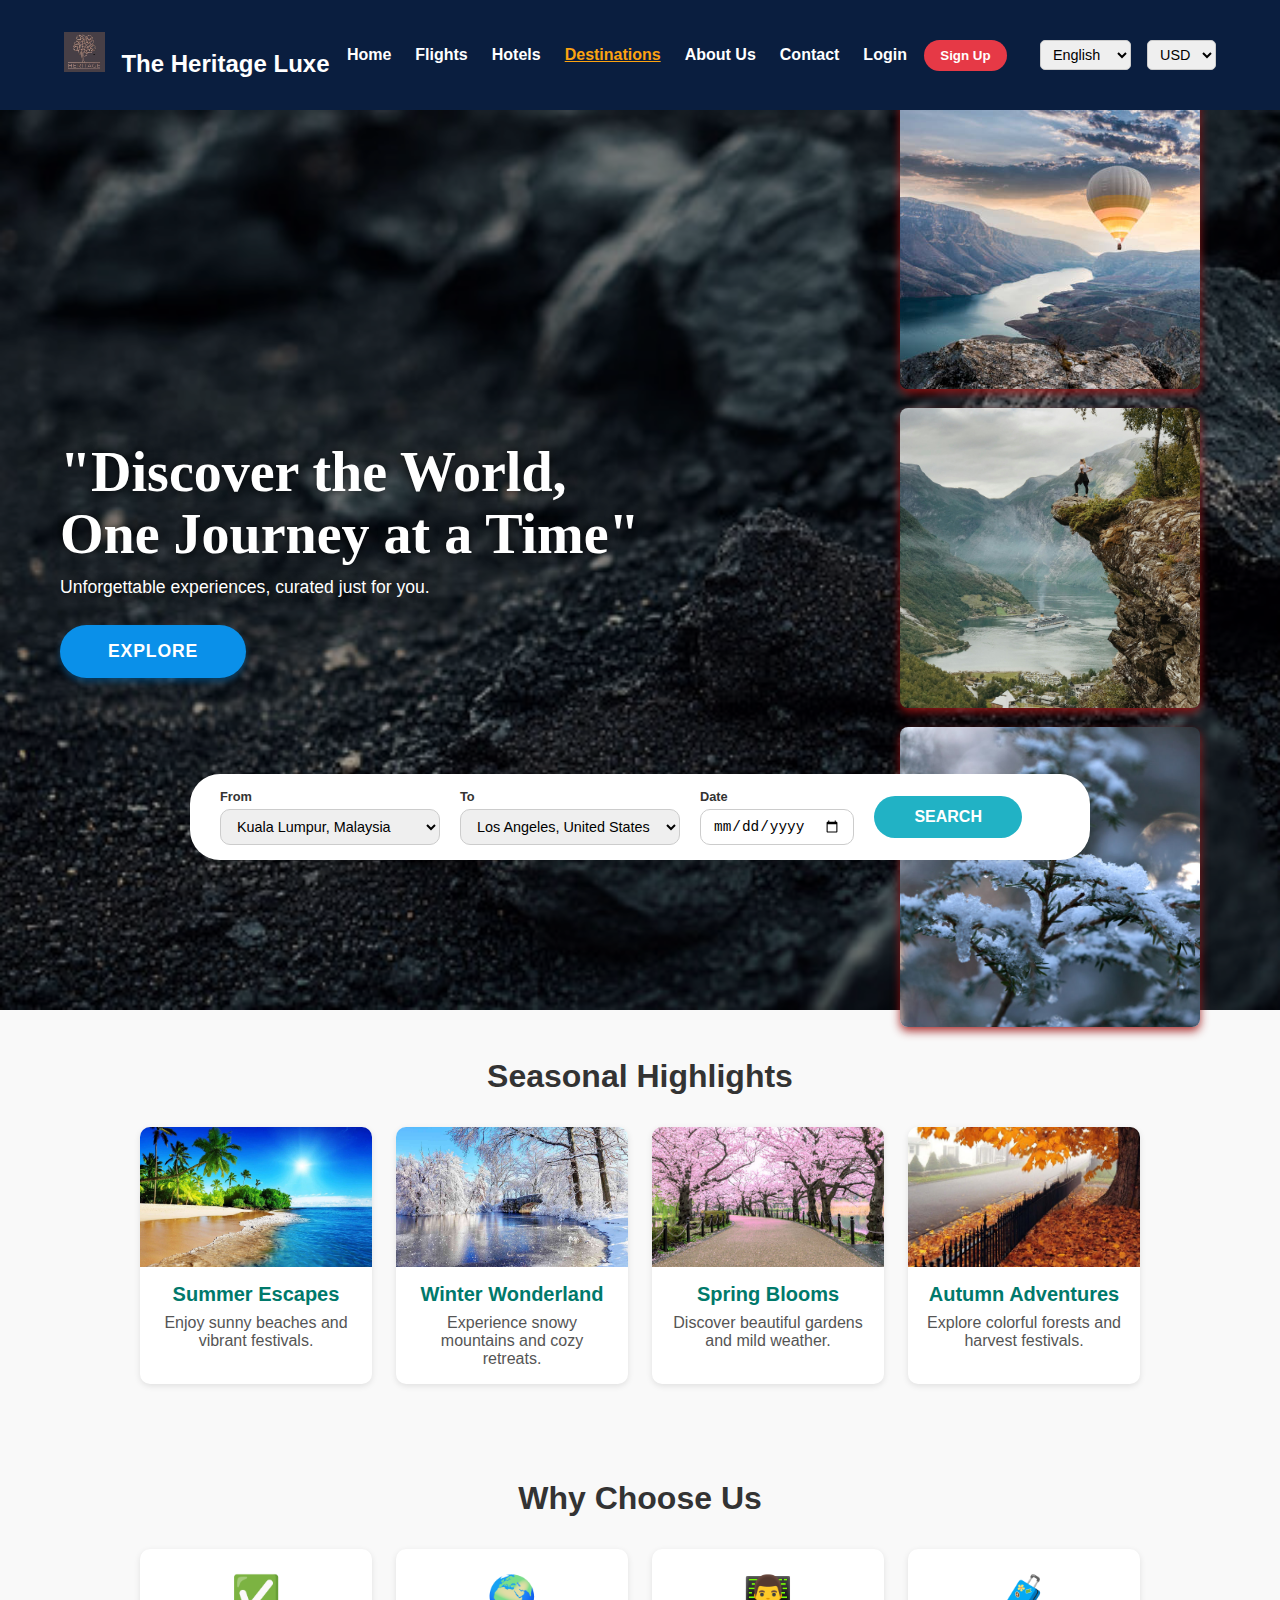
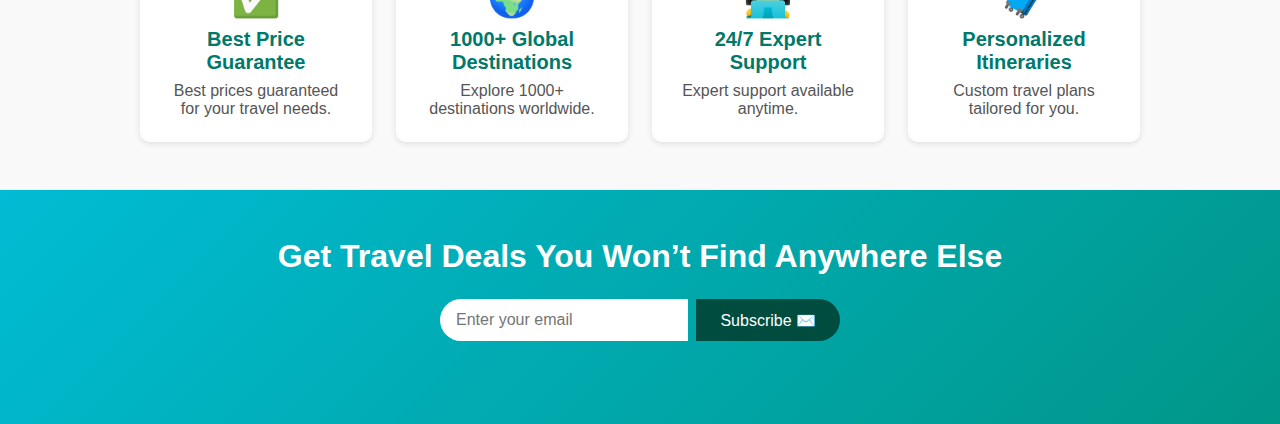
<file: index.html>
<!DOCTYPE html>
<html lang="en">
<head>
    <meta charset="UTF-8" />
    <meta name="viewport" content="width=device-width, initial-scale=1" />
    <title>Vacation</title>
    <link rel="stylesheet" href="css/landing-page.css" />
    <link rel="html">
</head>
<body>
    <header>
        <div class="top-nav">
            <div class="logo">
                <img src="images/logo-new.png" alt="The Heritage Luxe Logo" style="height: 40px; width: auto; margin-right: 10px;" />
                The Heritage Luxe
            </div>
            <nav>
                <ul class="nav-links">
                    <li><a href="index.html">Home</a></li>
                    <li><a href="flights.html">Flights</a></li>
                    <li><a href="hotels.html">Hotels</a></li>
                    <li><a href="destinations.html" class="active">Destinations</a></li>
                    <li><a href="about-us.html">About Us</a></li>
                    <li><a href="contact.html">Contact</a></li>
                    <li><a href="auth.html">Login</a></li>
                </ul>
            </nav>
            <button class="sign-up-btn" onclick="window.location.href='auth.html'">Sign Up</button>
            
            <!-- Language and Currency Selectors -->
            <div class="selectors">
                <label for="language-select" class="visually-hidden">Select Language</label>
                <select id="language-select" aria-label="Select Language">
                    <option value="en" selected>English</option>
                    <option value="es">Spanish</option>
                    <option value="fr">French</option>
                    <option value="de">German</option>
                </select>

                <label for="currency-select" class="visually-hidden">Select Currency</label>
                <select id="currency-select" aria-label="Select Currency">
                    <option value="usd" selected>USD</option>
                    <option value="eur">EUR</option>
                    <option value="gbp">GBP</option>
                    <option value="inr">INR</option>
                </select>
            </div>
        </div>
        </div>
    </header>

    <main>
        <section class="main-hero" style="background-image: url('images/index-BG.jpg');">
            <div class="hero-content">
                <h1>"Discover the World, One Journey at a Time"</h1>
                <p> Unforgettable experiences, curated just for you.</p>
                <button class="cta-btn" onclick="window.location.href='destinations.html'">EXPLORE</button>
            </div>
            <div class="side-thumbnails" aria-label="Travel destination thumbnails">
                <div class="thumbnail-slide active" data-caption="Thumbnail 1">
                    <img src="images/thumbnail1.jpg" alt="Thumbnail 1" />
                </div>
                <div class="thumbnail-slide" data-caption="Thumbnail 2">
                    <img src="images/thumbnail2.jpg" alt="Thumbnail 2" />
                </div>
                <div class="thumbnail-slide" data-caption="Thumbnail 3">
                    <img src="images/thumbnail3.jpg" alt="Thumbnail 3" />
                </div>
            </div>
        </section>

        <form class="search-bar" id="flightForm" aria-label="Search for flights and destinations" action="flights.html" method="GET">
            <div class="input-group">
                <label for="from">From</label>
                <select id="from" name="from">
                    <option value="kuala-lumpur">Kuala Lumpur, Malaysia</option>
                    <option value="los-angeles">Los Angeles, United States</option>
                    <option value="new-york">New York, United States</option>
                </select>
            </div>
            <div class="input-group">
                <label for="to">To</label>
                <select id="to" name="to">
                    <option value="los-angeles">Los Angeles, United States</option>
                    <option value="kuala-lumpur">Kuala Lumpur, Malaysia</option>
                    <option value="new-york">New York, United States</option>
                </select>
            </div>
            <div class="input-group">
                <label for="date">Date</label>
                <input type="date" id="date" name="date" />
            </div>
            <button class="search-btn" type="submit">SEARCH</button>
        </form>
         <!-- Seasonal Highlights Section -->
        <section class="seasonal-highlights" aria-label="Seasonal Travel Highlights">
            <h2>Seasonal Highlights</h2>
            <div class="highlights-grid">
                <div class="highlight-card">
                    <img src="images/summer-escape.jpg" alt="Summer Escape" />
                    <h3>Summer Escapes</h3>
                    <p>Enjoy sunny beaches and vibrant festivals.</p>
                </div>
                <div class="highlight-card">
                    <img src="images/winter-wonderland.jpg" alt="Winter Wonderland" />
                    <h3>Winter Wonderland</h3>
                    <p>Experience snowy mountains and cozy retreats.</p>
                </div>
                <div class="highlight-card">
                    <img src="images/spring-blossoms.jpg" alt="Spring Blooms" />
                    <h3>Spring Blooms</h3>
                    <p>Discover beautiful gardens and mild weather.</p>
                </div>
                <div class="highlight-card">
                    <img src="images/autumn-adventures.jpg" alt="Autumn Adventures" />
                    <h3>Autumn Adventures</h3>
                    <p>Explore colorful forests and harvest festivals.</p>
                </div>
            </div>
        </section>

        <!-- Why Choose Us Section -->
        <section class="why-choose-us" aria-label="Why Choose Us">
            <h2>Why Choose Us</h2>
            <div class="features-grid">
                <div class="feature-card" tabindex="0">
                    <div class="icon" aria-hidden="true">✅</div>
                    <h3>Best Price Guarantee</h3>
                    <p>Best prices guaranteed for your travel needs.</p>
                </div>
                <div class="feature-card" tabindex="0">
                    <div class="icon" aria-hidden="true">🌍</div>
                    <h3>1000+ Global Destinations</h3>
                    <p>Explore 1000+ destinations worldwide.</p>
                </div>
                <div class="feature-card" tabindex="0">
                    <div class="icon" aria-hidden="true">👨‍💻</div>
                    <h3>24/7 Expert Support</h3>
                    <p>Expert support available anytime.</p>
                </div>
                <div class="feature-card" tabindex="0">
                    <div class="icon" aria-hidden="true">🧳</div>
                    <h3>Personalized Itineraries</h3>
                    <p>Custom travel plans tailored for you.</p>
                </div>
            </div>
        </section>
        <!-- Newsletter Signup Section -->
        <section class="newsletter-signup" aria-label="Newsletter Signup">
            <h2>Get Travel Deals You Won’t Find Anywhere Else</h2>
            <form id="newsletter-form" novalidate>
                <div class="form-group">
                    <label for="email" class="visually-hidden">Email address</label>
                    <input type="email" id="email" name="email" placeholder="Enter your email" required aria-required="true" />
                    <button type="submit" class="newsletter-cta-btn">Subscribe ✉️</button>
                </div>
                <div id="form-message" role="alert" aria-live="polite"></div>
            </form>
        </section>
    </main>
    <script src="js/script-main.js"></script>
</body>
</html>
</file>
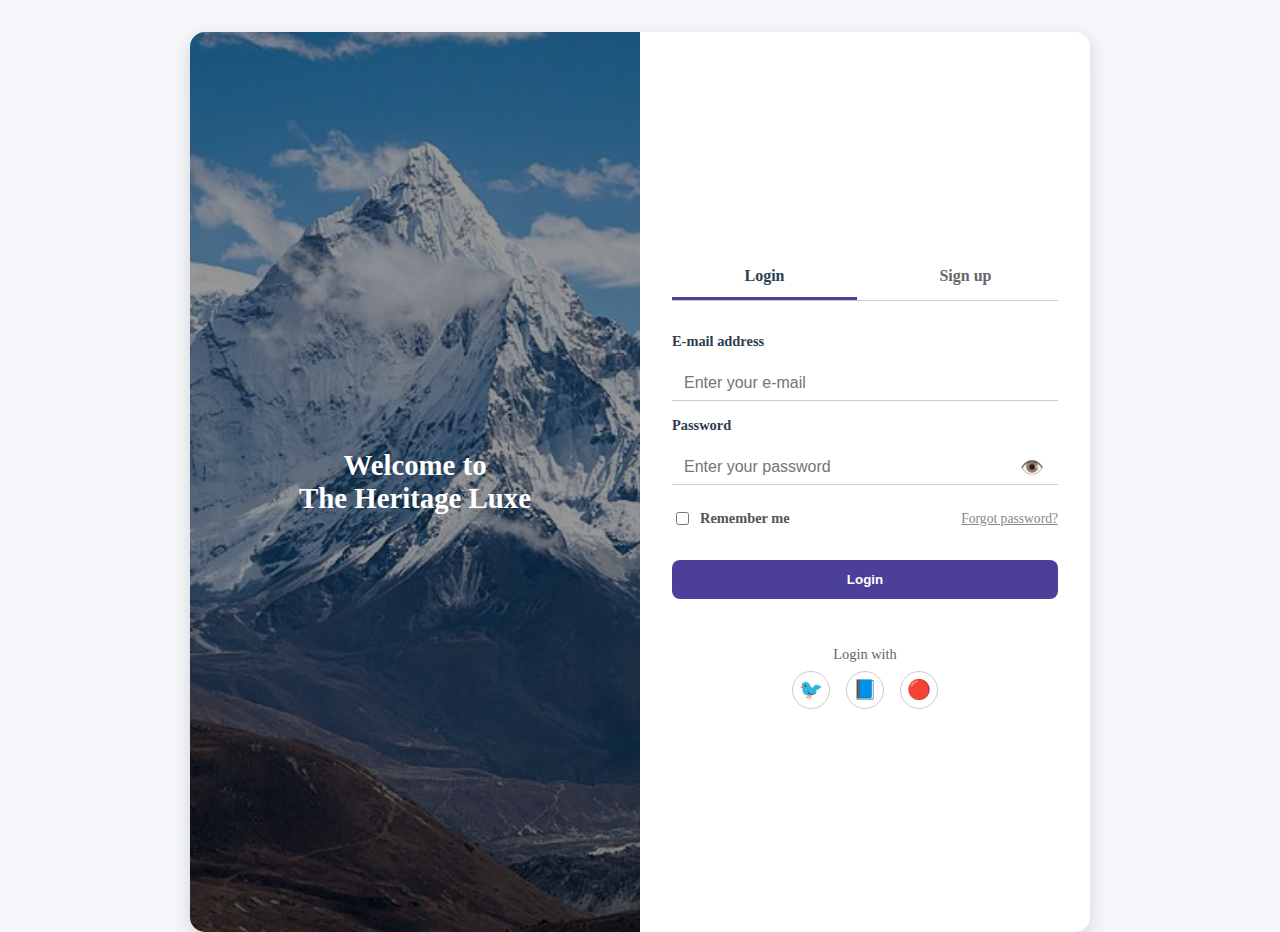
<file: auth.html>
<!DOCTYPE html>
<html lang="en">
<head>
    <meta charset="UTF-8" />
    <meta name="viewport" content="width=device-width, initial-scale=1" />
    <title>Login / Signup - TravelGuide</title>
    <link rel="stylesheet" href="css/styles.css" />
    <style>
        /* New styles for combined login/signup page */
        body, html {
            height: 100%;
            margin: 0;
            font-family: 'Times New Roman', Times, serif, Verdana, sans-serif;
            background: #f5f7fa;
            color: #333;
        }
        .auth-wrapper {
            display: flex;
            height: 100vh;
            max-width: 900px;
            margin: 2rem auto;
            box-shadow: 0 6px 20px rgba(0,0,0,0.15);
            border-radius: 15px;
            overflow: hidden;
            background: white;
        }
        .auth-left {
            flex: 1;
            background: url('images/slide3.jpg') center center/cover no-repeat;
            position: relative;
            display: flex;
            justify-content: center;
            align-items: center;
            color: white;
            font-weight: 700;
            font-size: 1.8rem;
            text-align: center;
            padding: 2rem;
        }
        .auth-left::before {
            content: "";
            position: absolute;
            inset: 0;
            background: rgba(0,0,0,0.4);
            z-index: 0;
        }
        .auth-left > div {
            position: relative;
            z-index: 1;
        }
        .auth-right {
            flex: 1;
            padding: 3rem 2rem;
            display: flex;
            flex-direction: column;
            justify-content: center;
        }
        .tabs {
            display: flex;
            gap: 1rem;
            margin-bottom: 2rem;
            border-bottom: 1px solid #ccc;
        }
        .tab {
            flex: 1;
            padding: 0.75rem 0;
            text-align: center;
            font-weight: 700;
            cursor: pointer;
            border-bottom: 3px solid transparent;
            color: #666;
            transition: color 0.3s ease, border-color 0.3s ease;
        }
        .tab.active {
            color: #2c3e50;
            border-color: #4b3f99;
        }
        form {
            display: none;
            flex-direction: column;
            gap: 1rem;
        }
        form.active {
            display: flex;
        }
        label {
            font-weight: 600;
            font-size: 0.9rem;
            color: #2c3e50;
        }
        input[type="text"],
        input[type="email"],
        input[type="password"] {
            padding: 0.5rem 0.75rem;
            font-size: 1rem;
            border: none;
            border-bottom: 1px solid #ccc;
            outline: none;
            transition: border-color 0.3s ease;
        }
        input[type="text"]:focus,
        input[type="email"]:focus,
        input[type="password"]:focus {
            border-color: #4b3f99;
        }
        .password-wrapper {
            position: relative;
            display: flex;
            align-items: center;
        }
        .password-wrapper input {
            flex: 1;
        }
        .toggle-password {
            background: none;
            border: none;
            cursor: pointer;
            font-size: 1.2rem;
            position: absolute;
            right: 0.5rem;
            color: #888;
        }
        .checkbox-container {
            display: flex;
            align-items: center;
            gap: 0.5rem;
            font-size: 0.9rem;
            color: #555;
        }
        .checkbox-container input {
            cursor: pointer;
        }
        .forgot-password {
            margin-left: auto;
            font-size: 0.85rem;
            color: #888;
            cursor: pointer;
            text-decoration: underline;
        }
        button.submit-btn {
            background-color: #4b3f99;
            color: white;
            border: none;
            padding: 0.75rem;
            border-radius: 8px;
            font-weight: 700;
            cursor: pointer;
            transition: background-color 0.3s ease;
            margin-top: 1rem;
        }
        button.submit-btn:hover {
            background-color: #3a2e7d;
        }
        .social-login {
            margin-top: 2rem;
            text-align: center;
        }
        .social-login p {
            margin-bottom: 0.5rem;
            color: #666;
            font-size: 0.9rem;
        }
        .social-icons {
            display: flex;
            justify-content: center;
            gap: 1rem;
        }
        .social-icon {
            width: 36px;
            height: 36px;
            border-radius: 50%;
            border: 1px solid #ccc;
            display: flex;
            justify-content: center;
            align-items: center;
            cursor: pointer;
            font-size: 1.2rem;
            color: #555;
            transition: background-color 0.3s ease, color 0.3s ease;
        }
        .social-icon:hover {
            background-color: #4b3f99;
            color: white;
            border-color: #4b3f99;
        }
    </style>
</head>
<body>
    <div class="auth-wrapper">
        <div class="auth-left">
            <div>Welcome to<br />The Heritage Luxe</div>
        </div>
        <div class="auth-right">
            <div class="tabs">
                <div class="tab active" id="login-tab">Login</div>
                <div class="tab" id="signup-tab">Sign up</div>
            </div>
            <form id="login-form" class="active">
                <label for="login-email">E-mail address</label>
                <input type="email" id="login-email" name="login-email" placeholder="Enter your e-mail" required />
                <label for="login-password">Password</label>
                <div class="password-wrapper">
                    <input type="password" id="login-password" name="login-password" placeholder="Enter your password" required />
                    <button type="button" class="toggle-password" aria-label="Show/Hide Password">👁️</button>
                </div>
                <div style="display:flex; justify-content: space-between; align-items: center; margin-top: 0.5rem;">
                    <label class="checkbox-container"><input type="checkbox" name="remember-me" /> Remember me</label>
                    <a href="#" class="forgot-password">Forgot password?</a>
                </div>
                <button type="submit" class="submit-btn">Login</button>
            </form>
            <form id="signup-form">
                <label for="signup-email">E-mail address</label>
                <input type="email" id="signup-email" name="signup-email" placeholder="Enter your e-mail" required />
                <label for="signup-password">Password</label>
                <div class="password-wrapper">
                    <input type="password" id="signup-password" name="signup-password" placeholder="Enter your password" required />
                    <button type="button" class="toggle-password" aria-label="Show/Hide Password">👁️</button>
                </div>
                <label for="signup-confirm-password">Confirm Password</label>
                <div class="password-wrapper">
                    <input type="password" id="signup-confirm-password" name="signup-confirm-password" placeholder="Confirm your password" required />
                    <button type="button" class="toggle-password" aria-label="Show/Hide Password">👁️</button>
                </div>
                <button type="submit" class="submit-btn">Sign up</button>
            </form>
            <div class="social-login">
                <p>Login with</p>
                <div class="social-icons">
                    <div class="social-icon" aria-label="Login with Twitter">🐦</div>
                    <div class="social-icon" aria-label="Login with Facebook">📘</div>
                    <div class="social-icon" aria-label="Login with Google">🔴</div>
                </div>
            </div>
        </div>
    </div>
    <script>
        // Tab switching logic
        const loginTab = document.getElementById('login-tab');
        const signupTab = document.getElementById('signup-tab');
        const loginForm = document.getElementById('login-form');
        const signupForm = document.getElementById('signup-form');

        loginTab.addEventListener('click', () => {
            loginTab.classList.add('active');
            signupTab.classList.remove('active');
            loginForm.classList.add('active');
            signupForm.classList.remove('active');
        });

        signupTab.addEventListener('click', () => {
            signupTab.classList.add('active');
            loginTab.classList.remove('active');
            signupForm.classList.add('active');
            loginForm.classList.remove('active');
        });

        // Password toggle logic
        document.querySelectorAll('.toggle-password').forEach(button => {
            button.addEventListener('click', () => {
                const input = button.previousElementSibling;
                if (input.type === 'password') {
                    input.type = 'text';
                    button.textContent = '🙈';
                } else {
                    input.type = 'password';
                    button.textContent = '👁️';
                }
            });
        });
    </script>
</body>
</html>
</file>
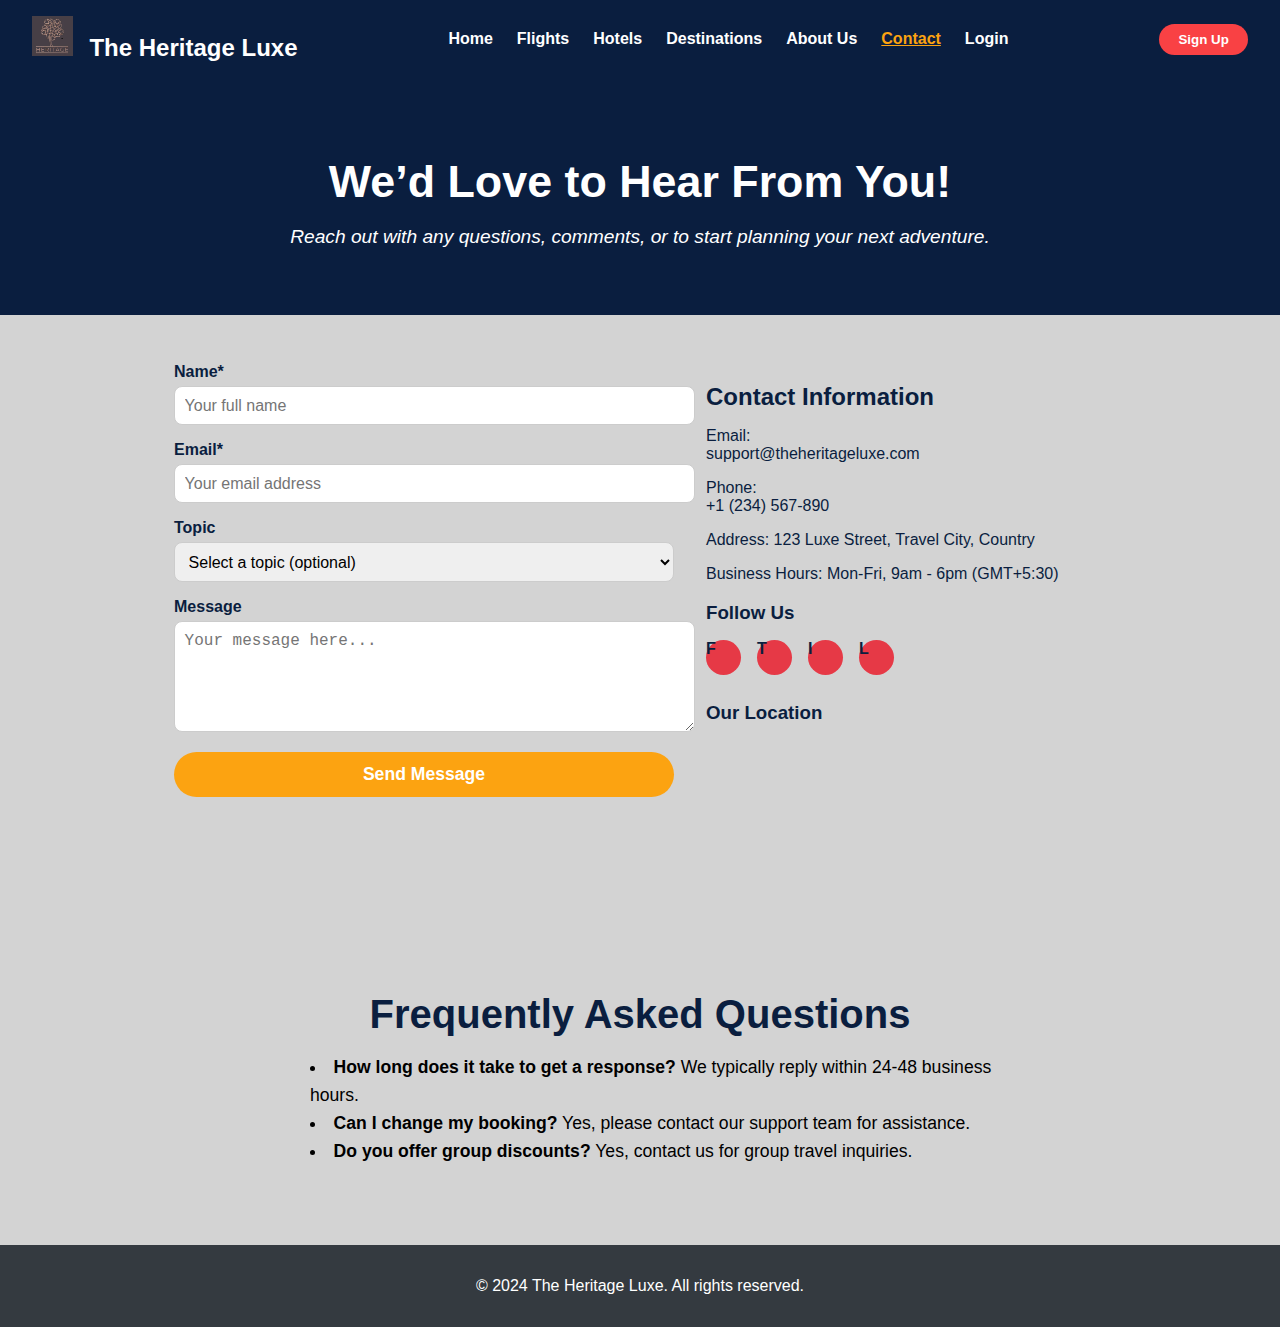
<file: contact.html>
<!DOCTYPE html>
<html lang="en">
    <head>
        <meta charset="UTF-8" />
        <meta name="viewport" content="width=device-width, initial-scale=1" />
        <title>Contact - The Heritage Luxe</title>
        <link rel="stylesheet" href="css/styles.css" />
        <link rel="stylesheet" href="css/about-contact-destinations.css" />
    </head>
<body>
    <header>
        <div class="top-nav sticky">
            <div class="logo">
                <img src="images/logo-new.png" alt="The Heritage Luxe Logo" style="height: 40px; width: auto; margin-right: 10px;" />
                The Heritage Luxe
            </div>
            <nav>
                <ul class="nav-links">
                    <li><a href="index.html">Home</a></li>
                    <li><a href="flights.html">Flights</a></li>
                    <li><a href="hotels.html">Hotels</a></li>
                    <li><a href="destinations.html">Destinations</a></li>
                    <li><a href="about-us.html">About Us</a></li>
                    <li><a href="contact.html" class="active">Contact</a></li>
                    <li><a href="auth.html">Login</a></li>
                </ul>
            </nav>
            <button class="sign-up-btn" onclick="window.location.href='auth.html'">Sign Up</button>
        </div>
    </header>

    <main>
        <section class="contact-hero">
            <h1>We’d Love to Hear From You!</h1>
            <p>Reach out with any questions, comments, or to start planning your next adventure.</p>
        </section>

        <section class="contact-content">
            <div class="contact-form-container">
                <form id="contactForm" class="contact-form">
                    <label for="name">Name<span class="required">*</span></label>
                    <input type="text" id="name" name="name" placeholder="Your full name" required />

                    <label for="email">Email<span class="required">*</span></label>
                    <input type="email" id="email" name="email" placeholder="Your email address" required />

                    <label for="topic">Topic</label>
                    <select id="topic" name="topic">
                        <option value="">Select a topic (optional)</option>
                        <option value="general">General Inquiry</option>
                        <option value="booking">Booking Support</option>
                        <option value="feedback">Feedback</option>
                    </select>

                    <label for="message">Message</label>
                    <textarea id="message" name="message" placeholder="Your message here..." rows="5"></textarea>

                    <button type="submit" class="submit-btn">Send Message</button>
                </form>
                <div id="formMessage" class="form-message"></div>
            </div>

            <div class="contact-info">
                <h2>Contact Information</h2>
                <p>Email: <a href="mailto:support@theheritageluxe.com">support@theheritageluxe.com</a></p>
                <p>Phone: <a href="tel:+1234567890">+1 (234) 567-890</a></p>
                <p>Address: 123 Luxe Street, Travel City, Country</p>
                <p>Business Hours: Mon-Fri, 9am - 6pm (GMT+5:30)</p>

                <h3>Follow Us</h3>
                <div class="social-links">
                    <a href="#" class="social-btn facebook" aria-label="Facebook">F</a>
                    <a href="#" class="social-btn twitter" aria-label="Twitter">T</a>
                    <a href="#" class="social-btn instagram" aria-label="Instagram">I</a>
                    <a href="#" class="social-btn linkedin" aria-label="LinkedIn">L</a>
                </div>

                <h3>Our Location</h3>
                <iframe src="https://www.google.com/maps/embed?pb=!1m18!..." width="100%" height="200" style="border:0;" allowfullscreen="" loading="lazy"></iframe>
            </div>
        </section>

        <section class="contact-faq">
            <h2>Frequently Asked Questions</h2>
            <ul>
                <li><strong>How long does it take to get a response?</strong> We typically reply within 24-48 business hours.</li>
                <li><strong>Can I change my booking?</strong> Yes, please contact our support team for assistance.</li>
                <li><strong>Do you offer group discounts?</strong> Yes, contact us for group travel inquiries.</li>
            </ul>
        </section>
    </main>

    <!-- Footer -->
    <footer style="background-color: #343a40; color: white; padding: 1rem; text-align: center; margin-top: 2rem;">
        <p>&copy; 2024 The Heritage Luxe. All rights reserved.</p>
    </footer>

    <script src="js/script.js"></script>
</body>
</html>
</file>
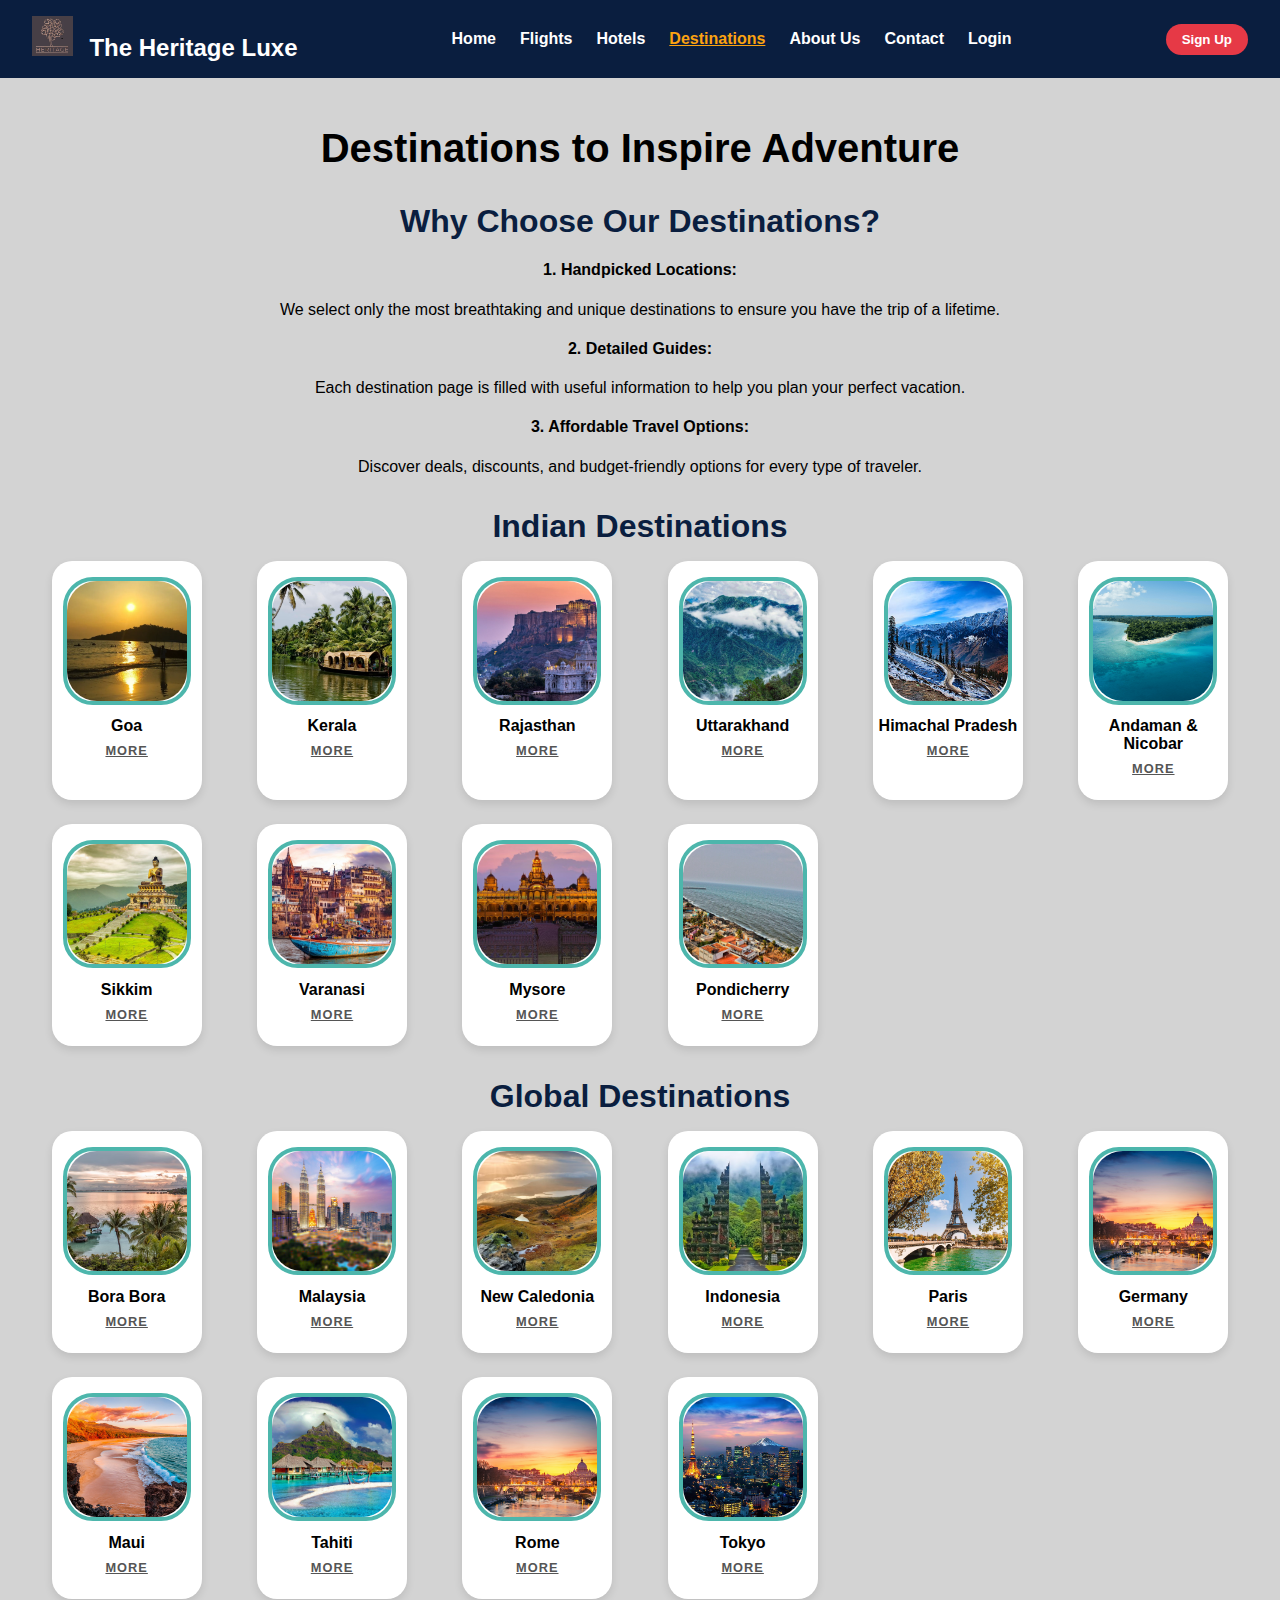
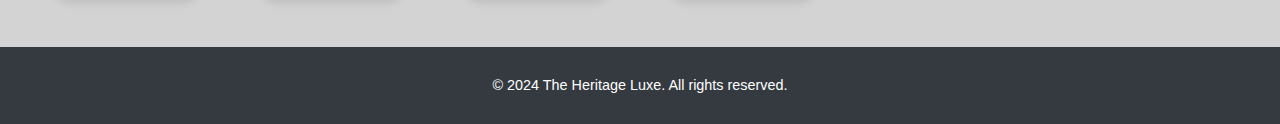
<file: destinations.html>
<!DOCTYPE html>
<html lang="en">
<head>
    <meta charset="UTF-8" />
    <meta name="viewport" content="width=device-width, initial-scale=1" />
    <title>Destinations - The Heritage Luxe</title>
    <link rel="stylesheet" href="css/destinations.css" />
    <link rel="stylesheet" href="css/destinations-modal.css" />

</head>
<body>
    <header>
        <div class="top-nav">
            <div class="logo">
                <img src="images/logo-new.png" alt="The Heritage Luxe Logo" style="height: 40px; width: auto; margin-right: 10px;" />
                The Heritage Luxe
            </div>
            <nav>
                <ul class="nav-links">
                    <li><a href="index.html">Home</a></li>
                    <li><a href="flights.html">Flights</a></li>
                    <li><a href="hotels.html">Hotels</a></li>
                    <li><a href="destinations.html" class="active">Destinations</a></li>
                    <li><a href="about-us.html">About Us</a></li>
                    <li><a href="contact.html">Contact</a></li>
                    <li><a href="auth.html">Login</a></li>
                </ul>
            </nav>
            <button class="sign-up-btn" onclick="window.location.href='auth.html'">Sign Up</button>
        </div>
    </header>

    <main>
        <section class="destinations-section">
            <h1>Destinations to Inspire Adventure</h1>
            <p class="intro-text">
               <h2> Why Choose Our Destinations?</h2>
                    <h4>1. Handpicked Locations:</h4><p> We select only the most breathtaking and unique destinations to ensure you have the trip of a lifetime.</p>

                    <h4>2. Detailed Guides:</h4><p> Each destination page is filled with useful information to help you plan your perfect vacation.</p>

                    <h4>3. Affordable Travel Options:</h4><p> Discover deals, discounts, and budget-friendly options for every type of traveler.<p>
            </p>

            <h2>Indian Destinations</h2>
            <div class="destinations-grid">
                <div class="destination-card">
                    <div class="image-wrapper">
                        <img src="images/goa.jpg" alt="Goa" loading="lazy" />
                    </div>
                    <h3>Goa</h3>
                    <a href="#" class="more-link">MORE</a>
                </div>
                <div class="destination-card">
                    <div class="image-wrapper">
                        <img src="images/kerela.jpg" alt="Kerala" loading="lazy" />
                    </div>
                    <h3>Kerala</h3>
                    <a href="#" class="more-link">MORE</a>
                </div>
                <div class="destination-card">
                    <div class="image-wrapper">
                        <img src="images/rajasthan.jpg" alt="Rajasthan" loading="lazy" />
                    </div>
                    <h3>Rajasthan</h3>
                    <a href="#" class="more-link">MORE</a>
                </div>
                <div class="destination-card">
                    <div class="image-wrapper">
                        <img src="images/uttrakhand.jpg" alt="Uttarakhand" loading="lazy" />
                    </div>
                    <h3>Uttarakhand</h3>
                    <a href="#" class="more-link">MORE</a>
                </div>
                <div class="destination-card">
                    <div class="image-wrapper">
                        <img src="images/himachal-pradesh.jpg" alt="Himachal Pradesh" loading="lazy" />
                    </div>
                    <h3>Himachal Pradesh</h3>
                    <a href="#" class="more-link">MORE</a>
                </div>
                <div class="destination-card">
                    <div class="image-wrapper">
                        <img src="images/andaman.jpg" alt="Andaman & Nicobar" loading="lazy" />
                    </div>
                    <h3>Andaman & Nicobar</h3>
                    <a href="#" class="more-link">MORE</a>
                </div>
                <div class="destination-card">
                    <div class="image-wrapper">
                        <img src="images/sikkim.jpg" alt="Sikkim" loading="lazy" />
                    </div>
                    <h3>Sikkim</h3>
                    <a href="#" class="more-link">MORE</a>
                </div>
                <div class="destination-card">
                    <div class="image-wrapper">
                        <img src="images/varanasi.jpg" alt="Varanasi" loading="lazy" />
                    </div>
                    <h3>Varanasi</h3>
                    <a href="#" class="more-link">MORE</a>
                </div>
                <div class="destination-card">
                    <div class="image-wrapper">
                        <img src="images/mysore.jpg" alt="Mysore" loading="lazy" />
                    </div>
                    <h3>Mysore</h3>
                    <a href="#" class="more-link">MORE</a>
                </div>
                <div class="destination-card">
                    <div class="image-wrapper">
                        <img src="images/pondicherry.jpg" alt="Pondicherry" loading="lazy" />
                    </div>
                    <h3>Pondicherry</h3>
                    <a href="#" class="more-link">MORE</a>
                </div>
            </div>

            <h2>Global Destinations</h2>
            <div class="destinations-grid">
                <div class="destination-card">
                    <div class="image-wrapper">
                        <img src="images/bora-bora.jpg" alt="Bora Bora" loading="lazy" />
                    </div>
                    <h3>Bora Bora</h3>
                    <a href="#" class="more-link">MORE</a>
                </div>
                <div class="destination-card">
                    <div class="image-wrapper">
                        <img src="images/malaysia.jpg" alt="Malaysia" loading="lazy" />
                    </div>
                    <h3>Malaysia</h3>
                    <a href="#" class="more-link">MORE</a>
                </div>
                <div class="destination-card">
                    <div class="image-wrapper">
                        <img src="images/caledonia.jpg" alt="New Caledonia" loading="lazy" />
                    </div>
                    <h3>New Caledonia</h3>
                    <a href="#" class="more-link">MORE</a>
                </div>
                <div class="destination-card">
                    <div class="image-wrapper">
                        <img src="images/indonesia.jpg" alt="Indonesia" loading="lazy" />
                    </div>
                    <h3>Indonesia</h3>
                    <a href="#" class="more-link">MORE</a>
                </div>
                <div class="destination-card">
                    <div class="image-wrapper">
                        <img src="images/paris.jpg" alt="Paris" loading="lazy" />
                    </div>
                    <h3>Paris</h3>
                    <a href="#" class="more-link">MORE</a>
                </div>
                <div class="destination-card">
                    <div class="image-wrapper">
                        <img src="images/rome.jpg" alt="Rome" loading="lazy" />
                    </div>
                    <h3>Germany</h3>
                    <a href="#" class="more-link">MORE</a>
                </div>
                <div class="destination-card">
                    <div class="image-wrapper">
                        <img src="images/maui.jpg" alt="Maui" loading="lazy" />
                    </div>
                    <h3>Maui</h3>
                    <a href="#" class="more-link">MORE</a>
                </div>
                <div class="destination-card">
                    <div class="image-wrapper">
                        <img src="images/tahiti.jpg" alt="Tahiti" loading="lazy" />
                    </div>
                    <h3>Tahiti</h3>
                    <a href="#" class="more-link">MORE</a>
                </div>
                <div class="destination-card">
                    <div class="image-wrapper">
                        <img src="images/rome.jpg" alt="Rome" loading="lazy" />
                    </div>
                    <h3>Rome</h3>
                    <a href="#" class="more-link">MORE</a>
                </div>
                <div class="destination-card">
                    <div class="image-wrapper">
                        <img src="images/tokyo.jpg" alt="Tokyo" loading="lazy" />
                    </div>
                    <h3>Tokyo</h3>
                    <a href="#" class="more-link">MORE</a>
                </div>
            </div>
        </section>
    </main>

    <!-- Destination Details Modal -->
    <div id="destinationModal" class="modal" aria-hidden="true" role="dialog" aria-labelledby="modalTitle" aria-describedby="modalDescription">
        <div class="modal-content">
            <button id="modalCloseBtn" class="modal-close" aria-label="Close modal">&times;</button>
            <h2 id="modalTitle"></h2>
            <div id="modalDescription" class="modal-body"></div>
        </div>
    </div>

<!-- Footer -->
    <footer style="background-color: #343a40; color: white; padding: 1rem; text-align: center; margin-top: 2rem;">
        <p>&copy; 2024 The Heritage Luxe. All rights reserved.</p>
    </footer>

    <script src="js/destinations.js"></script>
</body>
</html>
</file>
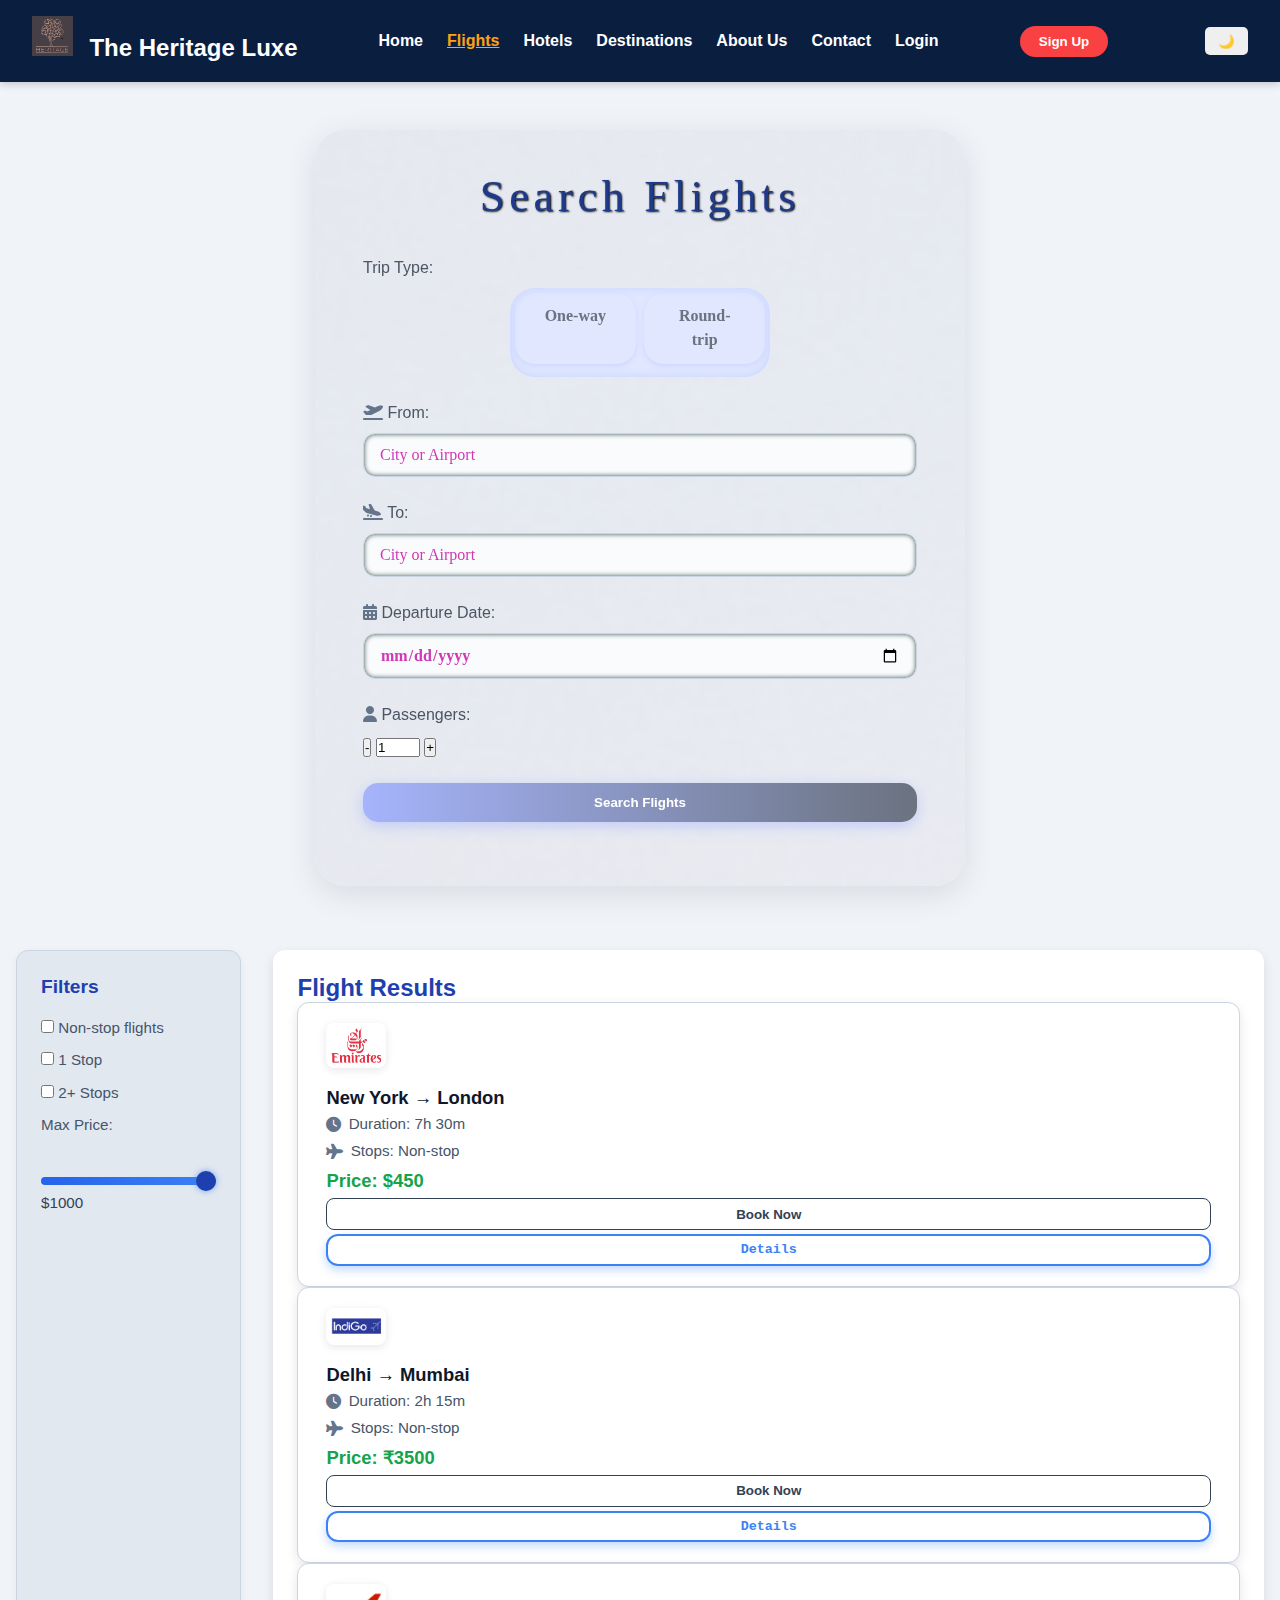
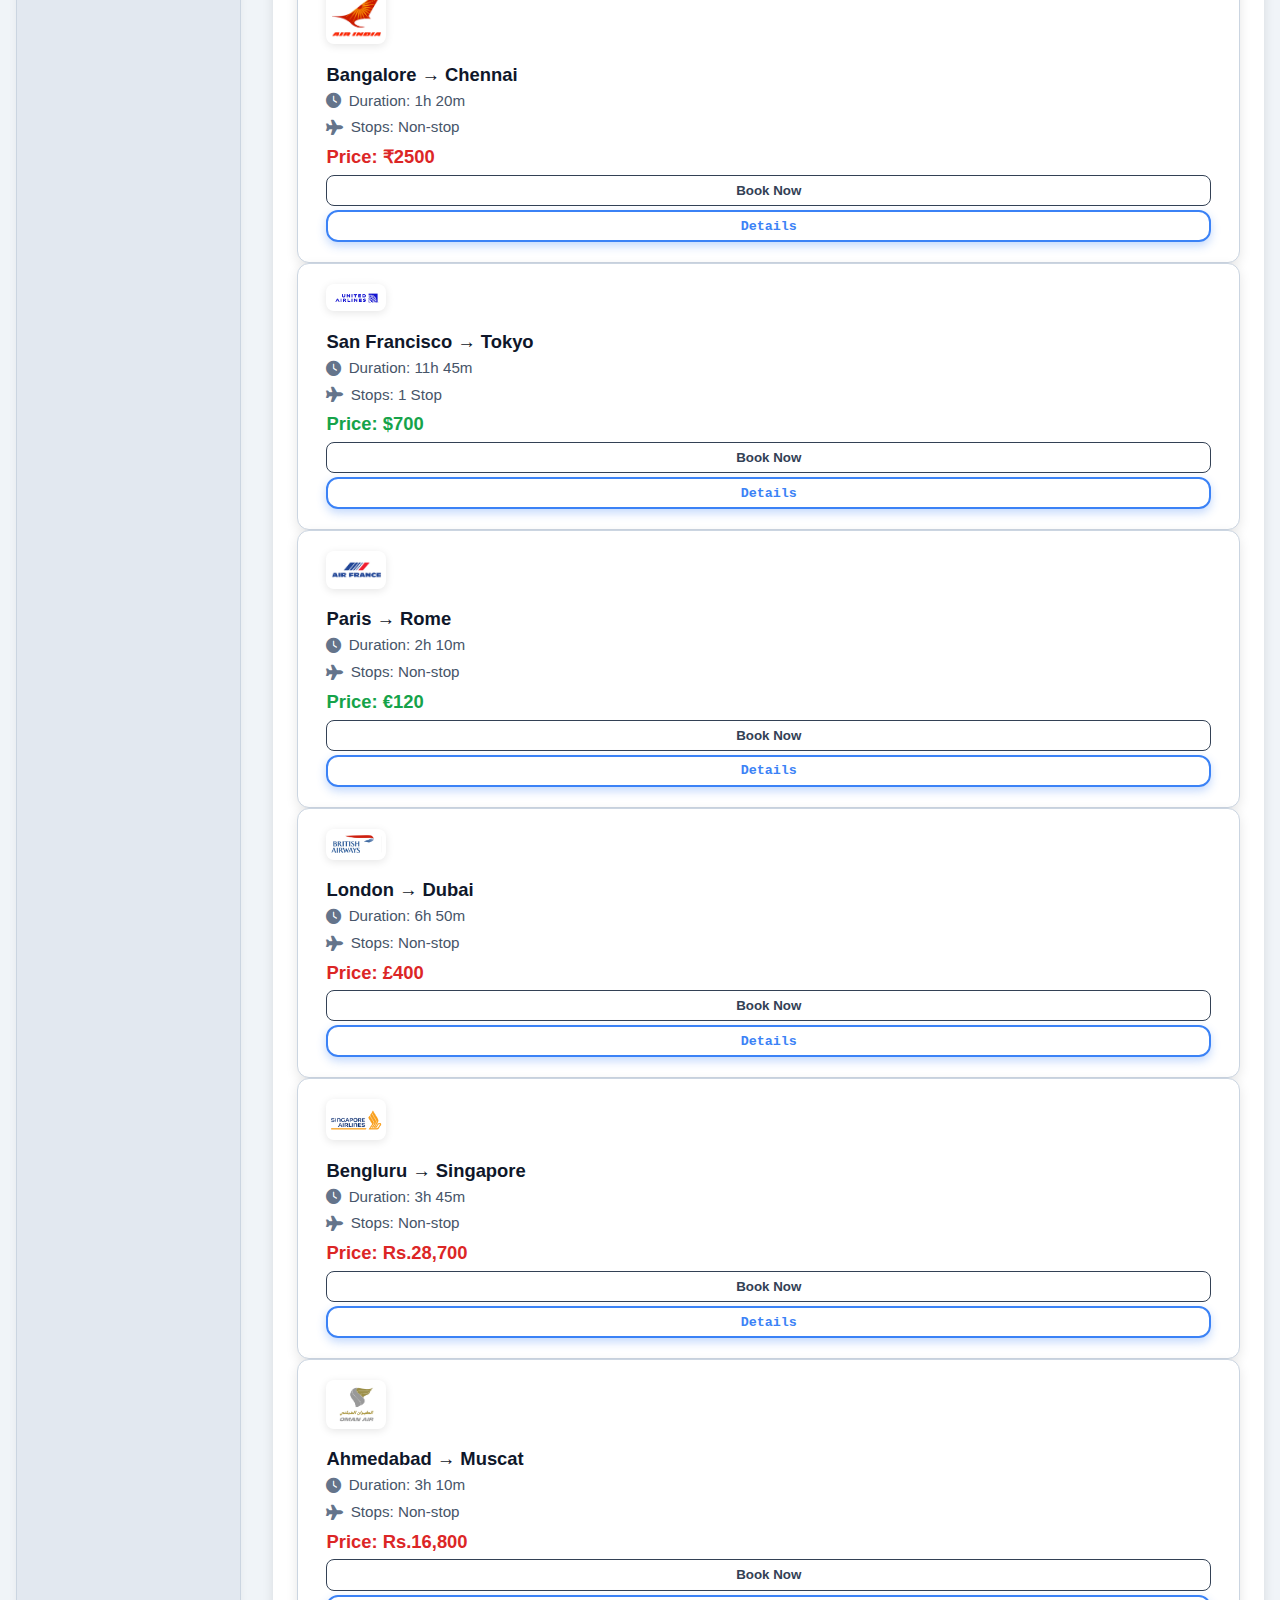
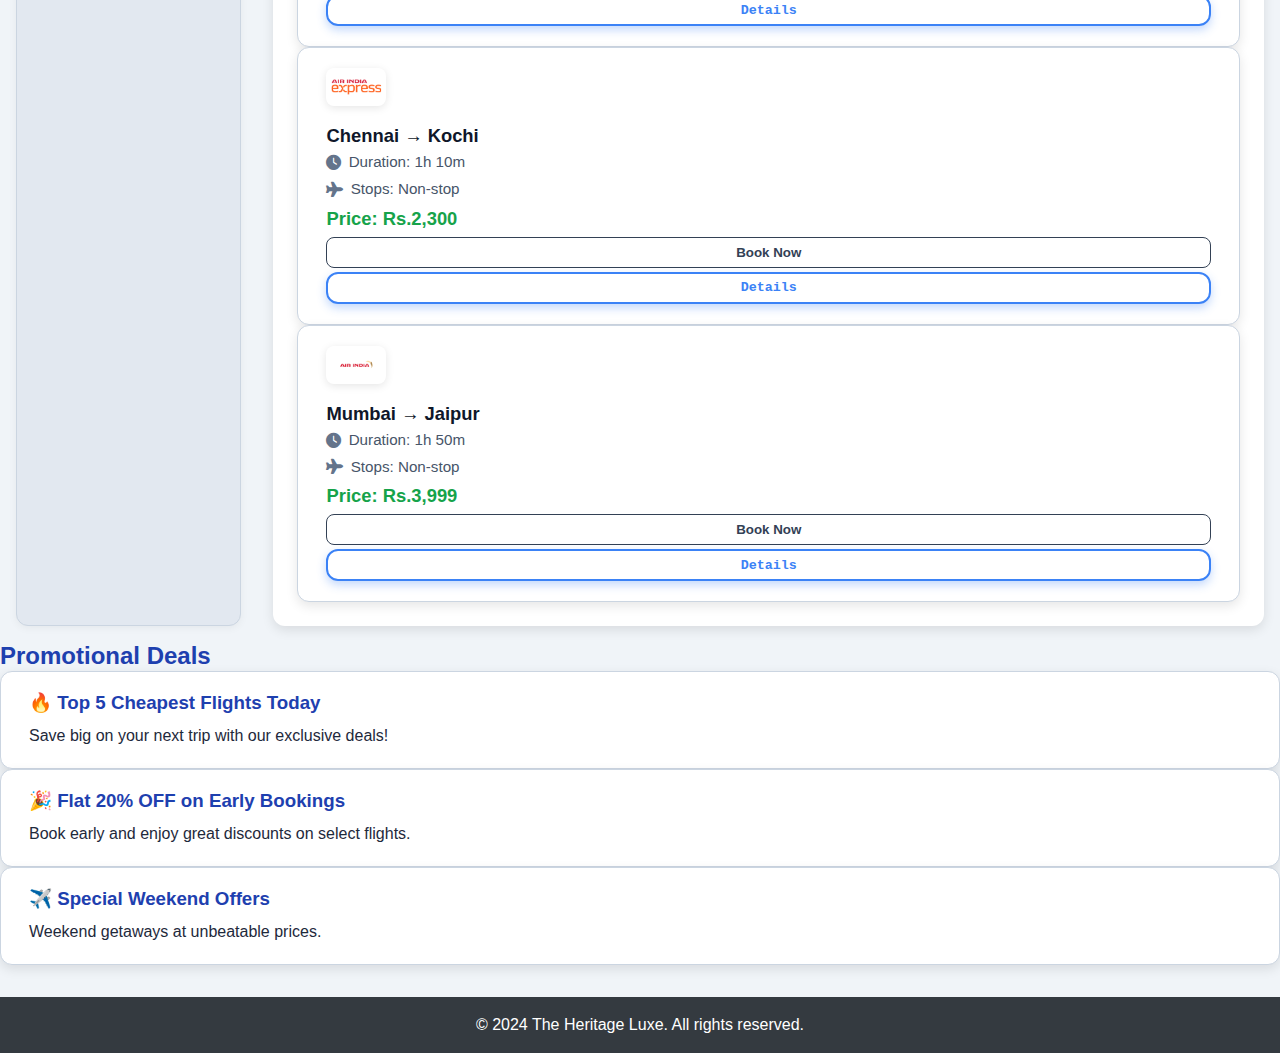
<file: flights.html>
<!DOCTYPE html>
<html lang="en">
    <head>
        <meta charset="UTF-8" />
        <meta name="viewport" content="width=device-width, initial-scale=1" />
        <title>Flights - The Heritage Luxe</title>
        <link rel="stylesheet" href="css/styles.css" />
        <link rel="stylesheet" href="css/flight-details.css" />
        <link rel="stylesheet" href="css/flight-search-skyline-serenity.css" />
        <link rel="stylesheet" href="css/flight-details-modal.css" />
        <link rel="stylesheet" href="https://cdnjs.cloudflare.com/ajax/libs/font-awesome/6.4.0/css/all.min.css" />
    </head>
    <body>
        <!-- Header/Navbar -->
    <header>
        <div class="top-nav sticky">
            <div class="logo">
                <img src="images/logo-new.png" alt="The Heritage Luxe Logo" style="height: 40px; width: auto; margin-right: 10px;" />
                The Heritage Luxe
            </div>
                <nav>
                    <ul class="nav-links">
                        <li><a href="index.html">Home</a></li>
                        <li><a href="flights.html" class="active">Flights</a></li>
                        <li><a href="hotels.html">Hotels</a></li>
                        <li><a href="destinations.html">Destinations</a></li>
                        <li><a href="about-us.html">About Us</a></li>
                        <li><a href="contact.html">Contact</a></li>
                        <li><a href="auth.html">Login</a></li>
                    </ul>
                </nav>
                <button class="sign-up-btn" onclick="window.location.href='auth.html'">Sign Up</button>
                <button id="darkModeToggle" aria-label="Toggle Dark Mode" title="Toggle Dark Mode" style="margin-left: 1rem; padding: 0.4rem 0.8rem; border-radius: 5px; border: none; cursor: pointer;">🌙</button>
            </div>
        </header>

    <main>
        <!-- Flight Search Form -->
        <section class="flight-search-form">
            <h2>Search Flights</h2>
            <form id="searchForm" class="search-form">
                <div class="form-group">
                    <label for="tripType">Trip Type:</label>
                    <div id="tripType" class="trip-type-selector">
                        <label><input type="radio" name="tripType" value="oneway" checked> One-way</label>
                        <label><input type="radio" name="tripType" value="roundtrip"> Round-trip</label>
                    </div>
                </div>
                <div class="form-group">
                    <label for="from"><i class="fa-solid fa-plane-departure"></i> From:</label>
                    <input type="text" id="from" name="from" placeholder="City or Airport" required />
                </div>
                <div class="form-group">
                    <label for="to"><i class="fa-solid fa-plane-arrival"></i> To:</label>
                    <input type="text" id="to" name="to" placeholder="City or Airport" required />
                </div>
                <div class="form-group">
                    <label for="departureDate"><i class="fa-solid fa-calendar-days"></i> Departure Date:</label>
                    <input type="date" id="departureDate" name="departureDate" required />
                </div>
                <div class="form-group" id="returnDateGroup" style="display:none;">
                    <label for="returnDate"><i class="fa-solid fa-arrow-rotate-left"></i> Return Date:</label>
                    <input type="date" id="returnDate" name="returnDate" />
                </div>
                <div class="form-group">
                    <label for="passengers"><i class="fa-solid fa-user"></i> Passengers:</label>
                    <div id="passengerSelector" class="passenger-selector">
                        <button type="button" class="passenger-decrement" aria-label="Decrease passengers">-</button>
                        <input type="number" id="passengers" name="passengers" value="1" min="1" max="9" readonly />
                        <button type="button" class="passenger-increment" aria-label="Increase passengers">+</button>
                    </div>
                </div>
                <div class="form-group submit-group">
                    <button type="submit">Search Flights</button>
                </div>
            </form>
        </section>

        <div style="display: flex; gap: 1rem; padding: 1rem;">
            <!-- Filters Sidebar -->
            <aside class="filters-sidebar">
                <h3>Filters</h3>
                <form id="filtersForm">
                    <div>
                        <label><input type="checkbox" name="nonStop" /> Non-stop flights</label>
                    </div>
                    <div>
                        <label><input type="checkbox" name="oneStop" /> 1 Stop</label>
                    </div>
                    <div>
                        <label><input type="checkbox" name="twoPlusStops" /> 2+ Stops</label>
                    </div>
                    <div>
                        <label for="priceRange">Max Price:</label><br/>
                        <input type="range" id="priceRange" name="priceRange" min="0" max="1000" step="10" value="1000" />
                        <span id="priceValue">$1000</span>
                    </div>
                </form>
            </aside>

            <!-- Flight Results -->
            <section class="flight-results" style="flex: 3;">
                <h2>Flight Results</h2>
                <div id="resultsContainer">
                    <!-- Flight result cards will be dynamically inserted here -->
                    <div class="deal-card">
                        <img src="images/airline-logo1.png" alt="Airline Logo" class="airline-logo" />
                        <div class="flight-info">
                            <h3>New York &rarr; London</h3>
                            <p><i class="fa-solid fa-clock"></i> Duration: 7h 30m</p>
                            <p><i class="fa-solid fa-plane"></i> Stops: Non-stop</p>
                            <p class="price green">Price: $450</p>
                            <button class="book-btn">Book Now</button>
                            <button class="details-btn">Details</button>
                        </div>
                        <div class="details-panel" style="display:inside;">
                            <h4>🛫 Essential Flight Details</h4>
                            <p><strong>Airline:</strong> Emirates <img src="images/airline-logo1.png" alt="Emirates Logo" style="height: 70px; vertical-align: middle; margin-left: 5px;" /></p>
                            <p><strong>Flight Number:</strong> EK203</p>
                            <p><strong>Route:</strong> JFK - John F. Kennedy Intl &rarr; LHR - London Heathrow</p>
                            <p><strong>Layovers:</strong> None</p>
                            <h4>📦 Additional Travel Info</h4>
                            <p><strong>Cabin Baggage Allowance:</strong> 7kg</p>
                            <p><strong>Checked Baggage Allowance:</strong> 20kg</p>
                            <p><strong>Extra Baggage Options:</strong> Available for purchase</p>
                            <h4>🛫 Class & Seat Type</h4>
                            <p><strong>Class:</strong> Economy</p>
                            <p><strong>Seat Type:</strong> Standard</p>
                            <h4>📋 Fare Rules</h4>
                            <p><strong>Refundable:</strong> No</p>
                            <p><strong>Free Date Changes:</strong> No</p>
                            <p><strong>Cancellation Fees:</strong> $100</p>
                            <p><strong>Rebooking Policy:</strong> Allowed with fee</p>
                            <h4>✈️ Flight Features / Amenities</h4>
                            <p><strong>Meals Included:</strong> Yes</p>
                            <p><strong>In-flight Entertainment:</strong> Movies, Music</p>
                            <p><strong>Wi-Fi Availability:</strong> Yes</p>
                            <p><strong>Charging Ports:</strong> USB power available</p>
                            <h4>🧾 Pricing & Fees</h4>
                            <p><strong>Base Fare:</strong> $400</p>
                            <p><strong>Taxes & Surcharges:</strong> $30</p>
                            <p><strong>Service Fee:</strong> $20</p>
                            <p><strong>Final Price per Passenger:</strong> $450</p>
                            <h4>📋 Optional Add-ons & Extras</h4>
                            <p><strong>Seat Selection:</strong> Available</p>
                            <p><strong>Meal Preference:</strong> Available</p>
                            <p><strong>Travel Insurance:</strong> Available</p>
                            <p><strong>Priority Check-in / Boarding:</strong> Available</p>
                            <p><strong>Lounge Access:</strong> Available</p>
                            <h4>📍 Real-Time Info</h4>
                            <p><strong>Gate Number:</strong> 12</p>
                            <p><strong>Terminal Number:</strong> 4</p>
                            <p><strong>Status:</strong> On-time</p>
                            <p><strong>Boarding Time:</strong> 14:30 EST</p>
                            <h4>🎯 User-Focused Extras</h4>
                            <p><strong>Airline Rating:</strong> 4.5/5 (3000 reviews)</p>
                            <p><strong>Punctuality Score:</strong> 90%</p>
                            <p><strong>Comfort Rating:</strong> 4/5</p>
                            <h4>✅ Environmental Data</h4>
                            <p><strong>Carbon Emissions:</strong> Lower emissions flight</p>
                            <p><strong>Sustainability Badges:</strong> Certified Green Airline</p>
                        </div>
                    </div>
                    <div class="deal-card">
                        <img src="images/airline-logo2.png" alt="Airline Logo" class="airline-logo" />
                        <div class="flight-info">
                            <h3>Delhi &rarr; Mumbai</h3>
                            <p><i class="fa-solid fa-clock"></i> Duration: 2h 15m</p>
                            <p><i class="fa-solid fa-plane"></i> Stops: Non-stop</p>
                            <p class="price green">Price: ₹3500</p>
                            <button class="book-btn">Book Now</button>
                            <button class="details-btn">Details</button>
                        </div>
                        <div class="details-panel" style="display:none;">
                            <h4>🛫 Essential Flight Details</h4>
                            <p><strong>Airline:</strong> Indigo <img src="images/airline-logo2.png" alt="Indigo Logo" style="height: 70px; vertical-align: middle; margin-left: 5px;" /></p>
                            <p><strong>Flight Number:</strong> 6E123</p>
                            <p><strong>Route:</strong> DEL - Indira Gandhi Intl &rarr; BOM - Chhatrapati Shivaji Intl</p>
                            <p><strong>Layovers:</strong> None</p>
                            <h4>📦 Additional Travel Info</h4>
                            <p><strong>Cabin Baggage Allowance:</strong> 7kg</p>
                            <p><strong>Checked Baggage Allowance:</strong> 15kg</p>
                            <p><strong>Extra Baggage Options:</strong> Available for purchase</p>
                            <h4>🛫 Class & Seat Type</h4>
                            <p><strong>Class:</strong> Economy</p>
                            <p><strong>Seat Type:</strong> Standard</p>
                            <h4>📋 Fare Rules</h4>
                            <p><strong>Refundable:</strong> No</p>
                            <p><strong>Free Date Changes:</strong> No</p>
                            <p><strong>Cancellation Fees:</strong> ₹1000</p>
                            <p><strong>Rebooking Policy:</strong> Allowed with fee</p>
                            <h4>✈️ Flight Features / Amenities</h4>
                            <p><strong>Meals Included:</strong> No</p>
                            <p><strong>In-flight Entertainment:</strong> None</p>
                            <p><strong>Wi-Fi Availability:</strong> No</p>
                            <p><strong>Charging Ports:</strong> USB power available</p>
                            <h4>🧾 Pricing & Fees</h4>
                            <p><strong>Base Fare:</strong> ₹3000</p>
                            <p><strong>Taxes & Surcharges:</strong> ₹300</p>
                            <p><strong>Service Fee:</strong> ₹200</p>
                            <p><strong>Final Price per Passenger:</strong> ₹3500</p>
                            <h4>📋 Optional Add-ons & Extras</h4>
                            <p><strong>Seat Selection:</strong> Available</p>
                            <p><strong>Meal Preference:</strong> Available</p>
                            <p><strong>Travel Insurance:</strong> Available</p>
                            <p><strong>Priority Check-in / Boarding:</strong> Available</p>
                            <p><strong>Lounge Access:</strong> Not Available</p>
                            <h4>📍 Real-Time Info</h4>
                            <p><strong>Gate Number:</strong> 5</p>
                            <p><strong>Terminal Number:</strong> 3</p>
                            <p><strong>Status:</strong> On-time</p>
                            <p><strong>Boarding Time:</strong> 10:30 IST</p>
                            <h4>🎯 User-Focused Extras</h4>
                            <p><strong>Airline Rating:</strong> 4.2/5 (1500 reviews)</p>
                            <p><strong>Punctuality Score:</strong> 88%</p>
                            <p><strong>Comfort Rating:</strong> 3.8/5</p>
                            <h4>✅ Environmental Data</h4>
                            <p><strong>Carbon Emissions:</strong> Standard emissions</p>
                            <p><strong>Sustainability Badges:</strong> None</p>
                        </div>
                    </div>
                    <div class="deal-card">
                        <img src="images/airline-logo3.png" alt="Airline Logo" class="airline-logo" />
                        <div class="flight-info">
                            <h3>Bangalore &rarr; Chennai</h3>
                            <p><i class="fa-solid fa-clock"></i> Duration: 1h 20m</p>
                            <p><i class="fa-solid fa-plane"></i> Stops: Non-stop</p>
                            <p class="price red">Price: ₹2500</p>
                            <button class="book-btn">Book Now</button>
                            <button class="details-btn">Details</button>
                        </div>
                        <div class="details-panel" style="display:none;">
                            <h4>🛫 Essential Flight Details</h4>
                            <p><strong>Airline:</strong> Air India <img src="images/airline-logo3.png" alt="Air India Logo" style="height: 70px; vertical-align: middle; margin-left: 5px;" /></p>
                            <p><strong>Flight Number:</strong> AI456</p>
                            <p><strong>Route:</strong> BLR - Kempegowda Intl &rarr; MAA - Chennai Intl</p>
                            <p><strong>Layovers:</strong> None</p>
                            <h4>📦 Additional Travel Info</h4>
                            <p><strong>Cabin Baggage Allowance:</strong> 8kg</p>
                            <p><strong>Checked Baggage Allowance:</strong> 25kg</p>
                            <p><strong>Extra Baggage Options:</strong> Available for purchase</p>
                            <h4>🛫 Class & Seat Type</h4>
                            <p><strong>Class:</strong> Business</p>
                            <p><strong>Seat Type:</strong> Extra legroom</p>
                            <h4>📋 Fare Rules</h4>
                            <p><strong>Refundable:</strong> Yes</p>
                            <p><strong>Free Date Changes:</strong> Yes</p>
                            <p><strong>Cancellation Fees:</strong> ₹2000</p>
                            <p><strong>Rebooking Policy:</strong> Allowed without fee</p>
                            <h4>✈️ Flight Features / Amenities</h4>
                            <p><strong>Meals Included:</strong> Yes</p>
                            <p><strong>In-flight Entertainment:</strong> Movies, Music, Wi-Fi</p>
                            <p><strong>Wi-Fi Availability:</strong> Yes</p>
                            <p><strong>Charging Ports:</strong> USB and power outlets</p>
                            <h4>🧾 Pricing & Fees</h4>
                            <p><strong>Base Fare:</strong> ₹2200</p>
                            <p><strong>Taxes & Surcharges:</strong> ₹200</p>
                            <p><strong>Service Fee:</strong> ₹100</p>
                            <p><strong>Final Price per Passenger:</strong> ₹2500</p>
                            <h4>📋 Optional Add-ons & Extras</h4>
                            <p><strong>Seat Selection:</strong> Available</p>
                            <p><strong>Meal Preference:</strong> Available</p>
                            <p><strong>Travel Insurance:</strong> Available</p>
                            <p><strong>Priority Check-in / Boarding:</strong> Available</p>
                            <p><strong>Lounge Access:</strong> Available</p>
                            <h4>📍 Real-Time Info</h4>
                            <p><strong>Gate Number:</strong> 8</p>
                            <p><strong>Terminal Number:</strong> 1</p>
                            <p><strong>Status:</strong> On-time</p>
                            <p><strong>Boarding Time:</strong> 16:00 IST</p>
                            <h4>🎯 User-Focused Extras</h4>
                            <p><strong>Airline Rating:</strong> 4.0/5 (1200 reviews)</p>
                            <p><strong>Punctuality Score:</strong> 85%</p>
                            <p><strong>Comfort Rating:</strong> 4.2/5</p>
                            <h4>✅ Environmental Data</h4>
                            <p><strong>Carbon Emissions:</strong> Standard emissions</p>
                            <p><strong>Sustainability Badges:</strong> None</p>
                        </div>
                    </div>
                    <div class="deal-card">
                        <img src="images/airline-logo4.png" alt="Airline Logo" class="airline-logo" />
                        <div class="flight-info">
                            <h3>San Francisco &rarr; Tokyo</h3>
                            <p><i class="fa-solid fa-clock"></i> Duration: 11h 45m</p>
                            <p><i class="fa-solid fa-plane"></i> Stops: 1 Stop</p>
                            <p class="price green">Price: $700</p>
                            <button class="book-btn">Book Now</button>
                            <button class="details-btn">Details</button>
                        </div>
                        <div class="details-panel" style="display:none;">
                            <h4>🛫 Essential Flight Details</h4>
                            <p><strong>Airline:</strong> United Airlines <img src="images/airline-logo4.png" alt="United Airlines Logo" style="height: 70px; vertical-align: middle; margin-left: 5px;" /></p>
                            <p><strong>Flight Number:</strong> UA789</p>
                            <p><strong>Route:</strong> SFO - San Francisco Intl &rarr; NRT - Narita Intl</p>
                            <p><strong>Layovers:</strong> 1 Stop at LAX (1h 30m)</p>
                            <h4>📦 Additional Travel Info</h4>
                            <p><strong>Cabin Baggage Allowance:</strong> 8kg</p>
                            <p><strong>Checked Baggage Allowance:</strong> 23kg</p>
                            <p><strong>Extra Baggage Options:</strong> Available for purchase</p>
                            <h4>🛫 Class & Seat Type</h4>
                            <p><strong>Class:</strong> Economy</p>
                            <p><strong>Seat Type:</strong> Standard</p>
                            <h4>📋 Fare Rules</h4>
                            <p><strong>Refundable:</strong> No</p>
                            <p><strong>Free Date Changes:</strong> No</p>
                            <p><strong>Cancellation Fees:</strong> $150</p>
                            <p><strong>Rebooking Policy:</strong> Allowed with fee</p>
                            <h4>✈️ Flight Features / Amenities</h4>
                            <p><strong>Meals Included:</strong> Yes</p>
                            <p><strong>In-flight Entertainment:</strong> Movies, Music</p>
                            <p><strong>Wi-Fi Availability:</strong> Yes</p>
                            <p><strong>Charging Ports:</strong> USB power available</p>
                            <h4>🧾 Pricing & Fees</h4>
                            <p><strong>Base Fare:</strong> $600</p>
                            <p><strong>Taxes & Surcharges:</strong> $50</p>
                            <p><strong>Service Fee:</strong> $50</p>
                            <p><strong>Final Price per Passenger:</strong> $700</p>
                            <h4>📋 Optional Add-ons & Extras</h4>
                            <p><strong>Seat Selection:</strong> Available</p>
                            <p><strong>Meal Preference:</strong> Available</p>
                            <p><strong>Travel Insurance:</strong> Available</p>
                            <p><strong>Priority Check-in / Boarding:</strong> Available</p>
                            <p><strong>Lounge Access:</strong> Available</p>
                            <h4>📍 Real-Time Info</h4>
                            <p><strong>Gate Number:</strong> 22</p>
                            <p><strong>Terminal Number:</strong> 2</p>
                            <p><strong>Status:</strong> Delayed</p>
                            <p><strong>Boarding Time:</strong> 18:45 PST</p>
                            <h4>🎯 User-Focused Extras</h4>
                            <p><strong>Airline Rating:</strong> 4.3/5 (2000 reviews)</p>
                            <p><strong>Punctuality Score:</strong> 87%</p>
                            <p><strong>Comfort Rating:</strong> 4.1/5</p>
                            <h4>✅ Environmental Data</h4>
                            <p><strong>Carbon Emissions:</strong> Lower emissions flight</p>
                            <p><strong>Sustainability Badges:</strong> Certified Green Airline</p>
                        </div>
                    </div>
                    <div class="deal-card">
                        <img src="images/airline-logo5.png" alt="Airline Logo" class="airline-logo" />
                        <div class="flight-info">
                            <h3>Paris &rarr; Rome</h3>
                            <p><i class="fa-solid fa-clock"></i> Duration: 2h 10m</p>
                            <p><i class="fa-solid fa-plane"></i> Stops: Non-stop</p>
                            <p class="price green">Price: €120</p>
                            <button class="book-btn">Book Now</button>
                            <button class="details-btn">Details</button>
                        </div>
                        <div class="details-panel" style="display:none;">
                            <h4>🛫 Essential Flight Details</h4>
                            <p><strong>Airline:</strong> Air France <img src="images/airline-logo5.png" alt="Air France Logo" style="height: 70px; vertical-align: middle; margin-left: 5px;" /></p>
                            <p><strong>Flight Number:</strong> AF321</p>
                            <p><strong>Route:</strong> CDG - Charles de Gaulle &rarr; FCO - Rome Fiumicino</p>
                            <p><strong>Layovers:</strong> None</p>
                            <h4>📦 Additional Travel Info</h4>
                            <p><strong>Cabin Baggage Allowance:</strong> 8kg</p>
                            <p><strong>Checked Baggage Allowance:</strong> 23kg</p>
                            <p><strong>Extra Baggage Options:</strong> Available for purchase</p>
                            <h4>🛫 Class & Seat Type</h4>
                            <p><strong>Class:</strong> Economy</p>
                            <p><strong>Seat Type:</strong> Window</p>
                            <h4>📋 Fare Rules</h4>
                            <p><strong>Refundable:</strong> No</p>
                            <p><strong>Free Date Changes:</strong> No</p>
                            <p><strong>Cancellation Fees:</strong> €50</p>
                            <p><strong>Rebooking Policy:</strong> Allowed with fee</p>
                            <h4>✈️ Flight Features / Amenities</h4>
                            <p><strong>Meals Included:</strong> Yes</p>
                            <p><strong>In-flight Entertainment:</strong> Movies, Music</p>
                            <p><strong>Wi-Fi Availability:</strong> Yes</p>
                            <p><strong>Charging Ports:</strong> USB power available</p>
                            <h4>🧾 Pricing & Fees</h4>
                            <p><strong>Base Fare:</strong> €100</p>
                            <p><strong>Taxes & Surcharges:</strong> €10</p>
                            <p><strong>Service Fee:</strong> €10</p>
                            <p><strong>Final Price per Passenger:</strong> €120</p>
                            <h4>📋 Optional Add-ons & Extras</h4>
                            <p><strong>Seat Selection:</strong> Available</p>
                            <p><strong>Meal Preference:</strong> Available</p>
                            <p><strong>Travel Insurance:</strong> Available</p>
                            <p><strong>Priority Check-in / Boarding:</strong> Available</p>
                            <p><strong>Lounge Access:</strong> Not Available</p>
                            <h4>📍 Real-Time Info</h4>
                            <p><strong>Gate Number:</strong> 15</p>
                            <p><strong>Terminal Number:</strong> 2</p>
                            <p><strong>Status:</strong> On-time</p>
                            <p><strong>Boarding Time:</strong> 12:00 CET</p>
                            <h4>🎯 User-Focused Extras</h4>
                            <p><strong>Airline Rating:</strong> 4.1/5 (1800 reviews)</p>
                            <p><strong>Punctuality Score:</strong> 89%</p>
                            <p><strong>Comfort Rating:</strong> 4.0/5</p>
                            <h4>✅ Environmental Data</h4>
                            <p><strong>Carbon Emissions:</strong> Lower emissions flight</p>
                            <p><strong>Sustainability Badges:</strong> Certified Green Airline</p>
                        </div>
                    </div>
                    <div class="deal-card">
                        <img src="images/airline-logo6.png" alt="Airline Logo" class="airline-logo" />
                        <div class="flight-info">
                            <h3>London &rarr; Dubai</h3>
                            <p><i class="fa-solid fa-clock"></i> Duration: 6h 50m</p>
                            <p><i class="fa-solid fa-plane"></i> Stops: Non-stop</p>
                            <p class="price red">Price: £400</p>
                            <button class="book-btn">Book Now</button>
                            <button class="details-btn">Details</button>
                        </div>
                        <div class="details-panel" style="display:none;">
                            <h4>🛫 Essential Flight Details</h4>
                            <p><strong>Airline:</strong> British Airways <img src="images/airline-logo6.png" alt="British Airways Logo" style="height: 70px; vertical-align: middle; margin-left: 5px;" /></p>
                            <p><strong>Flight Number:</strong> BA456</p>
                            <p><strong>Route:</strong> LHR - London Heathrow &rarr; DXB - Dubai Intl</p>
                            <p><strong>Layovers:</strong> None</p>
                            <h4>📦 Additional Travel Info</h4>
                            <p><strong>Cabin Baggage Allowance:</strong> 7kg</p>
                            <p><strong>Checked Baggage Allowance:</strong> 23kg</p>
                            <p><strong>Extra Baggage Options:</strong> Available for purchase</p>
                            <h4>🛫 Class & Seat Type</h4>
                            <p><strong>Class:</strong> Business</p>
                            <p><strong>Seat Type:</strong> Extra legroom</p>
                            <h4>📋 Fare Rules</h4>
                            <p><strong>Refundable:</strong> Yes</p>
                            <p><strong>Free Date Changes:</strong> Yes</p>
                            <p><strong>Cancellation Fees:</strong> £150</p>
                            <p><strong>Rebooking Policy:</strong> Allowed without fee</p>
                            <h4>✈️ Flight Features / Amenities</h4>
                            <p><strong>Meals Included:</strong> Yes</p>
                            <p><strong>In-flight Entertainment:</strong> Movies, Music, Wi-Fi</p>
                            <p><strong>Wi-Fi Availability:</strong> Yes</p>
                            <p><strong>Charging Ports:</strong> USB and power outlets</p>
                            <h4>🧾 Pricing & Fees</h4>
                            <p><strong>Base Fare:</strong> £350</p>
                            <p><strong>Taxes & Surcharges:</strong> £30</p>
                            <p><strong>Service Fee:</strong> £20</p>
                            <p><strong>Final Price per Passenger:</strong> £400</p>
                            <h4>📋 Optional Add-ons & Extras</h4>
                            <p><strong>Seat Selection:</strong> Available</p>
                            <p><strong>Meal Preference:</strong> Available</p>
                            <p><strong>Travel Insurance:</strong> Available</p>
                            <p><strong>Priority Check-in / Boarding:</strong> Available</p>
                            <p><strong>Lounge Access:</strong> Available</p>
                            <h4>📍 Real-Time Info</h4>
                            <p><strong>Gate Number:</strong> 18</p>
                            <p><strong>Terminal Number:</strong> 5</p>
                            <p><strong>Status:</strong> On-time</p>
                            <p><strong>Boarding Time:</strong> 13:00 GMT</p>
                            <h4>🎯 User-Focused Extras</h4>
                            <p><strong>Airline Rating:</strong> 4.4/5 (2500 reviews)</p>
                            <p><strong>Punctuality Score:</strong> 92%</p>
                            <p><strong>Comfort Rating:</strong> 4.3/5</p>
                            <h4>✅ Environmental Data</h4>
                            <p><strong>Carbon Emissions:</strong> Lower emissions flight</p>
                            <p><strong>Sustainability Badges:</strong> Certified Green Airline</p>
                        </div>
                    </div>
                    <div class="deal-card">
                        <img src="images/airline-logo7.png" alt="Airline Logo" class="airline-logo" />
                        <div class="flight-info">
                            <h3>Bengluru &rarr; Singapore</h3>
                            <p><i class="fa-solid fa-clock"></i> Duration: 3h 45m</p>
                            <p><i class="fa-solid fa-plane"></i> Stops: Non-stop</p>
                            <p class="price red">Price: Rs.28,700</p>
                            <button class="book-btn">Book Now</button>
                            <button class="details-btn">Details</button>
                        </div>
                        <div class="details-panel" style="display:none;">
                            <h4>🛫 Essential Flight Details</h4>
                            <p><strong>Airline:</strong> Singapore Airlines <img src="images/airline-logo7.png" alt="Singapore Airlines Logo" style="height: 70px; vertical-align: middle; margin-left: 5px;" /></p>
                            <p><strong>Flight Number:</strong> SQ789</p>
                            <p><strong>Route:</strong> BLR - Kempegowda Intl &rarr; SIN - Changi Intl</p>
                            <p><strong>Layovers:</strong> None</p>
                            <h4>📦 Additional Travel Info</h4>
                            <p><strong>Cabin Baggage Allowance:</strong> 7kg</p>
                            <p><strong>Checked Baggage Allowance:</strong> 30kg</p>
                            <p><strong>Extra Baggage Options:</strong> Available for purchase</p>
                            <h4>🛫 Class & Seat Type</h4>
                            <p><strong>Class:</strong> Economy Saver</p>
                            <p><strong>Seat Type:</strong> Standard</p>
                            <h4>📋 Fare Rules</h4>
                            <p><strong>Refundable:</strong> No</p>
                            <p><strong>Free Date Changes:</strong> No</p>
                            <p><strong>Cancellation Fees:</strong> Rs.2000</p>
                            <p><strong>Rebooking Policy:</strong> Allowed with fee</p>
                            <h4>✈️ Flight Features / Amenities</h4>
                            <p><strong>Meals Included:</strong> Yes</p>
                            <p><strong>In-flight Entertainment:</strong> Movies, Music</p>
                            <p><strong>Wi-Fi Availability:</strong> Yes</p>
                            <p><strong>Charging Ports:</strong> USB power available</p>
                            <h4>🧾 Pricing & Fees</h4>
                            <p><strong>Base Fare:</strong> Rs.25000</p>
                            <p><strong>Taxes & Surcharges:</strong> Rs.2000</p>
                            <p><strong>Service Fee:</strong> Rs.1700</p>
                            <p><strong>Final Price per Passenger:</strong> Rs.28700</p>
                            <h4>📋 Optional Add-ons & Extras</h4>
                            <p><strong>Seat Selection:</strong> Available</p>
                            <p><strong>Meal Preference:</strong> Available</p>
                            <p><strong>Travel Insurance:</strong> Available</p>
                            <p><strong>Priority Check-in / Boarding:</strong> Available</p>
                            <p><strong>Lounge Access:</strong> Not Available</p>
                            <h4>📍 Real-Time Info</h4>
                            <p><strong>Gate Number:</strong> 7</p>
                            <p><strong>Terminal Number:</strong> 1</p>
                            <p><strong>Status:</strong> On-time</p>
                            <p><strong>Boarding Time:</strong> 09:45 IST</p>
                            <h4>🎯 User-Focused Extras</h4>
                            <p><strong>Airline Rating:</strong> 4.6/5 (3500 reviews)</p>
                            <p><strong>Punctuality Score:</strong> 92%</p>
                            <p><strong>Comfort Rating:</strong> 4.3/5</p>
                            <h4>✅ Environmental Data</h4>
                            <p><strong>Carbon Emissions:</strong> Lower emissions flight</p>
                            <p><strong>Sustainability Badges:</strong> Certified Green Airline</p>
                        </div>
                    </div>
                    <div class="deal-card">
                        <img src="images/airline-logo8.png" alt="Airline Logo" class="airline-logo" />
                        <div class="flight-info">
                            <h3>Ahmedabad &rarr; Muscat</h3>
                            <p><i class="fa-solid fa-clock"></i> Duration: 3h 10m</p>
                            <p><i class="fa-solid fa-plane"></i> Stops: Non-stop</p>
                            <p class="price red">Price: Rs.16,800</p>
                            <button class="book-btn">Book Now</button>
                            <button class="details-btn">Details</button>
                        </div>
                        <div class="details-panel" style="display:none;">
                            <h4>🛫 Essential Flight Details</h4>
                            <p><strong>Airline:</strong> Oman Air <img src="images/airline-logo8.png" alt="Oman Air Logo" style="height: 70px; vertical-align: middle; margin-left: 5px;" /></p>
                            <p><strong>Flight Number:</strong> WY123</p>
                            <p><strong>Route:</strong> AMD - Sardar Vallabhbhai Patel Intl &rarr; MCT - Muscat Intl</p>
                            <p><strong>Layovers:</strong> None</p>
                            <h4>📦 Additional Travel Info</h4>
                            <p><strong>Cabin Baggage Allowance:</strong> 7kg</p>
                            <p><strong>Checked Baggage Allowance:</strong> 25kg</p>
                            <p><strong>Extra Baggage Options:</strong> Available for purchase</p>
                            <h4>🛫 Class & Seat Type</h4>
                            <p><strong>Class:</strong> Economy Value</p>
                            <p><strong>Seat Type:</strong> Standard</p>
                            <h4>📋 Fare Rules</h4>
                            <p><strong>Refundable:</strong> No</p>
                            <p><strong>Free Date Changes:</strong> No</p>
                            <p><strong>Cancellation Fees:</strong> Rs.1500</p>
                            <p><strong>Rebooking Policy:</strong> Allowed with fee</p>
                            <h4>✈️ Flight Features / Amenities</h4>
                            <p><strong>Meals Included:</strong> Yes</p>
                            <p><strong>In-flight Entertainment:</strong> Music</p>
                            <p><strong>Wi-Fi Availability:</strong> No</p>
                            <p><strong>Charging Ports:</strong> USB power available</p>
                            <h4>🧾 Pricing & Fees</h4>
                            <p><strong>Base Fare:</strong> Rs.14000</p>
                            <p><strong>Taxes & Surcharges:</strong> Rs.1800</p>
                            <p><strong>Service Fee:</strong> Rs.1000</p>
                            <p><strong>Final Price per Passenger:</strong> Rs.16800</p>
                            <h4>📋 Optional Add-ons & Extras</h4>
                            <p><strong>Seat Selection:</strong> Available</p>
                            <p><strong>Meal Preference:</strong> Available</p>
                            <p><strong>Travel Insurance:</strong> Available</p>
                            <p><strong>Priority Check-in / Boarding:</strong> Available</p>
                            <p><strong>Lounge Access:</strong> Not Available</p>
                            <h4>📍 Real-Time Info</h4>
                            <p><strong>Gate Number:</strong> 9</p>
                            <p><strong>Terminal Number:</strong> 1</p>
                            <p><strong>Status:</strong> On-time</p>
                            <p><strong>Boarding Time:</strong> 11:15 IST</p>
                            <h4>🎯 User-Focused Extras</h4>
                            <p><strong>Airline Rating:</strong> 4.1/5 (900 reviews)</p>
                            <p><strong>Punctuality Score:</strong> 87%</p>
                            <p><strong>Comfort Rating:</strong> 3.9/5</p>
                            <h4>✅ Environmental Data</h4>
                            <p><strong>Carbon Emissions:</strong> Standard emissions</p>
                            <p><strong>Sustainability Badges:</strong> None</p>
                        </div>
                    </div>
                    <div class="deal-card">
                        <img src="images/airline-logo9.png" alt="Airline Logo" class="airline-logo" />
                        <div class="flight-info">
                            <h3>Chennai &rarr; Kochi</h3>
                            <p><i class="fa-solid fa-clock"></i> Duration: 1h 10m</p>
                            <p><i class="fa-solid fa-plane"></i> Stops: Non-stop</p>
                            <p class="price green">Price: Rs.2,300</p>
                            <button class="book-btn">Book Now</button>
                            <button class="details-btn">Details</button>
                        </div>
                        <div class="details-panel" style="display:none;">
                            <h4>🛫 Essential Flight Details</h4>
                            <p><strong>Airline:</strong> Air India Express <img src="images/airline-logo9.png" alt="Air India Express Logo" style="height: 70px; vertical-align: middle; margin-left: 5px;" /></p>
                            <p><strong>Flight Number:</strong> IX789</p>
                            <p><strong>Route:</strong> MAA - Chennai Intl &rarr; COK - Cochin Intl</p>
                            <p><strong>Layovers:</strong> None</p>
                            <h4>📦 Additional Travel Info</h4>
                            <p><strong>Cabin Baggage Allowance:</strong> 7kg</p>
                            <p><strong>Checked Baggage Allowance:</strong> 15kg</p>
                            <p><strong>Extra Baggage Options:</strong> Available for purchase</p>
                            <h4>🛫 Class & Seat Type</h4>
                            <p><strong>Class:</strong> Super Saver</p>
                            <p><strong>Seat Type:</strong> Standard</p>
                            <h4>📋 Fare Rules</h4>
                            <p><strong>Refundable:</strong> No</p>
                            <p><strong>Free Date Changes:</strong> No</p>
                            <p><strong>Cancellation Fees:</strong> Rs.1000</p>
                            <p><strong>Rebooking Policy:</strong> Allowed with fee</p>
                            <h4>✈️ Flight Features / Amenities</h4>
                            <p><strong>Meals Included:</strong> No</p>
                            <p><strong>In-flight Entertainment:</strong> None</p>
                            <p><strong>Wi-Fi Availability:</strong> No</p>
                            <p><strong>Charging Ports:</strong> USB power available</p>
                            <h4>🧾 Pricing & Fees</h4>
                            <p><strong>Base Fare:</strong> Rs.2000</p>
                            <p><strong>Taxes & Surcharges:</strong> Rs.200</p>
                            <p><strong>Service Fee:</strong> Rs.100</p>
                            <p><strong>Final Price per Passenger:</strong> Rs.2300</p>
                            <h4>📋 Optional Add-ons & Extras</h4>
                            <p><strong>Seat Selection:</strong> Available</p>
                            <p><strong>Meal Preference:</strong> Available</p>
                            <p><strong>Travel Insurance:</strong> Available</p>
                            <p><strong>Priority Check-in / Boarding:</strong> Available</p>
                            <p><strong>Lounge Access:</strong> Not Available</p>
                            <h4>📍 Real-Time Info</h4>
                            <p><strong>Gate Number:</strong> 6</p>
                            <p><strong>Terminal Number:</strong> 1</p>
                            <p><strong>Status:</strong> On-time</p>
                            <p><strong>Boarding Time:</strong> 15:00 IST</p>
                            <h4>🎯 User-Focused Extras</h4>
                            <p><strong>Airline Rating:</strong> 3.8/5 (800 reviews)</p>
                            <p><strong>Punctuality Score:</strong> 82%</p>
                            <p><strong>Comfort Rating:</strong> 3.5/5</p>
                            <h4>✅ Environmental Data</h4>
                            <p><strong>Carbon Emissions:</strong> Standard emissions</p>
                            <p><strong>Sustainability Badges:</strong> None</p>
                        </div>
                    </div>
                    <div class="deal-card">
                        <img src="images/airline-logo10.png" alt="Airline Logo" class="airline-logo" />
                        <div class="flight-info">
                            <h3>Mumbai &rarr; Jaipur</h3>
                            <p><i class="fa-solid fa-clock"></i> Duration: 1h 50m</p>
                            <p><i class="fa-solid fa-plane"></i> Stops: Non-stop</p>
                            <p class="price green">Price: Rs.3,999</p>
                            <button class="book-btn">Book Now</button>
                            <button class="details-btn">Details</button>
                        </div>
                        <div class="details-panel" style="display:none;">
                            <h4>🛫 Essential Flight Details</h4>
                            <p><strong>Airline:</strong> Air India Regional <img src="images/airline-logo10.png" alt="Air India Regional Logo" style="height: 70px; vertical-align: middle; margin-left: 5px;" /></p>
                            <p><strong>Flight Number:</strong> AI789</p>
                            <p><strong>Route:</strong> BOM - Chhatrapati Shivaji Intl &rarr; JAI - Jaipur Intl</p>
                            <p><strong>Layovers:</strong> None</p>
                            <h4>📦 Additional Travel Info</h4>
                            <p><strong>Cabin Baggage Allowance:</strong> 7kg</p>
                            <p><strong>Checked Baggage Allowance:</strong> 20kg</p>
                            <p><strong>Extra Baggage Options:</strong> Available for purchase</p>
                            <h4>🛫 Class & Seat Type</h4>
                            <p><strong>Class:</strong> Basic Economy</p>
                            <p><strong>Seat Type:</strong> Standard</p>
                            <h4>📋 Fare Rules</h4>
                            <p><strong>Refundable:</strong> No</p>
                            <p><strong>Free Date Changes:</strong> No</p>
                            <p><strong>Cancellation Fees:</strong> Rs.1200</p>
                            <p><strong>Rebooking Policy:</strong> Allowed with fee</p>
                            <h4>✈️ Flight Features / Amenities</h4>
                            <p><strong>Meals Included:</strong> No</p>
                            <p><strong>In-flight Entertainment:</strong> None</p>
                            <p><strong>Wi-Fi Availability:</strong> No</p>
                            <p><strong>Charging Ports:</strong> USB power available</p>
                            <h4>🧾 Pricing & Fees</h4>
                            <p><strong>Base Fare:</strong> Rs.3000</p>
                            <p><strong>Taxes & Surcharges:</strong> Rs.500</p>
                            <p><strong>Service Fee:</strong> Rs.499</p>
                            <p><strong>Final Price per Passenger:</strong> Rs.3999</p>
                            <h4>📋 Optional Add-ons & Extras</h4>
                            <p><strong>Seat Selection:</strong> Available</p>
                            <p><strong>Meal Preference:</strong> Available</p>
                            <p><strong>Travel Insurance:</strong> Available</p>
                            <p><strong>Priority Check-in / Boarding:</strong> Available</p>
                            <p><strong>Lounge Access:</strong> Not Available</p>
                            <h4>📍 Real-Time Info</h4>
                            <p><strong>Gate Number:</strong> 10</p>
                            <p><strong>Terminal Number:</strong> 2</p>
                            <p><strong>Status:</strong> On-time</p>
                            <p><strong>Boarding Time:</strong> 17:00 IST</p>
                            <h4>🎯 User-Focused Extras</h4>
                            <p><strong>Airline Rating:</strong> 3.9/5 (1100 reviews)</p>
                            <p><strong>Punctuality Score:</strong> 84%</p>
                            <p><strong>Comfort Rating:</strong> 3.7/5</p>
                            <h4>✅ Environmental Data</h4>
                            <p><strong>Carbon Emissions:</strong> Standard emissions</p>
                            <p><strong>Sustainability Badges:</strong> None</p>
                        </div>
                    </div>
                </div>
            </section>
        </div>

        <!-- Promotional Deals -->
        <section class="promotional-deals">
            <h2>Promotional Deals</h2>
            <div class="deals-list">
                <div class="deal-card">
                    <h3>🔥 Top 5 Cheapest Flights Today</h3>
                    <p>Save big on your next trip with our exclusive deals!</p>
                </div>
                <div class="deal-card">
                    <h3>🎉 Flat 20% OFF on Early Bookings</h3>
                    <p>Book early and enjoy great discounts on select flights.</p>
                </div>
                <div class="deal-card">
                    <h3>✈️ Special Weekend Offers</h3>
                    <p>Weekend getaways at unbeatable prices.</p>
                </div>
            </div>
        </section>
    </main>

    <!-- Footer -->
    <footer style="background-color: #343a40; color: white; padding: 1rem; text-align: center; margin-top: 2rem;">
        <p>&copy; 2024 The Heritage Luxe. All rights reserved.</p>
    </footer>

    <script>
        // Update price range display
        const priceRange = document.getElementById('priceRange');
        const priceValue = document.getElementById('priceValue');
        priceRange.addEventListener('input', () => {
            priceValue.textContent = '$' + priceRange.value;
        });

        // Placeholder for search and filter functionality
        document.getElementById('searchForm').addEventListener('submit', (e) => {
            e.preventDefault();
            alert('Search functionality is not implemented yet.');
        });
        document.getElementById('filtersForm').addEventListener('change', () => {
            alert('Filter functionality is not implemented yet.');
        });
    </script>
    <script src="js/flight-details.js"></script>
    <script src="js/flight-details-modal.js"></script>
    <!-- Flight Details Modal -->
    <div id="flightDetailsModal" class="modal" style="display:none; position: fixed; z-index: 1000; left: 0; top: 0; width: 100%; height: 100%; overflow: auto; background-color: rgba(0,0,0,0.5);">
        <div class="modal-content" style="background-color: #fff; margin: 10% auto; padding: 20px; border-radius: 8px; width: 80%; max-width: 600px; position: relative;">
            <span id="modalCloseBtn" style="position: absolute; top: 10px; right: 20px; font-size: 28px; font-weight: bold; cursor: pointer;">&times;</span>
            <h2 id="modalFlightRoute">Flight Route</h2>
            <p id="modalFlightPrice">Price</p>
            <p id="modalFlightDates">Dates</p>
            <button id="modalBookBtn" style="padding: 10px 20px; background-color: #007bff; color: white; border: none; border-radius: 4px; cursor: pointer;">Book Now</button>
        </div>
    </div>
    <script src="js/script.js"></script>
    <script src="js/script-main.js"></script>
    </body>
</html>
</file>
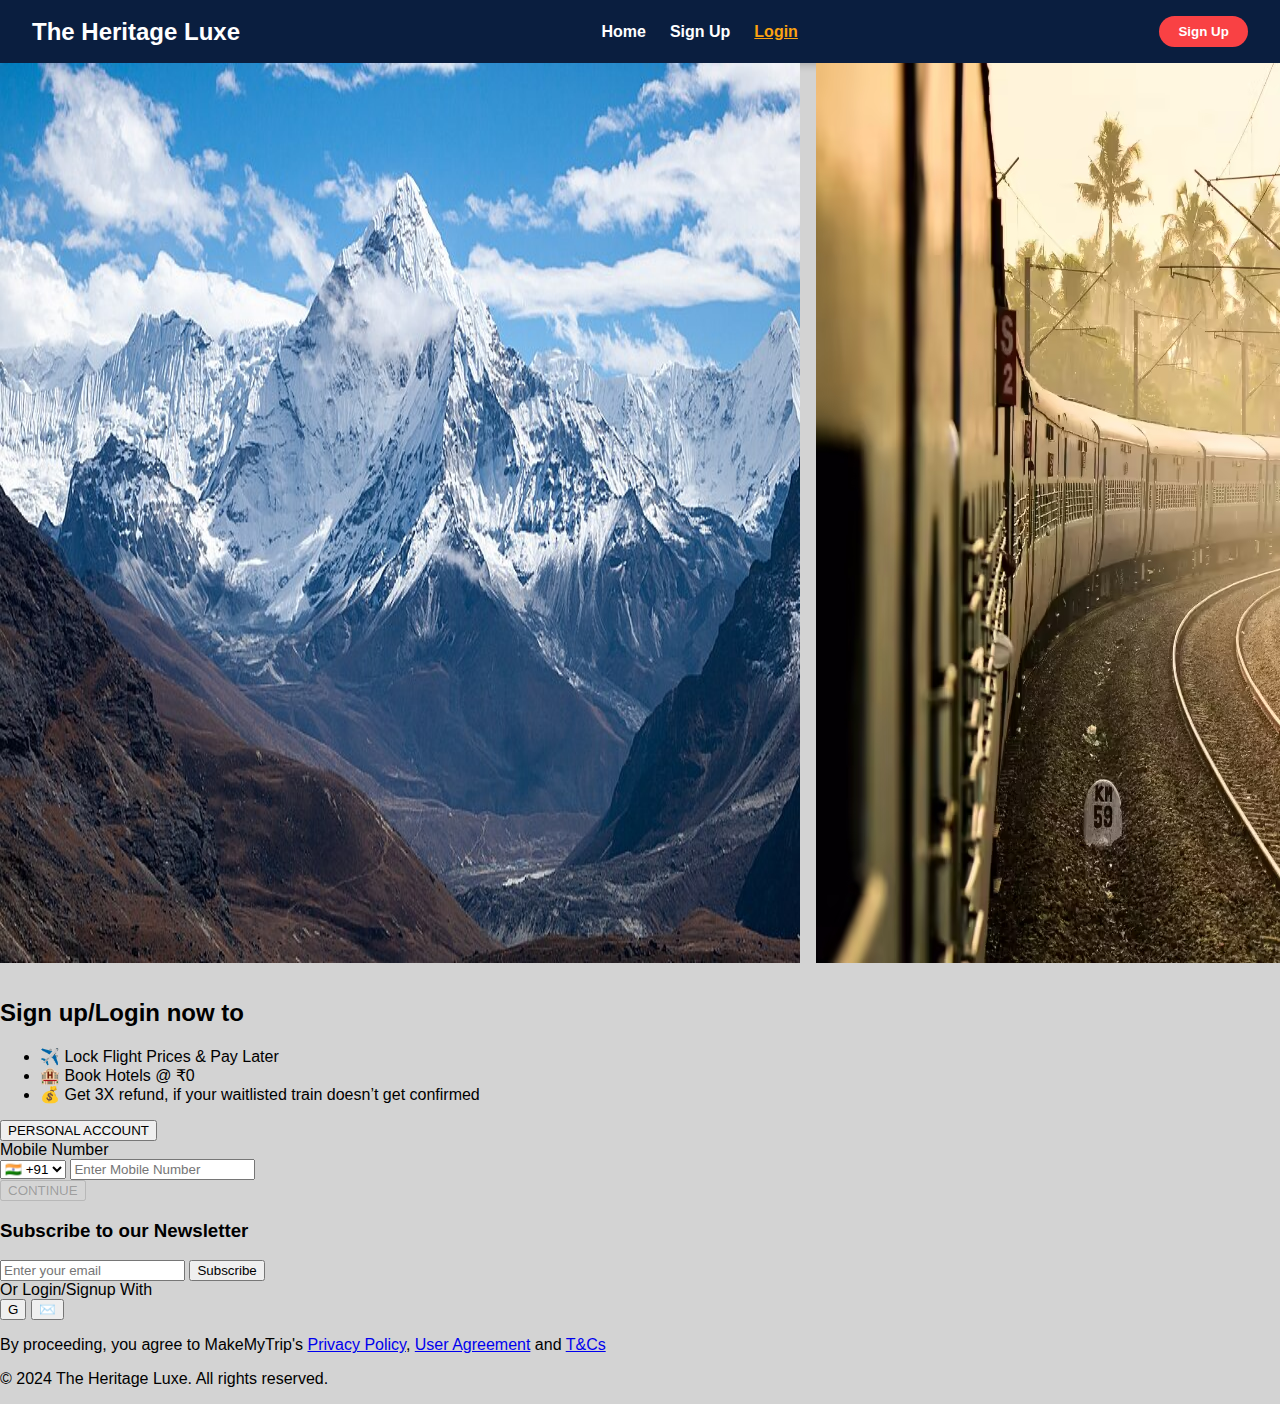
<file: login.html>
<!DOCTYPE html>
<html lang="en">
<head>
    <meta charset="UTF-8" />
    <meta name="viewport" content="width=device-width, initial-scale=1" />
    <title>Login - The Heritage Luxe</title>
    <link rel="stylesheet" href="css/styles.css" />
</head>
<body>
    <header>
        <div class="top-nav">
            <div class="logo">The Heritage Luxe</div>
            <nav>
                <ul class="nav-links">
                    <li><a href="index.html">Home</a></li>
                    <li><a href="signup.html">Sign Up</a></li>
                    <li><a href="login.html" class="active">Login</a></li>
                </ul>
            </nav>
            <button class="sign-up-btn" onclick="window.location.href='signup.html'">Sign Up</button>
        </div>
    </header>

    <main>
        <div class="auth-container">
            <div class="auth-left">
                <div class="slider-container">
                    <img src="images/slide3.jpg" class="slide active" alt="Slide 1" />
                    <img src="images/slide2.jpg" class="slide" alt="Slide 2" />
                    <img src="images/slide1.jpg" class="slide" alt="Slide 3" />
                </div>
                <h2>Sign up/Login now to</h2>
                <ul class="benefits-list">
                    <li><span class="icon">✈️</span> Lock Flight Prices & Pay Later</li>
                    <li><span class="icon">🏨</span> Book Hotels @ ₹0</li>
                    <li><span class="icon">💰</span> Get 3X refund, if your waitlisted train doesn’t get confirmed</li>
                </ul>
            </div>
            <div class="auth-right">
                <div class="account-tabs">
                    <button class="tab active">PERSONAL ACCOUNT</button>
                </div>
                <form id="loginForm" class="auth-form">
                    <label for="mobileNumber">Mobile Number</label>
                    <div class="mobile-input">
                        <select id="countryCode" name="countryCode">
                            <option value="+91" selected>🇮🇳 +91</option>
                            <option value="+1">🇺🇸 +1</option>
                            <option value="+44">🇬🇧 +44</option>
                        </select>
                        <input type="tel" id="mobileNumber" name="mobileNumber" placeholder="Enter Mobile Number" required />
                    </div>
                    <button type="submit" class="continue-btn" disabled>CONTINUE</button>
                </form>
                <form id="newsletterForm" class="newsletter-form">
                    <h3>Subscribe to our Newsletter</h3>
                    <input type="email" id="newsletterEmail" name="newsletterEmail" placeholder="Enter your email" required />
                    <button type="submit">Subscribe</button>
                </form>
                <div class="or-separator">Or Login/Signup With</div>
                <div class="social-login">
                    <button class="social-btn google" aria-label="Login with Google">G</button>
                    <button class="social-btn email" aria-label="Login with Email">✉️</button>
                </div>
                <p class="terms-text">
                    By proceeding, you agree to MakeMyTrip's
                    <a href="#">Privacy Policy</a>,
                    <a href="#">User Agreement</a> and
                    <a href="#">T&Cs</a>
                </p>
            </div>
        </div>
    </main>

    <footer>
        <p>&copy; 2024 The Heritage Luxe. All rights reserved.</p>
    </footer>
    <script src="js/script.js"></script>
    <script src="js/slider.js"></script>
</body>
</html>
</file>
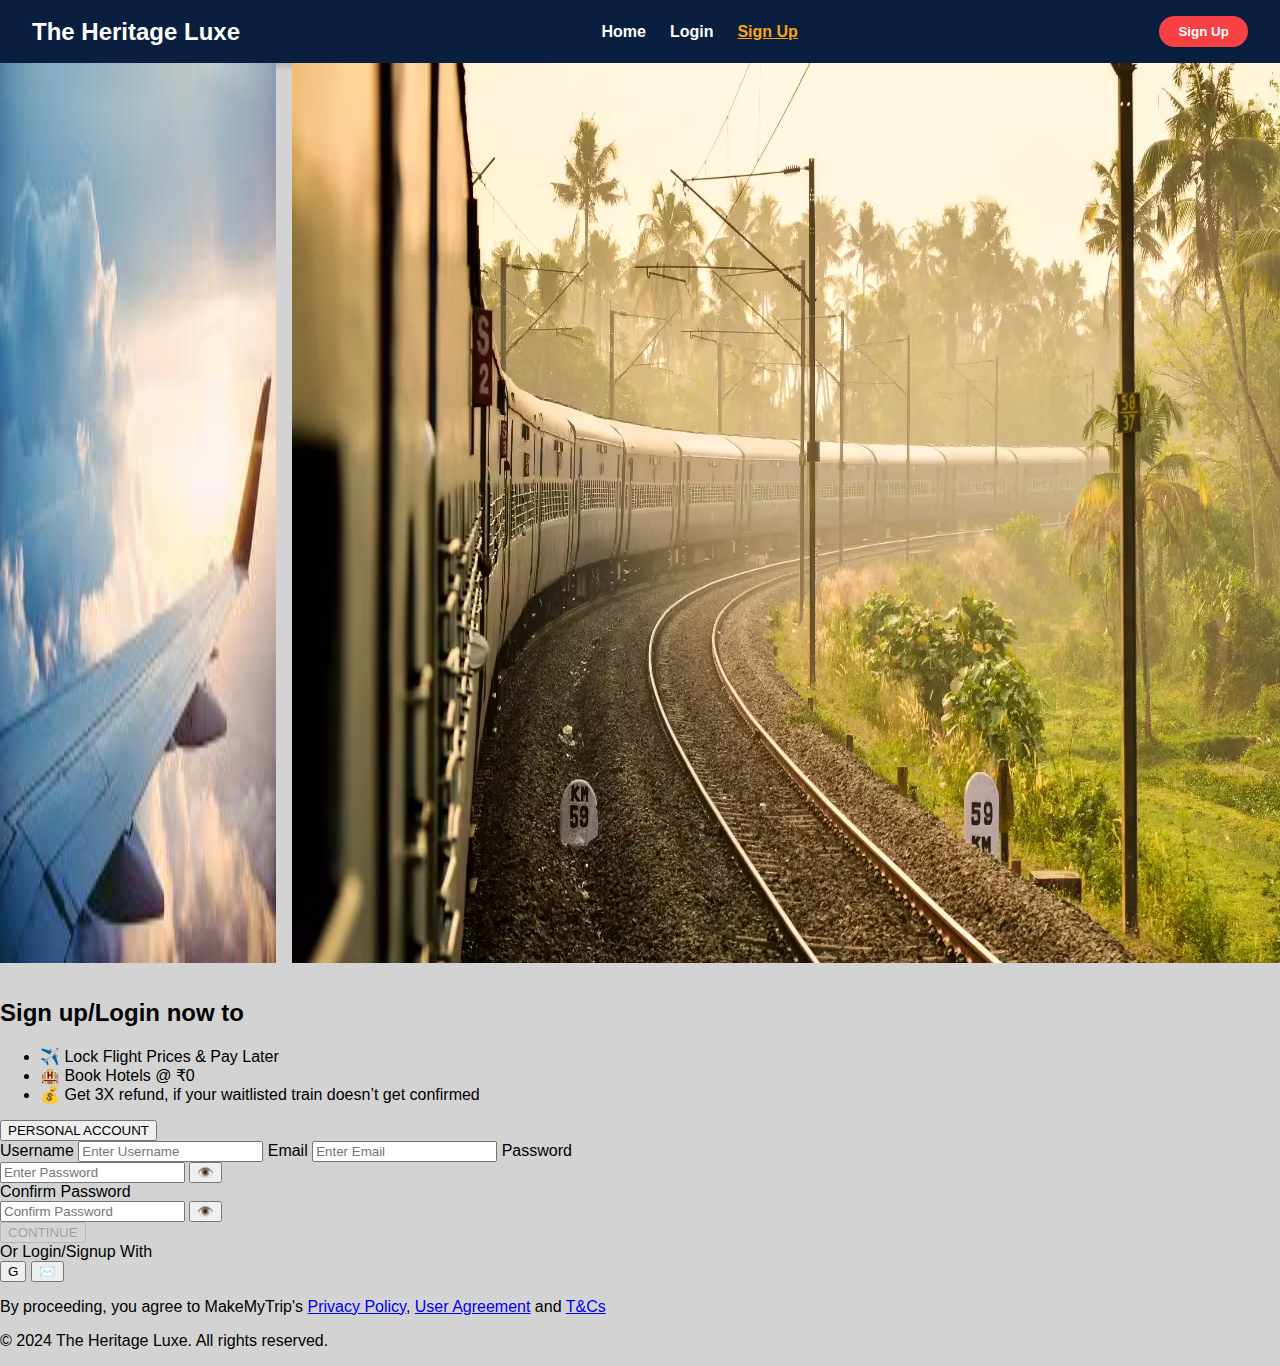
<file: signup.html>
<!DOCTYPE html>
<html lang="en">
<head>
    <meta charset="UTF-8" />
    <meta name="viewport" content="width=device-width, initial-scale=1" />
    <title>Sign Up - The Heritage Luxe</title>
    <link rel="stylesheet" href="css/styles.css" />
</head>
<body>
    <header>
        <div class="top-nav">
            <div class="logo">The Heritage Luxe</div>
            <nav>
                <ul class="nav-links">
                    <li><a href="index.html">Home</a></li>
                    <li><a href="login.html">Login</a></li>
                    <li><a href="signup.html" class="active">Sign Up</a></li>
                </ul>
            </nav>
            <button class="sign-up-btn" onclick="window.location.href='signup.html'">Sign Up</button>
        </div>
    </header>

    <main>
        <div class="auth-container">
            <div class="auth-left">
                <div class="slider-container">
                    <img src="images/slide1.jpg" class="slide active" alt="Slide 1" />
                    <img src="images/slide2.jpg" class="slide" alt="Slide 2" />
                    <img src="images/slide3.jpg" class="slide" alt="Slide 3" />
                </div>
                <h2>Sign up/Login now to</h2>
                <ul class="benefits-list">
                    <li><span class="icon">✈️</span> Lock Flight Prices & Pay Later</li>
                    <li><span class="icon">🏨</span> Book Hotels @ ₹0</li>
                    <li><span class="icon">💰</span> Get 3X refund, if your waitlisted train doesn’t get confirmed</li>
                </ul>
            </div>
            <div class="auth-right">
                <div class="account-tabs">
                    <button class="tab active">PERSONAL ACCOUNT</button>
                </div>
                <form id="signupForm" class="auth-form">
                    <label for="username">Username</label>
                    <input type="text" id="username" name="username" placeholder="Enter Username" required />

                    <label for="email">Email</label>
                    <input type="email" id="email" name="email" placeholder="Enter Email" required />

                    <label for="password">Password</label>
                    <div class="password-wrapper">
                        <input type="password" id="password" name="password" placeholder="Enter Password" required />
                        <button type="button" class="toggle-password" aria-label="Show/Hide Password">👁️</button>
                    </div>

                    <label for="confirmPassword">Confirm Password</label>
                    <div class="password-wrapper">
                        <input type="password" id="confirmPassword" name="confirmPassword" placeholder="Confirm Password" required />
                        <button type="button" class="toggle-password" aria-label="Show/Hide Password">👁️</button>
                    </div>

                    <button type="submit" class="continue-btn" disabled>CONTINUE</button>
                </form>
                <div class="or-separator">Or Login/Signup With</div>
                <div class="social-login">
                    <button class="social-btn google" aria-label="Login with Google">G</button>
                    <button class="social-btn email" aria-label="Login with Email">✉️</button>
                </div>
                <p class="terms-text">
                    By proceeding, you agree to MakeMyTrip's
                    <a href="#">Privacy Policy</a>,
                    <a href="#">User Agreement</a> and
                    <a href="#">T&Cs</a>
                </p>
            </div>
        </div>
    </main>

    <footer>
        <p>&copy; 2024 The Heritage Luxe. All rights reserved.</p>
    </footer>
    <script src="js/script.js"></script>
    <script src="js/slider.js"></script>
</body>
</html>
</file>
<file: css/styles.css>
body {
    font-family: Arial, sans-serif;
    background-color: #d3d3d3;
    margin: 0;
    padding: 0;
    color: #000;
}

/* Global Explorer Theme for Flight Search Section */
.flight-search {
    display: flex;
    justify-content: flex-end;
    align-items: center;
    padding: 3rem 0;
    min-height: 400px; /* Ensure enough height to center vertically */
    height: 100vh;
}

.flight-search-form {
    width: 100%;
    max-width: 700px;
    background: #5bd5d5; /* deep green */
    border-radius: 20px;
    padding: 2rem 3rem;
    box-shadow: 0 8px 20px rgba(0,0,0,0.5);
    color: #f0e68c; /* khaki */
    font-family: 'Crimson Text', serif;
}

.flight-search-form h2 {
    text-align: center;
    font-family: 'Crimson Text', serif;
    font-weight: 900;
    font-size: 2.5rem;
    letter-spacing: 0.1em;
    margin-bottom: 1.5rem;
    text-shadow: 1px 1px 2px #000;
}

/* Trip type selector */
.trip-type {
    flex-basis: 100%;
    display: flex;
    justify-content: center;
    gap: 1rem;
    background: #556b2f; /* earthy olive */
    border-radius: 25px;
    padding: 0.5rem;
}

.trip-type label {
    cursor: pointer;
    font-weight: 700;
    font-family: 'Times New Roman', Times, serif, 'Crimson Text', serif;
    color: #f0e68c;
}

.trip-type input[type="radio"] {
    margin-right: 0.5rem;
}

/* Input labels and fields */
.flight-inputs label,
.flight-search-form label {
    flex: 1 1 45%;
    display: flex;
    flex-direction: column;
    font-weight: 600;
    color: #f0e68c;
}

.flight-search-form input[type="text"],
.flight-search-form input[type="date"],
.flight-search-form select {
    background: #556b2f;
    border: none;
    border-radius: 10px;
    padding: 0.75rem 1rem;
    color: #f0e68c;
    font-family: 'Segoe UI', Tahoma, Geneva, Verdana, sans-serif;
    font-weight: 600;
    box-shadow: inset 0 0 5px #2f4f4f;
}

/* Disabled return date input */
.flight-search-form input[type="date"][disabled] {
    background: #778899;
}

/* Special fare checkbox */
.special-fare {
    flex-basis: 100%;
    color: #f0e68c;
    font-weight: 600;
}

/* Search button */
.search-btn.prominent-btn {
    background: linear-gradient(90deg, #ff4500, #ff6347); /* fiery orange to tomato */
    box-shadow: 0 4px 15px rgba(255, 69, 0, 0.7);
    font-weight: 900;
    font-family: 'Times New Roman', Times, serif;
    font-size: 1.2rem;
    border-radius: 20px;
    transition: background 0.5s ease;
}

.search-btn.prominent-btn:hover {
    background: linear-gradient(90deg, #ff6347, #ff4500);
}

/* Additional styles for animated plane icons and textured backgrounds */

/* Animated plane icons for From and To fields */
@keyframes fly {
  0% {
    transform: translateX(0) translateY(0) rotate(0deg);
    opacity: 1;
  }
  50% {
    transform: translateX(10px) translateY(-5px) rotate(10deg);
    opacity: 0.8;
  }
  100% {
    transform: translateX(0) translateY(0) rotate(0deg);
    opacity: 1;
  }
}

.flight-search-form label[for="fromInput"] {
  position: relative;
}

.flight-search-form label[for="fromInput"]::after {
  content: "✈️";
  position: absolute;
  right: 10px;
  top: 50%;
  transform: translateY(-50%);
  font-size: 1.2rem;
  animation: fly 3s ease-in-out infinite;
  pointer-events: none;
}

.flight-search-form label[for="toInput"] {
  position: relative;
}

.flight-search-form label[for="toInput"]::after {
  content: "🛬";
  position: absolute;
  right: 10px;
  top: 50%;
  transform: translateY(-50%);
  font-size: 1.2rem;
  animation: fly 3s ease-in-out infinite;
  pointer-events: none;
}

/* Textured background for flight search form */
.flight-search-form {
  background-image: url('../images/map-texture.png');
  background-repeat: no-repeat;
  background-size: cover;
  background-position: center;
  color: #f0e68c;
  box-shadow: 0 8px 20px rgba(0, 0, 0, 0.7);
}

/* Interactive Map Styles */
.interactive-map-container {
    max-width: 1200px;
    margin: 2rem auto;
    padding: 1rem;
    background-color: #f8f9fa;
    border-radius: 15px;
    box-shadow: 0 6px 20px rgba(0,0,0,0.15);
}

.interactive-map-container h3 {
    text-align: center;
    color: #1d3557;
    margin-bottom: 1rem;
    font-weight: 700;
    font-size: 1.8rem;
}

.interactive-map {
    position: relative;
    max-width: 100%;
    height: 400px;
    margin: 0 auto;
    border-radius: 15px;
    overflow: hidden;
    box-shadow: 0 8px 25px rgba(0,0,0,0.1);
}

.interactive-map img {
    width: 100%;
    height: 100%;
    object-fit: cover;
    display: block;
    border-radius: 15px;
}

.map-hotspot {
    position: absolute;
    background-color: #e63946;
    border: none;
    border-radius: 50%;
    width: 24px;
    height: 24px;
    cursor: pointer;
    color: white;
    font-weight: 700;
    font-size: 0.8rem;
    display: flex;
    align-items: center;
    justify-content: center;
    transition: background-color 0.3s ease;
    user-select: none;
}

.map-hotspot:hover,
.map-hotspot:focus {
    background-color: #b22234;
    outline: none;
}

/* AI Suggested Picks Styles */
.ai-suggested-picks {
    max-width: 1200px;
    margin: 2rem auto;
    padding: 1rem;
    background-color: #f8f9fa;
    border-radius: 15px;
    box-shadow: 0 6px 20px rgba(0,0,0,0.15);
}

.ai-suggested-picks h3 {
    text-align: center;
    color: #1d3557;
    margin-bottom: 1rem;
    font-weight: 700;
    font-size: 1.8rem;
}

.ai-suggested-container {
    display: flex;
    flex-wrap: wrap;
    gap: 1rem;
    justify-content: center;
}

/* Live Social Snippets Styles */
.live-social-snippets {
    max-width: 1200px;
    margin: 2rem auto 4rem;
    padding: 1rem;
    background-color: #f8f9fa;
    border-radius: 15px;
    box-shadow: 0 6px 20px rgba(0,0,0,0.15);
}

.live-social-snippets h3 {
    text-align: center;
    color: #1d3557;
    margin-bottom: 1rem;
    font-weight: 700;
    font-size: 1.8rem;
}

.social-snippets-container {
    display: flex;
    justify-content: center;
    gap: 1rem;
    flex-wrap: wrap;
    min-height: 150px;
    color: #555;
    font-style: italic;
    font-size: 1rem;
    text-align: center;
    padding: 1rem;
    border: 2px dashed #ccc;
    border-radius: 10px;
}

/* Header and Navigation */
header {
    background-color: #0a1e3f;
    color: white;
    box-shadow: 0 2px 8px rgba(0,0,0,0.2);
}

/* Subscribe to Newsletter Section */
.subscribe-newsletter.enhanced-subscribe {
    max-width: 900px;
    margin: 3rem auto;
    padding: 2rem;
    background: linear-gradient(135deg, #4680d8, #e2dee6);
    border-radius: 15px;
    box-shadow: 0 8px 25px rgba(125, 8, 204, 0.5);
    text-align: center;
    font-family: 'Segoe UI', Tahoma, Geneva, Verdana, sans-serif;
    color: #1d3557;
    position: relative;
}

.subscribe-newsletter.enhanced-subscribe h2 {
    font-size: 2rem;
    font-weight: 700;
    margin-bottom: 0.5rem;
}

.newsletter-subheading {
    font-size: 1.2rem;
    font-weight: 500;
    margin-bottom: 1.5rem;
    color: #2c3e50;
}

.subscribe-form {
    display: flex;
    gap: 1rem;
    justify-content: center;
    flex-wrap: wrap;
}

.subscribe-form input[type="email"] {
    flex: 1 1 70%;
    padding: 0.75rem 1rem;
    border-radius: 30px;
    border: none;
    font-size: 1rem;
    font-weight: 600;
    outline: none;
    box-shadow: inset 0 0 8px rgba(0,0,0,0.1);
    transition: box-shadow 0.3s ease, background-color 0.3s ease;
}

.subscribe-form input[type="email"]:focus {
    box-shadow: 0 0 10px #fca311;
    background-color: #f0f8ff;
}

.subscribe-btn {
    flex: 1 1 25%;
    background: linear-gradient(90deg, #d4d1d6, #9489d3);
    border: none;
    border-radius: 30px;
    color: #1d3557;
    font-weight: 700;
    font-size: 1.1rem;
    cursor: pointer;
    transition: background 0.3s ease, transform 0.3s ease, box-shadow 0.3s ease;
    box-shadow: 0 4px 15px rgba(252, 163, 17, 0.7);
}

.subscribe-btn:hover {
    background: linear-gradient(90deg, #f5d76e, #fca311);
    transform: scale(1.05);
    box-shadow: 0 6px 20px rgba(252, 163, 17, 0.9);
}

.subscribe-message {
    margin-top: 1rem;
    font-size: 1rem;
    color: #1d3557;
    min-height: 1.5em;
}

/* Responsive: stack input and button vertically on small screens */
@media (max-width: 480px) {
    .subscribe-form {
        flex-direction: column;
        gap: 0.75rem;
    }

    .subscribe-form input[type="email"],
    .subscribe-btn {
        flex: 1 1 100%;
    }
}

/* Why Choose Us Section */
.side-by-side-container {
    display: flex;
    justify-content: space-between;
    gap: 2rem;
    max-width: 900px;
    margin: 3rem auto;
    padding: 0 1rem;
}

.side-by-side-container > section {
    flex: 1 1 45%;
}

/* Adjust Why Choose Us section for side-by-side */
.why-choose-us {
    max-width: 100%;
    margin: 0;
    padding: 0;
}

.why-choose-us h2 {
    font-size: 2.5rem;
    font-weight: 700;
    color: #1d3557;
    margin-bottom: 2rem;
    text-align: center;
}

/* Timeline container - adjust for horizontal layout */
.features.timeline {
    position: relative;
    display: flex;
    flex-direction: row;
    gap: 2rem;
    padding-left: 0;
    border-left: none;
}

/* Timeline line removed for horizontal layout */
.features.timeline::before {
    content: none;
}

/* Card style for each feature */
.feature.card {
    background: #f0f0f0;
    border-radius: 15px;
    padding: 1.5rem 2rem;
    box-shadow: 0 4px 15px rgba(246, 153, 0, 0.3);
    position: relative;
    transition: transform 0.3s ease, box-shadow 0.3s ease;
}

/* Icon container as timeline node */
.feature.card .icon-container {
    position: absolute;
    left: -40px;
    top: 50%;
    transform: translateY(-50%);
    background: #fca311;
    border-radius: 50%;
    width: 48px;
    height: 48px;
    display: flex;
    align-items: center;
    justify-content: center;
    box-shadow: 0 0 10px #fca311;
    transition: box-shadow 0.3s ease;
}

/* Feature title */
.feature.card h3 {
    margin-top: 0;
    margin-bottom: 0.5rem;
    color: #1d3557;
}

/* Feature description */
.feature.card p {
    margin: 0;
    color: #333;
    font-size: 1rem;
}

/* Hover effects */
.feature.card:hover {
    transform: scale(1.05);
    box-shadow: 0 8px 25px rgba(246, 153, 0, 0.6);
}

.feature.card:hover .icon-container {
    box-shadow: 0 0 20px #fca311;
}

/* Fade-in animation */
@keyframes fadeInUp {
    0% {
        opacity: 0;
        transform: translateY(20px);
    }
    100% {
        opacity: 1;
        transform: translateY(0);
    }
}

.feature.card {
    opacity: 0;
    animation: fadeInUp 0.8s forwards;
}

.feature.card:nth-child(1) {
    animation-delay: 0.2s;
}

.feature.card:nth-child(2) {
    animation-delay: 0.4s;
}

.feature.card:nth-child(3) {
    animation-delay: 0.6s;
}

.top-nav {
    background-color: #0a1e3f;
    color: white;
    display: flex;
    justify-content: space-between;
    align-items: center;
    padding: 1rem 2rem;
}
.top-nav .logo {
    font-size: 1.5rem;
    font-weight: 700;
}

.logo {
    font-size: 1.5rem;
    font-weight: 700;
    letter-spacing: normal;
    color: white;
}

nav ul.nav-links {
    list-style: none;
    display: flex;
    gap: 1.5rem;
    margin: 0;
    padding: 0;
}

.nav-links li a {
    color: white;
    text-decoration: none;
    font-weight: 600;
}

.nav-links li a.active,
.nav-links li a:hover {
    text-decoration: underline;
    color: #fca311;
}

.sign-up-btn {
    background-color: #f94144;
    border: none;
    color: white;
    padding: 0.5rem 1.2rem;
    border-radius: 25px;
    font-weight: 700;
    cursor: pointer;
    transition: background-color 0.3s ease;
}

.sign-up-btn:hover {
    background-color: #d73035;
}

/* Hero Section */
.hero-section {
    background: linear-gradient(rgba(10, 30, 63, 0.7), rgba(10, 30, 63, 0.7)), url('../images/index-BG.jpg') center center/cover no-repeat;
    height: 450px;
    display: flex;
    flex-direction: column;
    justify-content: center;
    align-items: center;
    color: white;
    text-shadow: 0 0 10px rgba(0,0,0,0.7);
    text-align: center;
    padding: 0 1rem;
    position: relative;
    overflow: hidden;
}

.hero-section::before {
    content: "";
    position: absolute;
    top: 0;
    left: 0;
    right: 0;
    bottom: 0;
    background: linear-gradient(180deg, rgba(10, 30, 63, 0.7) 0%, rgba(10, 30, 63, 0.7) 100%);
    z-index: 1;
}

.hero-section h1 {
    font-size: 3.5rem;
    font-weight: 700;
    margin-bottom: 0.5rem;
    position: relative;
    z-index: 2;
}

.hero-section h1 .highlight {
    color: #fca311;
}

.tagline {
    font-size: 1.5rem;
    font-style: italic;
    margin-bottom: 1.5rem;
    position: relative;
    z-index: 2;
    color: #f0a500;
}

.explore-btn {
    background-color: #fca311;
    border: none;
    color: white;
    padding: 0.75rem 2.5rem;
    font-size: 1.2rem;
    border-radius: 30px;
    cursor: pointer;
    font-weight: 700;
    transition: background-color 0.3s ease, transform 0.3s ease;
    position: relative;
    z-index: 2;
    display: inline-flex;
    align-items: center;
    gap: 0.5rem;
}

.explore-btn:hover {
    background-color: #d18e00;
    transform: scale(1.05);
}

.explore-btn .arrow {
    display: inline-block;
    animation: bounce 2s infinite;
}

@keyframes bounce {
    0%, 20%, 50%, 80%, 100% {
        transform: translateY(0);
    }
    40% {
        transform: translateY(-8px);
    }
    60% {
        transform: translateY(-4px);
    }
}

/* Parallax effect */
.hero-section.parallax {
    background-attachment: fixed;
}

@media (max-width: 768px) {
    .hero-section h1 {
        font-size: 2.2rem;
    }

    .tagline {
        font-size: 1.2rem;
    }
}

.hero-section h1 {
    font-size: 3.5rem;
    margin-bottom: 1.5rem;
    font-weight: 700;
    letter-spacing: 2px;
}

/* Flight Search Form */
.flight-search {
    max-width: 900px;
    background-color: rgba(255, 255, 255, 0.95);
    padding: 2rem;
    border-radius: 15px;
    box-shadow: 0 4px 20px rgba(0,0,0,0.15);
    display: flex;
    flex-wrap: wrap;
    gap: 1rem;
    justify-content: center;
}

.flight-inputs {
    display: flex;
    flex-wrap: wrap;
    gap: 1rem;
    justify-content: center;
    width: 100%;
}

.flight-inputs label {
    display: flex;
    flex-direction: column;
    font-weight: 600;
    color: #0a1e3f;
    min-width: 150px;
}

.flight-inputs input,
.flight-inputs select {
    padding: 0.5rem;
    font-size: 1rem;
    border: 1px solid #ccc;
    border-radius: 8px;
    margin-top: 0.3rem;
    transition: border-color 0.3s ease;
}

.flight-inputs input:focus,
.flight-inputs select:focus {
    border-color: #fca311;
    outline: none;
}

/* Disabled return date input style */
.flight-inputs input[disabled] {
    background-color: #e9ecef;
    cursor: not-allowed;
}

/* Subtle checkbox styling */
.subtle-checkbox {
    font-weight: 600;
    color: #0a1e3f;
    margin-top: 1rem;
}

.subtle-checkbox input[type="checkbox"] {
    margin-right: 0.5rem;
    cursor: pointer;
}

/* Prominent search button */
.prominent-btn {
    background-color: #d90429;
    color: white;
    font-weight: 900;
    font-size: 1.3rem;
    padding: 0.85rem 2.5rem;
    border-radius: 30px;
    border: none;
    cursor: pointer;
    align-self: flex-start;
    transition: background-color 0.3s ease;
    margin-top: 1rem;
}

.prominent-btn:hover {
    background-color: #9b0219;
}

/* Trending Destinations */
.trending-destinations {
    max-width: 1200px;
    margin: 3rem auto;
    padding: 0 1rem;
    font-family: 'Segoe UI', Tahoma, Geneva, Verdana, sans-serif;
    color: #222;
}

.trending-destinations h2 {
    text-align: center;
    color: #e63946;
    margin-bottom: 0.5rem;
    font-weight: 700;
    font-size: 2.5rem;
    font-family: 'Segoe UI', Tahoma, Geneva, Verdana, sans-serif;
}

.trending-destinations .subtitle {
    color: #555;
    font-size: 1.1rem;
    margin-bottom: 2rem;
    text-align: center;
    font-style: italic;
}

.destinations-columns {
    display: flex;
    gap: 2rem;
    justify-content: center;
    flex-wrap: wrap;
}

.destinations-column {
    flex: 1 1 45%;
    background-color: #f8f9fa;
    border-radius: 15px;
    box-shadow: 0 6px 20px rgba(0,0,0,0.15);
    padding: 1.5rem;
    box-sizing: border-box;
    position: relative;
}

.destinations-column h3 {
    text-align: center;
    color: #1d3557;
    margin-bottom: 1.5rem;
    font-weight: 700;
    font-size: 1.8rem;
}

.slider-wrapper {
    position: relative;
}

.slider-container {
    display: flex;
    overflow-x: hidden;
    scroll-behavior: smooth;
    gap: 1rem;
    padding-bottom: 1rem;
}

.destinations-list {
    display: flex;
    transition: transform 0.5s ease-in-out;
}

.destination-card {
    min-width: 300px;
    margin: 0 10px;
    background-color: white;
    border-radius: 8px;
    box-shadow: 0 2px 8px rgba(0,0,0,0.1);
    padding: 1rem;
    box-sizing: border-box;
    flex-shrink: 0;
}

.destination-card img {
    width: 100%;
    border-radius: 8px;
    height: 180px;
    object-fit: cover;
}

.destination-card h3 {
    margin-top: 0.5rem;
    margin-bottom: 0.5rem;
}

.destination-card ul {
    list-style: none;
    padding: 0;
    margin: 0 0 1rem 0;
    font-size: 0.9rem;
    color: #555;
}

.destination-card ul li {
    margin-bottom: 0.3rem;
}

.view-btn {
    background-color: #0077b6;
    color: white;
    border: none;
    padding: 0.5rem 1rem;
    border-radius: 5px;
    cursor: pointer;
    margin-top: 0.5rem;
    transition: background-color 0.3s ease;
}

.view-btn:hover {
    background-color: #023e8a;
}
</file>
<file: css/about-contact-destinations.css>
/* About Us Page Styles */
.about-hero {
    position: relative;
    background: url('../images/team-hero1.jpg') center center/cover no-repeat;
    height: 200px;
    display: flex;
    justify-content: center;
    align-items: center;
    color: white;
    text-align: center;
}

.hero-overlay {
    background-color: rgba(10, 30, 63, 0.7);
    padding: 2rem;
    border-radius: 15px;
}

.about-hero h1 {
    font-size: 3rem;
    font-weight: 700;
    margin-bottom: 0.5rem;
}

.about-hero p {
    font-size: 1.2rem;
    font-style: italic;
}

.branding-mission {
    max-width: 900px;
    margin: 3rem auto;
    text-align: center;
    padding: 0 1rem;
}

.branding-mission h2 {
    font-size: 2.5rem;
    color: #0a1e3f;
    margin-bottom: 1rem;
    font-weight: 700;
}

.branding-mission p {
    font-size: 1.1rem;
    color: #333;
}

.team-showcase {
    max-width: 1200px;
    margin: 3rem auto;
    padding: 0 1rem;
}

.team-showcase h2 {
    text-align: center;
    font-size: 2.5rem;
    color: #e63946;
    margin-bottom: 2rem;
    font-weight: 700;
}

.team-members {
    display: flex;
    justify-content: center;
    gap: 2rem;
    flex-wrap: wrap;
}

.team-member {
    max-width: 250px;
    text-align: center;
}

.team-member img {
    width: 100%;
    border-radius: 15px;
    box-shadow: 0 8px 25px rgba(0,0,0,0.1);
    margin-bottom: 1rem;
}

.team-member h3 {
    margin-bottom: 0.3rem;
    color: #1d3557;
    font-weight: 700;
}

.team-member p {
    color: #555;
    font-size: 1rem;
}

.values-achievements {
    max-width: 900px;
    margin: 3rem auto;
    padding: 0 1rem;
    color: #0a1e3f;
}

.values-achievements h2 {
    font-size: 2.5rem;
    font-weight: 700;
    margin-bottom: 1rem;
    text-align: center;
}

.values-achievements ul {
    list-style: disc inside;
    font-size: 1.1rem;
    line-height: 1.6;
    max-width: 700px;
    margin: 0 auto;
}

.interactive-timeline {
    max-width: 900px;
    margin: 3rem auto;
    padding: 0 1rem;
}

.interactive-timeline h2 {
    font-size: 2.5rem;
    font-weight: 700;
    margin-bottom: 2rem;
    text-align: center;
    color: #0a1e3f;
}

.timeline {
    position: relative;
    padding-left: 40px;
    border-left: 3px solid #fca311;
}

.timeline-item {
    margin-bottom: 2rem;
    position: relative;
}

.timeline-date {
    position: absolute;
    left: -80px;
    top: 0;
    font-weight: 700;
    color: #e63946;
    font-size: 1.2rem;
}

.timeline-content h3 {
    margin-bottom: 0.5rem;
    color: #1d3557;
}

.timeline-content p {
    color: #555;
    font-size: 1rem;
}

.about-cta {
    max-width: 900px;
    margin: 3rem auto 5rem;
    text-align: center;
    padding: 0 1rem;
}

.about-cta h2 {
    font-size: 2.5rem;
    color: #0a1e3f;
    margin-bottom: 1rem;
    font-weight: 700;
}

.about-cta p {
    font-size: 1.2rem;
    margin-bottom: 2rem;
    color: #333;
}

.cta-buttons {
    display: flex;
    justify-content: center;
    gap: 2rem;
    flex-wrap: wrap;
}

.btn {
    padding: 0.75rem 2rem;
    border-radius: 30px;
    font-weight: 700;
    text-decoration: none;
    cursor: pointer;
    transition: background-color 0.3s ease;
}

.btn-primary {
    background-color: #fca311;
    color: white;
}

.btn-primary:hover {
    background-color: #d18e00;
}

.btn-secondary {
    background-color: #e63946;
    color: white;
}

.btn-secondary:hover {
    background-color: #b22234;
}

/* Contact Page Styles */
.contact-hero {
    text-align: center;
    padding: 3rem 1rem;
    background-color: #0a1e3f;
    color: white;
}

/* Modal Overlay Styles */
.modal {
    display: none;
    position: fixed;
    z-index: 1000;
    left: 0;
    top: 0;
    width: 100%;
    height: 100%;
    overflow: auto;
    background-color: rgba(10, 30, 63, 0.9);
    justify-content: center;
    align-items: center;
}

.modal-content {
    background-color: #fefefe;
    margin: auto;
    padding: 1.5rem;
    border-radius: 15px;
    width: 90%;
    max-width: 600px;
    box-shadow: 0 8px 25px rgba(0,0,0,0.3);
    position: relative;
    text-align: center;
}

.modal-content img {
    max-width: 100%;
    height: auto;
    border-radius: 15px;
    margin-bottom: 1rem;
}

.modal-content h2 {
    margin-bottom: 1rem;
    color: #0a1e3f;
}

.modal-content ul {
    list-style: disc inside;
    text-align: left;
    color: #333;
    font-size: 1rem;
    max-height: 200px;
    overflow-y: auto;
    margin-bottom: 1rem;
}

.close-btn {
    color: #e63946;
    font-size: 2rem;
    font-weight: 700;
    position: absolute;
    top: 10px;
    right: 20px;
    cursor: pointer;
    transition: color 0.3s ease;
}

.close-btn:hover {
    color: #b22234;
}

.contact-hero h1 {
    font-size: 2.8rem;
    margin-bottom: 0.5rem;
}

.contact-hero p {
    font-size: 1.2rem;
    font-style: italic;
}

/* Destinations Page Styles */
.hero-banner {
    position: relative;
    background: url('../images/destinations-hero.jpg') center center/cover no-repeat;
    height: 400px;
    display: flex;
    justify-content: center;
    align-items: center;
    color: white;
    text-align: center;
}

.hero-overlay {
    background-color: rgba(10, 30, 63, 0.7);
    padding: 2rem;
    border-radius: 15px;
}

.hero-banner h1 {
    font-size: 3rem;
    font-weight: 700;
    margin-bottom: 0.5rem;
}

.hero-banner p {
    font-size: 1.2rem;
    font-style: italic;
}

.destination-filters {
    text-align: center;
    margin: 2rem 0;
}

.filter-btn {
    background-color: #fca311;
    border: none;
    color: white;
    padding: 0.6rem 1.2rem;
    margin: 0 0.3rem;
    border-radius: 30px;
    font-weight: 700;
    cursor: pointer;
    transition: background-color 0.3s ease;
}

.filter-btn:hover,
.filter-btn.active {
    background-color: #d18e00;
}

.destinations-list {
    display: grid;
    grid-template-columns: repeat(auto-fit, minmax(280px, 1fr));
    gap: 2rem;
}

.destination-card {
    position: relative;
    overflow: hidden;
    transition: transform 0.3s ease;
    display: flex;
    flex-direction: column;
    justify-content: space-between;
}

.destination-card:hover {
    transform: scale(1.05);
    z-index: 10;
}

.destination-card:hover img {
    filter: brightness(70%);
}

.destination-card:hover ul {
    opacity: 1;
    transform: translateY(0);
}

.destination-card ul {
    position: absolute;
    bottom: 0;
    left: 0;
    right: 0;
    background-color: rgba(10, 30, 63, 0.8);
    color: white;
    padding: 1rem;
    margin: 0;
    opacity: 0;
    transform: translateY(100%);
    transition: opacity 0.3s ease, transform 0.3s ease;
    list-style: none;
    font-size: 0.9rem;
}

.book-btn {
    background-color: #e63946;
    border: none;
    color: white;
    padding: 0.6rem 1.5rem;
    border-radius: 25px;
    cursor: pointer;
    font-weight: 700;
    margin-top: 1rem;
    transition: background-color 0.3s ease;
    align-self: center;
}

.book-btn:hover {
    background-color: #b22234;
}

/* Responsive */
@media (max-width: 768px) {
    .hero-banner {
        height: 300px;
    }

    .hero-banner h1 {
        font-size: 2.2rem;
    }

    .destination-filters {
        margin: 1rem 0;
    }

    .filter-btn {
        padding: 0.5rem 1rem;
        margin: 0 0.2rem;
        font-size: 0.9rem;
    }

    .destinations-list {
        grid-template-columns: 1fr;
    }
}

/* Modal Overlay for Destination Details */
.modal {
    display: none;
    position: fixed;
    z-index: 1000;
    left: 0;
    top: 0;
    width: 100%;
    height: 100%;
    overflow: auto;
    background-color: rgba(10, 30, 63, 0.9);
    justify-content: center;
    align-items: center;
}

.modal-content {
    background-color: #fefefe;
    margin: auto;
    padding: 1.5rem;
    border-radius: 15px;
    width: 90%;
    max-width: 600px;
    box-shadow: 0 8px 25px rgba(0,0,0,0.3);
    position: relative;
    text-align: center;
}

.modal-content img {
    max-width: 100%;
    height: auto;
    border-radius: 15px;
    margin-bottom: 1rem;
}

.modal-content h2 {
    margin-bottom: 1rem;
    color: #0a1e3f;
}

.modal-content ul {
    list-style: disc inside;
    text-align: left;
    color: #333;
    font-size: 1rem;
    max-height: 200px;
    overflow-y: auto;
    margin-bottom: 1rem;
}

.close-btn {
    color: #e63946;
    font-size: 2rem;
    font-weight: 700;
    position: absolute;
    top: 10px;
    right: 20px;
    cursor: pointer;
    transition: color 0.3s ease;
}

.close-btn:hover {
    color: #b22234;
}

.contact-content {
    display: flex;
    flex-wrap: wrap;
    max-width: 1200px;
    margin: 3rem auto;
    padding: 0 1rem;
    gap: 2rem;
    justify-content: center;
}

.contact-form-container {
    flex: 1 1 400px;
    max-width: 500px;
}

.contact-form label {
    display: block;
    font-weight: 600;
    margin-bottom: 0.3rem;
    color: #0a1e3f;
}

.contact-form input,
.contact-form select,
.contact-form textarea {
    width: 100%;
    padding: 0.6rem;
    margin-bottom: 1rem;
    border: 1px solid #ccc;
    border-radius: 8px;
    font-size: 1rem;
    transition: border-color 0.3s ease;
}

.contact-form input:focus,
.contact-form select:focus,
.contact-form textarea:focus {
    border-color: #fca311;
    outline: none;
}

.submit-btn {
    background-color: #fca311;
    color: white;
    border: none;
    padding: 0.75rem 2rem;
    font-size: 1.1rem;
    border-radius: 30px;
    cursor: pointer;
    font-weight: 700;
    transition: background-color 0.3s ease;
    width: 100%;
}

.submit-btn:hover {
    background-color: #d18e00;
}

.form-message {
    margin-top: 1rem;
    font-weight: 600;
    color: #e63946;
}

.contact-info {
    flex: 1 1 300px;
    max-width: 400px;
    color: #0a1e3f;
}

.contact-info h2,
.contact-info h3 {
    margin-bottom: 1rem;
}

.contact-info p,
.contact-info a {
    font-size: 1rem;
    color: #0a1e3f;
    text-decoration: none;
    margin-bottom: 0.5rem;
    display: block;
}

.contact-info a:hover {
    text-decoration: underline;
}

.social-links {
    display: flex;
    gap: 1rem;
    margin-bottom: 1rem;
}

.social-btn {
    width: 35px;
    height: 35px;
    border-radius: 50%;
    background-color: #e63946;
    color: white;
    font-weight: 700;
    font-size: 1.2rem;
    display: flex;
    align-items: center;
    justify-content: center;
    cursor: pointer;
    transition: background-color 0.3s ease;
    text-decoration: none;
}

.social-btn:hover {
    background-color: #b22234;
}

.contact-faq {
    max-width: 900px;
    margin: 3rem auto 5rem;
    padding: 0 1rem;
}

.contact-faq h2 {
    font-size: 2.5rem;
    color: #0a1e3f;
    margin-bottom: 1rem;
    font-weight: 700;
    text-align: center;
}

.contact-faq ul {
    list-style: disc inside;
    font-size: 1.1rem;
    line-height: 1.6;
    max-width: 700px;
    margin: 0 auto;
}
</file>
<file: css/destinations.css>
body {
    font-family: Arial, sans-serif;
    background-color: #d3d3d3;
    margin: 0;
    padding: 0;
    color: #000;
}
.logo {
    font-size: 1.5rem;
    font-weight: 700;
    letter-spacing: normal;
    color: white;
}

.top-nav {
    background-color: #0a1e3f;
    color: white;
    display: flex;
    justify-content: space-between;
    align-items: center;
    padding: 1rem 2rem;
}

.top-nav .logo {
    font-size: 1.5rem;
    font-weight: 700;
}

.nav-links {
    list-style: none;
    display: flex;
    gap: 1.5rem;
    margin: 0;
    padding: 0;
}

.nav-links li a {
    color: white;
    text-decoration: none;
    font-weight: 600;
}

.nav-links li a.active,
.nav-links li a:hover {
    text-decoration: underline;
    color: #fca311;
}

.sign-up-btn {
    background-color: #e63946;
    color: white;
    border: none;
    padding: 0.5rem 1rem;
    border-radius: 25px;
    cursor: pointer;
    font-weight: 700;
    transition: background-color 0.3s ease;
}

.sign-up-btn:hover {
    background-color: #b22234;
}

.destinations-section {
    max-width: 1200px;
    margin: 3rem auto;
    padding: 0 1rem;
    text-align: center;
}

.destinations-section h1 {
    font-size: 2.5rem;
    font-weight: 700;
    margin-bottom: 0.5rem;
}

.destinations-section .intro-text {
    font-size: 1.1rem;
    margin-bottom: 2rem;
    color: #333;
}

.destinations-section h2 {
    font-size: 2rem;
    font-weight: 700;
    margin: 2rem 0 1rem;
    color: #0a1e3f;
}

.destinations-grid {
    display: grid;
    grid-template-columns: repeat(auto-fit, minmax(150px, 1fr));
    gap: 1.5rem 2rem;
    justify-items: center;
}

.destination-card {
    background-color: white;
    border-radius: 20px;
    padding: 1rem 0 1.5rem;
    width: 150px;
    box-shadow: 0 4px 8px rgba(0,0,0,0.1);
    display: flex;
    flex-direction: column;
    align-items: center;
    transition: transform 0.3s ease;
    cursor: pointer;
}

.destination-card:hover {
    transform: translateY(-8px);
    box-shadow: 0 8px 16px rgba(0,0,0,0.2);
}

.image-wrapper {
    width: 120px;
    height: 120px;
    border: 4px solid #4db6ac;
    border-radius: 30px 30px 30px 30px;
    overflow: hidden;
    margin-bottom: 0.8rem;
}

.image-wrapper img {
    width: 100%;
    height: 100%;
    object-fit: cover;
    border-radius: 30px 30px 30px 30px;
}

.destination-card h3 {
    font-weight: 700;
    margin: 0 0 0.5rem;
    font-size: 1rem;
    color: #000;
}

.more-link {
    font-size: 0.8rem;
    color: #555;
    text-decoration: underline;
    letter-spacing: 1px;
    font-weight: 600;
}

.more-link:hover {
    color: #4db6ac;
}

footer {
    background-color: #0a1e3f;
    color: white;
    text-align: center;
    padding: 1rem 0;
    margin-top: 3rem;
    font-size: 0.9rem;
}

/* Responsive */
@media (max-width: 768px) {
    .destinations-grid {
        grid-template-columns: repeat(auto-fit, minmax(120px, 1fr));
        gap: 1rem 1.5rem;
    }

    .destination-card {
        width: 120px;
        padding: 0.8rem 0 1.2rem;
    }

    .image-wrapper {
        width: 100px;
        height: 100px;
        border-width: 3px;
        border-radius: 25px;
    }

    .destination-card h3 {
        font-size: 0.9rem;
    }

    .more-link {
        font-size: 0.75rem;
    }
}
</file>
<file: css/destinations-modal.css>
/* Modal styles for destination details */

.modal {
    display: none;
    position: fixed;
    z-index: 1000;
    left: 0;
    top: 0;
    width: 100%;
    height: 100%;
    overflow-y: auto;
    background-color: rgba(0,0,0,0.6);
    padding: 2rem;
    box-sizing: border-box;
}

.modal[aria-hidden="false"] {
    display: block;
}

.modal-content {
    background-color: #fff;
    margin: 2rem auto;
    padding: 2rem;
    border-radius: 15px;
    max-width: 800px;
    box-shadow: 0 8px 25px rgba(0,0,0,0.2);
    position: relative;
}

.modal-close {
    position: absolute;
    top: 1rem;
    right: 1rem;
    background: none;
    border: none;
    font-size: 2rem;
    cursor: pointer;
    color: #333;
}

.modal-content h2 {
    margin-top: 0;
    font-size: 2rem;
    color: #004d40;
}

.modal-body {
    margin-top: 1rem;
    font-size: 1rem;
    color: #333;
    line-height: 1.5;
}

.modal-section {
    margin-bottom: 1.5rem;
}

.modal-section h3 {
    font-size: 1.3rem;
    color: #00796b;
    margin-bottom: 0.5rem;
}

.modal-section ul {
    list-style-type: disc;
    padding-left: 1.5rem;
}

.modal-section ul li {
    margin-bottom: 0.3rem;
}

/* Responsive */
@media (max-width: 600px) {
    .modal-content {
        padding: 1rem;
        margin: 1rem;
    }
}
</file>
<file: css/flight-details.css>
@media (max-width: 480px) {
    .deals-grid {
        grid-template-columns: 1fr;
    }
    .trending-card {
        width: 100%;
    }
}
=======

/* Responsive Design */
@media (max-width: 480px) {
    .deals-grid {
        grid-template-columns: 1fr;
    }
    .trending-card {
        width: 100%;
    }
}

/* Minimalistic Navigation Theme Styles (excluding search bar) */

/* CSS Reset */
*,
*::before,
*::after {
    box-sizing: border-box;
    margin: 0;
    padding: 0;
}

/* Root variables for color palette */
:root {
    --primary-color: #2563eb;
    --primary-color-dark: #1e40af;
    --secondary-color: #334155;
    --background-color: #f0f4f8;
    --card-background: #ffffff;
    --text-color: #1e293b;
    --text-muted: #475569;
    --border-color: #cbd5e1;
    --success-color: #16a34a;
    --error-color: #dc2626;
}

/* General page background and font */
body {
    background-color: var(--background-color);
    color: var(--text-color);
    font-family: 'Inter', 'Roboto', 'Open Sans', 'Lato', -apple-system, BlinkMacSystemFont, "Segoe UI", Roboto, Oxygen,
        Ubuntu, Cantarell, "Open Sans", "Helvetica Neue", sans-serif;
    font-size: 1rem;
    line-height: 1.5;
}

/* Headings */
h1, h2, h3, h4, h5, h6 {
    font-family: 'Inter', 'Roboto', 'Open Sans', 'Lato', sans-serif;
    font-weight: 700;
    color: var(--primary-color-dark);
    line-height: 1.2;
}

/* Flight Results Section */
.flight-results {
    background-color: var(--card-background);
    border-radius: 12px;
    padding: 1.5rem;
    box-shadow: 0 4px 12px rgba(0,0,0,0.1);
    margin-left: 1rem;
}

/* Filters Sidebar */
.filters-sidebar {
    background-color: #e2e8f0;
    border: 1px solid var(--border-color);
    border-radius: 12px;
    padding: 1.5rem;
    font-size: 0.95rem;
    color: var(--secondary-color);
    box-shadow: 0 2px 8px rgba(0,0,0,0.05);
}

/* Filters Sidebar Heading */
.filters-sidebar h3 {
    font-weight: 700;
    font-size: 1.2rem;
    margin-bottom: 1.2rem;
    color: var(--primary-color-dark);
}

/* Filters Sidebar Labels */
.filters-sidebar label {
    display: block;
    margin-bottom: 0.6rem;
    cursor: pointer;
    transition: color 0.3s ease;
    color: var(--text-muted);
}

.filters-sidebar label:hover {
    color: var(--primary-color-dark);
}

/* Range input styling */
#priceRange {
    width: 100%;
    -webkit-appearance: none;
    height: 8px;
    border-radius: 4px;
    background: linear-gradient(90deg, var(--primary-color) 0%, #3b82f6 100%);
    outline: none;
    transition: background 0.3s ease;
    cursor: pointer;
}

#priceRange::-webkit-slider-thumb {
    -webkit-appearance: none;
    appearance: none;
    width: 20px;
    height: 20px;
    border-radius: 50%;
    background: var(--primary-color-dark);
    cursor: pointer;
    transition: background 0.3s ease;
    box-shadow: 0 0 6px rgba(59, 130, 246, 0.7);
}

#priceRange::-webkit-slider-thumb:hover {
    background: #1e3a8a;
}

#priceRange::-moz-range-thumb {
    width: 20px;
    height: 20px;
    border-radius: 50%;
    background: var(--primary-color-dark);
    cursor: pointer;
    transition: background 0.3s ease;
    box-shadow: 0 0 6px rgba(59, 130, 246, 0.7);
}

#priceRange::-moz-range-thumb:hover {
    background: #1e3a8a;
}

/* Flight Cards */
.deal-card {
    background-color: var(--card-background);
    border: 1px solid var(--border-color);
    border-radius: 12px;
    box-shadow: 0 4px 12px rgba(0,0,0,0.1);
    padding: 1.25rem 1.75rem;
    display: flex;
    flex-direction: column;
    gap: 0.6rem;
    color: var(--text-color);
    font-weight: 400;
    transition: box-shadow 0.3s ease, transform 0.3s ease;
    cursor: pointer;
}

.deal-card:hover {
    box-shadow: 0 8px 24px rgba(0,0,0,0.15);
    transform: translateY(-5px);
}

.airline-logo {
    width: 60px !important;
    height: auto;
    border-radius: 8px;
    box-shadow: 0 2px 8px rgba(0,0,0,0.1);
    background: white;
    padding: 0.3rem;
    margin-bottom: 0.6rem;
}

.flight-info {
    display: flex;
    flex-direction: column;
    gap: 0.25rem;
    color: #334155;
}

.flight-info h3 {
    font-size: 1.15rem;
    font-weight: 700;
    color: #0f172a;
    margin: 0;
}

.flight-info p {
    font-size: 0.95rem;
    color: #475569;
    margin: 0;
    display: flex;
    align-items: center;
    gap: 0.45rem;
}

.price.green {
    color: var(--success-color);
    font-weight: 700;
    font-size: 1.15rem;
    text-shadow: none;
}

.price.red {
    color: var(--error-color);
    font-weight: 700;
    font-size: 1.15rem;
    text-shadow: none;
}

/* Buttons */
.book-btn, .details-btn {
    background-color: transparent;
    border: 1px solid var(--secondary-color);
    color: var(--secondary-color);
    font-family: inherit;
    font-weight: 600;
    padding: 0.45rem 1.1rem;
    border-radius: 8px;
    cursor: pointer;
    transition: background-color 0.3s ease, color 0.3s ease;
    box-shadow: none;
    flex-shrink: 0;
}

.book-btn:hover, .details-btn:hover {
    background-color: var(--secondary-color);
    color: #fff;
}

/* Details panel */
.details-panel {
    margin-top: 0.85rem;
    background-color: #e2e8f0;
    border-radius: 8px;
    padding: 0.85rem 1.1rem;
    font-family: inherit;
    color: var(--secondary-color);
    box-shadow: none;
    display: none;
}
.details-panel.show {
  display: block;
}

/* Subtle icon color */
.fa-solid {
    color: #64748b;

.flight-results {
    background-color: #ffffff;
    border-radius: 12px;
    padding: 1.5rem;
    box-shadow: 0 4px 12px rgba(0,0,0,0.1);
    margin-left: 1rem;
}

.filters-sidebar {
    background-color: #e2e8f0;
    border: 1px solid #cbd5e1;
    border-radius: 12px;
    padding: 1.5rem;
    font-size: 0.95rem;
    color: #334155;
    box-shadow: 0 2px 8px rgba(0,0,0,0.05);
}

/* Filters Sidebar */
.filters-sidebar h3 {
    font-weight: 700;
    font-size: 1.2rem;
    margin-bottom: 1.2rem;
    color: #1e293b;
}

.filters-sidebar label {
    display: block;
    margin-bottom: 0.6rem;
    cursor: pointer;
    transition: color 0.3s ease;
    color: #475569;
}

.filters-sidebar label:hover {
    color: #0f172a;
}

/* Range input styling */
#priceRange {
    width: 100%;
    -webkit-appearance: none;
    height: 8px;
    border-radius: 4px;
    background: linear-gradient(90deg, #2563eb 0%, #3b82f6 100%);
    outline: none;
    transition: background 0.3s ease;
    cursor: pointer;
}

#priceRange::-webkit-slider-thumb {
    -webkit-appearance: none;
    appearance: none;
    width: 20px;
    height: 20px;
    border-radius: 50%;
    background: #1e40af;
    cursor: pointer;
    transition: background 0.3s ease;
    box-shadow: 0 0 6px rgba(59, 130, 246, 0.7);
}

#priceRange::-webkit-slider-thumb:hover {
    background: #1e3a8a;
}

#priceRange::-moz-range-thumb {
    width: 20px;
    height: 20px;
    border-radius: 50%;
    background: #1e40af;
    cursor: pointer;
    transition: background 0.3s ease;
    box-shadow: 0 0 6px rgba(59, 130, 246, 0.7);
}

#priceRange::-moz-range-thumb:hover {
    background: #1e3a8a;
}

/* Flight Cards */
.deal-card {
    background-color: #ffffff;
    border: 1px solid #cbd5e1;
    border-radius: 12px;
    box-shadow: 0 4px 12px rgba(0,0,0,0.1);
    padding: 1.25rem 1.75rem;
    display: flex;
    flex-direction: column;
    gap: 0.6rem;
    color: #1e293b;
    font-weight: 400;
    transition: box-shadow 0.3s ease, transform 0.3s ease;
    cursor: pointer;
}

.deal-card:hover {
    box-shadow: 0 8px 24px rgba(0,0,0,0.15);
    transform: translateY(-5px);
}

.airline-logo {
    width: 60px !important;
    height: auto;
    border-radius: 8px;
    box-shadow: 0 2px 8px rgba(0,0,0,0.1);
    background: white;
    padding: 0.3rem;
    margin-bottom: 0.6rem;
}

.flight-info {
    display: flex;
    flex-direction: column;
    gap: 0.25rem;
    color: #334155;
}

.flight-info h3 {
    font-size: 1.15rem;
    font-weight: 700;
    color: #0f172a;
    margin: 0;
}

.flight-info p {
    font-size: 0.95rem;
    color: #475569;
    margin: 0;
    display: flex;
    align-items: center;
    gap: 0.45rem;
}

.price.green {
    color: #16a34a;
    font-weight: 700;
    font-size: 1.15rem;
    text-shadow: none;
}

.price.red {
    color: #dc2626;
    font-weight: 700;
    font-size: 1.15rem;
    text-shadow: none;
}

/* Buttons */
.book-btn, .details-btn {
    background-color: transparent;
    border: 1px solid #334155;
    color: #334155;
    font-family: inherit;
    font-weight: 600;
    padding: 0.45rem 1.1rem;
    border-radius: 8px;
    cursor: pointer;
    transition: background-color 0.3s ease, color 0.3s ease;
    box-shadow: none;
    flex-shrink: 0;
}

.book-btn:hover, .details-btn:hover {
    background-color: #334155;
    color: #fff;
}

/* Details panel */
.details-panel {
    margin-top: 0.85rem;
    background-color: #e2e8f0;
    border-radius: 8px;
    padding: 0.85rem 1.1rem;
    font-family: inherit;
    color: #334155;
    box-shadow: none;
    display: none;
}

/* Subtle icon color */
.fa-solid {
    color: #64748b;

.filters-sidebar h3 {
    font-weight: 700;
    font-size: 1.1rem;
    margin-bottom: 1rem;
    color: #111;
}

.filters-sidebar label {
    display: block;
    margin-bottom: 0.5rem;
    cursor: pointer;
    transition: color 0.3s ease;
}

.filters-sidebar label:hover {
    color: #000;
}

/* Range input styling */
#priceRange {
    width: 100%;
    -webkit-appearance: none;
    height: 6px;
    border-radius: 3px;
    background: #ccc;
    outline: none;
    transition: background 0.3s ease;
    cursor: pointer;
}

#priceRange::-webkit-slider-thumb {
    -webkit-appearance: none;
    appearance: none;
    width: 18px;
    height: 18px;
    border-radius: 50%;
    background: #222;
    cursor: pointer;
    transition: background 0.3s ease;
}

#priceRange::-webkit-slider-thumb:hover {
    background: #555;
}

#priceRange::-moz-range-thumb {
    width: 18px;
    height: 18px;
    border-radius: 50%;
    background: #222;
    cursor: pointer;
    transition: background 0.3s ease;
}

#priceRange::-moz-range-thumb:hover {
    background: #555;
}

/* Flight Cards */
.deal-card {
    background-color: #f0f4f8;
    border: 1px solid #cbd5e1;
    border-radius: 8px;
    box-shadow: 0 2px 6px rgba(0,0,0,0.1);
    padding: 1rem 1.5rem;
    display: flex;
    flex-direction: column;
    gap: 0.5rem;
    color: #1e293b;
    font-weight: 400;
    transition: box-shadow 0.3s ease, transform 0.3s ease;
    cursor: pointer;
}

.deal-card:hover {
    box-shadow: 0 6px 16px rgba(0,0,0,0.15);
    transform: translateY(-4px);
}

.airline-logo {
    width: 60px !important;
    height: auto;
    border-radius: 6px;
    box-shadow: 0 2px 8px rgba(0,0,0,0.1);
    background: white;
    padding: 0.2rem;
    margin-bottom: 0.5rem;
}

.flight-info {
    display: flex;
    flex-direction: column;
    gap: 0.2rem;
    color: #334155;
}

.flight-info h3 {
    font-size: 1.1rem;
    font-weight: 700;
    color: #0f172a;
    margin: 0;
}

.flight-info p {
    font-size: 0.9rem;
    color: #475569;
    margin: 0;
    display: flex;
    align-items: center;
    gap: 0.4rem;
}

.price.green {
    color: #16a34a;
    font-weight: 700;
    font-size: 1.1rem;
    text-shadow: none;
}

.price.red {
    color: #dc2626;
    font-weight: 700;
    font-size: 1.1rem;
    text-shadow: none;
}

/* Buttons */
.book-btn, .details-btn {
    background-color: transparent;
    border: 1px solid #334155;
    color: #334155;
    font-family: inherit;
    font-weight: 600;
    padding: 0.4rem 1rem;
    border-radius: 6px;
    cursor: pointer;
    transition: background-color 0.25s ease, color 0.25s ease;
    box-shadow: none;
    flex-shrink: 0;
}

.book-btn:hover, .details-btn:hover {
    background-color: #334155;
    color: #fff;
}

/* Details panel */
.details-panel {
    margin-top: 0.8rem;
    background-color: #e2e8f0;
    border-radius: 6px;
    padding: 0.8rem 1rem;
    font-family: inherit;
    color: #334155;
    box-shadow: none;
    display: none;
}

.details-panel.show {
    display: block;
}

/* Subtle icon color */
.fa-solid {
    color: #64748b;

/* Responsive adjustments */
@media (max-width: 768px) {
    .deal-card {
        flex-direction: column;
        align-items: flex-start;
        padding: 1rem;
    }
    .airline-logo {
        width: 100%;
        max-width: 120px !important;
        margin-bottom: 1rem;
    }
    .book-btn, .details-btn {
        width: 100%;
        margin: 0.3rem 0;
    }
}

@media (max-width: 480px) {
    .filters-sidebar {
        max-width: 100%;
        margin-bottom: 1rem;
    }
    .deal-card {
        padding: 0.8rem 1rem;
    }
}

/* Passport & Boarding Pass Theme Styles */

/* Search Bar styled like airport check-in kiosk */
.flight-search-form {
    background: linear-gradient(135deg, #e0e7ff, #c7d2fe);
    border: 2px solid #3b82f6;
    border-radius: 15px;
    padding: 1.5rem 2rem;
    font-family: 'Courier New', Courier, monospace;
    box-shadow: 0 8px 15px rgba(59, 130, 246, 0.3);
    max-width: 900px;
    margin: 1rem auto;
}

.flight-search-form h2 {
    color: #1e40af;
    font-weight: 700;
    letter-spacing: 2px;
    margin-bottom: 1rem;
    text-align: center;
    text-transform: uppercase;
    text-shadow: 0 0 5px #3b82f6;
}

.flight-search-form .form-group {
    display: inline-block;
    width: 18%;
    min-width: 140px;
    margin: 0 1% 1rem 1%;
    vertical-align: top;
}

.flight-search-form label {
    display: block;
    font-size: 0.85rem;
    color: #1e40af;
    margin-bottom: 0.3rem;
    text-transform: uppercase;
    letter-spacing: 1.5px;
}

.flight-search-form input[type="text"],
.flight-search-form input[type="date"],
.flight-search-form select {
    width: 100%;
    padding: <thinking>
The attempt to overwrite the entire css/flight-details.css file failed due to the file being large and the tool requiring a diff-based edit format.

To resolve this, I will instead provide a diff-based patch to append the new theme styles at the end of the existing css/flight-details.css file. This will avoid overwriting the entire file and reduce risk of errors.

I will create a patch that appends the new "Passport & Boarding Pass Theme" styles to the end of css/flight-details.css.

Proceeding with creating the patch to append the new styles.
</thinking>

<create_file>
<path>css/flight-details.css</path>
<content>
/* Passport & Boarding Pass Theme Styles */

/* Search Bar styled like airport check-in kiosk */
.flight-search-form {
    background: linear-gradient(135deg, #e0e7ff, #c7d2fe);
    border: 2px solid #3b82f6;
    border-radius: 15px;
    padding: 1.5rem 2rem;
    font-family: 'Courier New', Courier, monospace;
    box-shadow: 0 8px 15px rgba(59, 130, 246, 0.3);
    max-width: 900px;
    margin: 1rem auto;
}

.flight-search-form h2 {
    color: #1e40af;
    font-weight: 700;
    letter-spacing: 2px;
    margin-bottom: 1rem;
    text-align: center;
    text-transform: uppercase;
    text-shadow: 0 0 5px #3b82f6;
}

.flight-search-form .form-group {
    display: inline-block;
    width: 18%;
    min-width: 140px;
    margin: 0 1% 1rem 1%;
    vertical-align: top;
}

.flight-search-form label {
    display: block;
    font-size: 0.85rem;
    color: #1e40af;
    margin-bottom: 0.3rem;
    text-transform: uppercase;
    letter-spacing: 1.5px;
}

.flight-search-form input[type="text"],
.flight-search-form input[type="date"],
.flight-search-form select {
    width: 100%;
    padding: 0.4rem 0.6rem;
    border: 2px solid #3b82f6;
    border-radius: 8px;
    background-color: #f0f4ff;
    font-family: 'Courier New', Courier, monospace;
    font-weight: 600;
    color: #1e40af;
    box-shadow: inset 0 2px 5px rgba(59, 130, 246, 0.2);
    transition: border-color 0.3s ease;
}

.flight-search-form input[type="text"]:focus,
.flight-search-form input[type="date"]:focus,
.flight-search-form select:focus {
    border-color: #2563eb;
    outline: none;
    box-shadow: 0 0 8px #2563eb;
}

.flight-search-form .submit-group {
    width: 10%;
    min-width: 100px;
    margin: 0 1% 1rem 1%;
    vertical-align: bottom;
}

.flight-search-form button[type="submit"] {
    width: 100%;
    padding: 0.5rem 0;
    background-color: #2563eb;
    border: none;
    border-radius: 10px;
    color: white;
    font-weight: 700;
    font-family: 'Courier New', Courier, monospace;
    cursor: pointer;
    box-shadow: 0 4px 10px rgba(37, 99, 235, 0.6);
    transition: background-color 0.3s ease;
}

.flight-search-form button[type="submit"]:hover {
    background-color: #1e40af;
}

/* Flight Cards styled as digital boarding passes */
.deal-card {
    background: linear-gradient(135deg, #f9fafb, #e0e7ff);
    border: 2px dashed #3b82f6;
    border-radius: 20px;
    box-shadow: 0 8px 20px rgba(59, 130, 246, 0.3);
    padding: 1.5rem 2rem;
    display: flex;
    flex-direction: row;
    align-items: center;
    gap: 1.5rem;
    font-family: 'Courier New', Courier, monospace;
    position: relative;
    overflow: hidden;
    cursor: pointer;
    transition: transform 0.3s ease, box-shadow 0.3s ease;
}

.deal-card:hover {
    transform: translateY(-5px);
    box-shadow: 0 12px 30px rgba(37, 99, 235, 0.6);
}

/* Perforated edge effect on left and right */
.deal-card::before,
.deal-card::after {
    content: "";
    position: absolute;
    top: 10%;
    width: 20px;
    height: 80%;
    background: repeating-linear-gradient(
        45deg,
        transparent,
        transparent 4px,
        #3b82f6 4px,
        #3b82f6 6px
    );
    border-radius: 10px;
    z-index: 1;
}

.deal-card::before {
    left: -10px;
}

.deal-card::after {
    right: -10px;
}

.airline-logo {
    width: 80px !important;
    height: auto;
    border-radius: 8px;
    box-shadow: 0 4px 10px rgba(59, 130, 246, 0.4);
    background: white;
    padding: 0.3rem;
    flex-shrink: 0;
    z-index: 2;
}

.flight-info {
    flex-grow: 1;
    color: #1e40af;
    display: flex;
    flex-direction: column;
    gap: 0.3rem;
    position: relative;
    z-index: 2;
}

.flight-info h3 {
    margin: 0;
    font-size: 1.3rem;
    font-weight: 700;
    letter-spacing: 1.5px;
    text-transform: uppercase;
    text-shadow: 0 0 3px #3b82f6;
}

.flight-info p {
    margin: 0;
    font-size: 1rem;
    font-weight: 600;
    letter-spacing: 1px;
    display: flex;
    align-items: center;
    gap: 0.5rem;
}

.price.green {
    color: #16a34a;
    font-weight: 700;
    font-size: 1.2rem;
    text-shadow: 0 0 3px #16a34a;
}

.price.red {
    color: #dc2626;
    font-weight: 700;
    font-size: 1.2rem;
    text-shadow: 0 0 3px #dc2626;
}

.book-btn, .details-btn {
    background-color: transparent;
    border: 2px solid #3b82f6;
    color: #3b82f6;
    font-family: 'Courier New', Courier, monospace;
    font-weight: 700;
    padding: 0.4rem 1rem;
    border-radius: 12px;
    cursor: pointer;
    transition: background-color 0.3s ease, color 0.3s ease;
    box-shadow: 0 4px 10px rgba(59, 130, 246, 0.3);
    flex-shrink: 0;
}

.book-btn:hover, .details-btn:hover {
    background-color: #3b82f6;
    color: white;
}

/* Details panel styled like boarding pass info section */
.details-panel {
    margin-top: 1rem;
    background: #c7d2fe;
    border-radius: 12px;
    padding: 1rem;
    font-family: 'Courier New', Courier, monospace;
    color: #1e40af;
    box-shadow: inset 0 0 10px rgba(59, 130, 246, 0.2);
    display: none;
}

/* Responsive adjustments */
@media (max-width: 768px) {
    .flight-search-form .form-group {
        width: 45%;
        margin: 0 2.5% 1rem 2.5%;
    }
    .flight-search-form .submit-group {
        width: 90%;
        margin: 0 auto 1rem auto;
    }
    .deal-card {
        flex-direction: column;
        align-items: flex-start;
        padding: 1rem;
    }
    .airline-logo {
        width: 100%;
        max-width: 150px !important;
        margin-bottom: 1rem;
    }
    .book-btn, .details-btn {
        width: 100%;
        margin: 0.3rem 0;
    }
}

@media (max-width: 480px) {
    .flight-search-form .form-group {
        width: 100%;
        margin: 0 0 1rem 0;
    }
    .flight-search-form .submit-group {
        width: 100%;
        margin: 0 0 1rem 0;
    }
}

/* Enhanced Search Flights Heading */
.flight-search-form h2 {
    font-family: 'Comic Sans MS', 'Comic Sans', cursive, 'Inter', 'Roboto', 'Open Sans', sans-serif;
    font-weight: 900;
    color: #6b7280; /* soft gray */
    padding: 1rem 0;
    border-bottom: 2px solid #a5b4fc; /* soft pastel purple */
    margin-bottom: 1.5rem;
    text-transform: none;
    font-size: 2.4rem;
    text-align: center;
    letter-spacing: 3px;
    text-shadow: 0 0 8px #c7d2fe; /* soft glow */
}

/* Flight Search Form Section */
.flight-search-form {
    max-width: 600px;
    margin: 2rem auto;
    background-color: #f3f4f6; /* soft light gray */
    border-radius: 25px;
    padding: 2rem 3rem;
    box-shadow: 0 8px 20px rgba(165, 180, 252, 0.4);
    font-family: 'Comic Sans MS', 'Comic Sans', cursive, 'Inter', 'Roboto', 'Open Sans', sans-serif;
    color: #4b5563; /* medium gray */
}

/* Trip Type Segmented Control */
.trip-type-selector {
    display: flex;
    gap: 0.5rem;
    background-color: #e0e7ff;
    border-radius: 25px;
    padding: 0.3rem;
    width: fit-content;
    margin: 0.5rem auto 1.5rem auto;
    box-shadow: inset 0 0 10px #c7d2fe;
}

.trip-type-selector input[type="radio"] {
    display: none;
}

.trip-type-selector label {
    flex: 1;
    text-align: center;
    padding: 0.6rem 1.5rem;
    font-weight: 700;
    font-family: 'Comic Sans MS', 'Comic Sans', cursive, 'Inter', 'Roboto', 'Open Sans', sans-serif;
    color: #6b7280;
    background-color: transparent;
    border-radius: 20px;
    cursor: pointer;
    user-select: none;
    transition: background-color 0.3s ease, color 0.3s ease;
    border: 2px solid transparent;
    box-shadow: 0 2px 5px rgba(165, 180, 252, 0.3);
}

.trip-type-selector input[type="radio"]:checked + label {
    background-color: #a5b4fc;
    color: white;
    border-color: #a5b4fc;
    box-shadow: 0 0 12px #a5b4fc;
}

.trip-type-selector label:hover {
    background-color: #c7d2fe;
    color: #4b5563;
}

/* Expanded details panel content styles */
.details-panel h4 {
    margin-top: 1rem;
    margin-bottom: 0.5rem;
    font-size: 1.1rem;
    font-weight: 700;
    color: #1e40af;
    border-bottom: 2px solid #3b82f6;
    padding-bottom: 0.25rem;
}

.details-panel p {
    margin: 0.25rem 0;
    font-size: 0.95rem;
    line-height: 1.3;
}

.details-panel p strong {
    color: #2563eb;
}

.details-panel img {
    vertical-align: middle;
    margin-left: 5px;
    height: 20px;
    border-radius: 3px;
}

/* Trip Type Segmented Control */
.trip-type-selector {
    display: flex;
    gap: 0.5rem;
    background-color: #e0e7ff;
    border-radius: 25px;
    padding: 0.3rem;
    width: fit-content;
    margin: 0.5rem auto 1.5rem auto;
    box-shadow: inset 0 0 10px #c7d2fe;
}

.trip-type-selector input[type="radio"] {
    display: none;
}

.trip-type-selector label {
    flex: 1;
    text-align: center;
    padding: 0.6rem 1.5rem;
    font-weight: 700;
    font-family: 'Comic Sans MS', 'Comic Sans', cursive, 'Inter', 'Roboto', 'Open Sans', sans-serif;
    color: #6b7280;
    background-color: transparent;
    border-radius: 20px;
    cursor: pointer;
    user-select: none;
    transition: background-color 0.3s ease, color 0.3s ease;
    border: 2px solid transparent;
    box-shadow: 0 2px 5px rgba(165, 180, 252, 0.3);
}

.trip-type-selector input[type="radio"]:checked + label {
    background-color: #a5b4fc;
    color: white;
    border-color: #a5b4fc;
    box-shadow: 0 0 12px #a5b4fc;
}

.trip-type-selector label:hover {
    background-color: #c7d2fe;
    color: #4b5563;
}

/* Enhanced Search Flights Heading */
.flight-search-form h2 {
    font-family: 'Inter', 'Roboto', 'Open Sans', sans-serif;
    font-weight: 900;
    color: var(--primary-color-dark);
    padding: 1rem 0;
    border-bottom: 2px solid var(--primary-color);
    margin-bottom: 1.5rem;
    text-transform: none;
    font-size: 2.2rem;
    text-align: center;
}

/* Trip Type Segmented Control */
.trip-type-selector {
    display: flex;
    gap: 0.5rem;
    background-color: #e0e7ff;
    border-radius: 25px;
    padding: 0.3rem;
    width: fit-content;
    margin: 0.5rem auto 1.5rem auto;
    box-shadow: inset 0 0 10px #c7d2fe;
}

.trip-type-selector input[type="radio"] {
    display: none;
}

.trip-type-selector label {
    flex: 1;
    text-align: center;
    padding: 0.6rem 1.5rem;
    font-weight: 700;
    font-family: 'Comic Sans MS', 'Comic Sans', cursive, 'Inter', 'Roboto', 'Open Sans', sans-serif;
    color: #6b7280;
    background-color: transparent;
    border-radius: 20px;
    cursor: pointer;
    user-select: none;
    transition: background-color 0.3s ease, color 0.3s ease;
    border: 2px solid transparent;
    box-shadow: 0 2px 5px rgba(165, 180, 252, 0.3);
}

.trip-type-selector input[type="radio"]:checked + label {
    background-color: #a5b4fc;
    color: white;
    border-color: #a5b4fc;
    box-shadow: 0 0 12px #a5b4fc;
}

.trip-type-selector label:hover {
    background-color: #c7d2fe;
    color: #4b5563;
}
</file>
<file: css/flight-search-skyline-serenity.css>
/* Skyline Serenity Theme - Flight Search Form Container */
.flight-search-form {
    max-width: 650px;
    margin: 3rem auto;
    padding: 2.5rem 3rem;
    background: rgba(255, 255, 255, 0.6);
    backdrop-filter: blur(12px);
    border-radius: 30px;
    box-shadow: 0 8px 32px rgba(0, 0, 0, 0.1);
    position: relative;
    overflow: hidden;
    font-family: 'Segoe UI', Tahoma, Geneva, Verdana, sans-serif;
    color: #374151; /* muted gray */
}

/* Animated subtle background - slow moving clouds */
.flight-search-form::before {
    content: "";
    position: absolute;
    top: -50%;
    left: -50%;
    width: 200%;
    height: 1000%;
    background: url('../images/clouds.jpg') repeat;
    background-size: cover;
    opacity: 0.103;
    animation: moveClouds 60s linear infinite;
    pointer-events: none;
    z-index: 0;
}

@keyframes moveClouds {
    0% { background-position: 0 0; }
    100% { background-position: 1000px 0; }
}

/* Heading style */
.flight-search-form h2 {
    font-family: 'Times New Roman', Times, serif, Verdana, sans-serif;
    font-weight: 300;
    font-size: 2.8rem;
    color: #1e3a8a; /* deep blue */
    margin-bottom: 2rem;
    text-align: center;
    letter-spacing: 0.1em;
    position: relative;
    z-index: 1;
}

/* Form groups */
.flight-search-form .form-group {
    margin-bottom: 1.5rem;
    position: relative;
    z-index: 1;
}

/* Labels */
.flight-search-form label {
    display: block;
    font-weight: 400;
    font-size: 1rem;
    color: #4b5563; /* gray */
    margin-bottom: 0.5rem;
}

/* Inputs */
.flight-search-form input[type="text"],
.flight-search-form input[type="date"],
.flight-search-form select {
    width: 100%;
    padding: 0.75rem 1rem;
    border: 1.5px solid #cbd5e1;
    border-radius: 12px;
    font-size: 1rem;
    font-family: 'Times New Roman', Times, serif, Verdana, sans-serif;
    color: #ce3ab5;
    background: rgba(255, 255, 255, 0.8);
    transition: border-color 0.3s ease, box-shadow 0.3s ease;
}

.flight-search-form input[type="text"]::placeholder,
.flight-search-form input[type="date"]::placeholder {
    font-family: 'Segoe Script', cursive;
    font-weight: 200;
    color: #ce3ab5;
}

.flight-search-form input[type="text"]:focus,
.flight-search-form input[type="date"]:focus,
.flight-search-form select:focus {
    border-color: #c441c0;
    box-shadow: 0 0 8px #2563eb;
    outline: none;
}

/* Trip Type Segmented Control */
.trip-type-selector {
    display: flex;
    gap: 0.5rem;
    background-color: #e0e7ff;
    border-radius: 25px;
    padding: 0.3rem;
    width: fit-content;
    margin: 0.5rem auto 1.5rem auto;
    box-shadow: inset 0 0 10px #c7d2fe;
    position: relative;
    z-index: 1;
}

.trip-type-selector input[type="radio"] {
    display: none;
}

.trip-type-selector label {
    flex: 1;
    text-align: center;
    padding: 0.6rem 1.5rem;
    font-weight: 700;
    font-family: 'Times New Roman', Times, serif, Verdana, sans-serif, cursive, 'Segoe UI';
    color: #6b7280;
    background-color: transparent;
    border-radius: 20px;
    cursor: pointer;
    user-select: none;
    transition: background-color 0.3s ease, color 0.3s ease;
    border: 2px solid transparent;
    box-shadow: 0 2px 5px rgba(165, 180, 252, 0.3);
}

.trip-type-selector input[type="radio"]:checked + label {
    background-color: #a5b4fc;
    color: white;
    border-color: #a5b4fc;
    box-shadow: 0 0 12px #a5b4fc;
}

.trip-type-selector label:hover {
    background-color: #c7d2fe;
    color: #4b5563;
}

/* Search button */
.flight-search-form button[type="submit"] {
    width: 100%;
    padding: 0.75rem 0;
    background: linear-gradient(90deg, #a5b4fc, #6b7280);
    border: none;
    border-radius: 15px;
    color: white;
    font-weight: 700;
    font-family: 'Segoe UI', Tahoma, Geneva, Verdana, sans-serif;
    cursor: pointer;
    box-shadow: 0 4px 15px rgba(165, 180, 252, 0.6);
    transition: background 0.5s ease;
    position: relative;
    overflow: hidden;
}

.flight-search-form button[type="submit"]:hover {
    background: linear-gradient(90deg, #6b7280, #a5b4fc);
}

/* Additional styles and JS enhancements will be added in next phases */
</file>
<file: css/flight-details-modal.css>
/* CSS enhancements for the Details button and flight details modal */

.details-btn {
    background-color: transparent;
    border: 2px solid #3b82f6;
    color: #3b82f6;
    font-family: 'Courier New', Courier, monospace;
    font-weight: 700;
    padding: 0.4rem 1rem;
    border-radius: 12px;
    cursor: pointer;
    transition: background-color 0.3s ease, color 0.3s ease;
    box-shadow: 0 4px 10px rgba(59, 130, 246, 0.3);
    flex-shrink: 0;
}

.details-btn:hover {
    background-color: #3b82f6;
    color: white;
}

/* Modal styles */
#flightDetailsModal {
    display: none;
    position: fixed;
    z-index: 1000;
    left: 0;
    top: 0;
    width: 100%;
    height: 100%;
    overflow: auto;
    background-color: rgba(0,0,0,0.5);
}

#flightDetailsModal .modal-content {
    background-color: #fff;
    margin: 10% auto;
    padding: 20px;
    border-radius: 8px;
    width: 80%;
    max-width: 600px;
    position: relative;
}

#modalCloseBtn {
    position: absolute;
    top: 10px;
    right: 20px;
    font-size: 28px;
    font-weight: bold;
    cursor: pointer;
}

#modalFlightRoute {
    font-family: 'Roboto', sans-serif;
    font-weight: 700;
    color: #2563eb;
    margin-bottom: 10px;
}

#modalFlightPrice {
    font-family: 'Roboto', sans-serif;
    font-weight: 600;
    color: #16a34a;
    margin-bottom: 15px;
}

#modalFlightDates {
    font-family: 'Roboto', sans-serif;
    color: #334155;
    max-height: 400px;
    overflow-y: auto;
    margin-bottom: 20px;
}

#modalBookBtn {
    padding: 10px 20px;
    background-color: #2563eb;
    color: white;
    border: none;
    border-radius: 4px;
    cursor: pointer;
    font-weight: 700;
    font-family: 'Roboto', sans-serif;
    transition: background-color 0.3s ease;
}

#modalBookBtn:hover {
    background-color: #1e40af;
}
.flight-details {
  font-family: 'Open Sans', sans-serif; /* or Roboto/Poppins */
  font-size: 15px;
  color: #333;
  line-height: 1.7; /* adds space between lines */
  padding: 20px; /* adds space inside the container */
  background-color: #fff;
  border-radius: 8px;
  max-width: 400px;
  margin: 0 auto; /* centers the modal */
  margin-bottom: 10px;
}

.flight-details p {
  margin: 8px 0; /* spacing between individual lines */
}
</file>
<file: css/landing-page.css>
/* Reset and base */
* {
    box-sizing: border-box;
    margin: 0;
}

body {
    font-family: Arial, sans-serif;
    background-color: #d3d3d3;
    margin: 0;
    padding: 0;
    color: #000;
}

a {
    text-decoration: none;
    color: inherit;
}

.container {
    max-width: 1200px;
    margin: 0 auto;
    padding: 0 20px;
}

/* Update header styles to match destinations.css */

header {
    background-color: #0a1e3f;
    color: white;
    box-shadow: none;
    position: sticky;
    top: 0;
    padding: 1rem 2rem;
    z-index: 1000;
}

.logo {
    font-size: 1.5rem;
    font-weight: 700;
    letter-spacing: normal;
    color: white;
}

.top-nav {
    background-color: #0a1e3f;
    color: white;
    display: flex;
    justify-content: space-between;
    align-items: center;
    padding: 1rem 2rem;
}
.top-nav .logo {
    font-size: 1.5rem;
    font-weight: 700;
}

.logo {
    font-size: 1.5rem;
    font-weight: 700;
    letter-spacing: normal;
    color: white;
}

nav ul.nav-links {
    list-style: none;
    display: flex;
    gap: 1.5rem;
    margin: 0;
    padding: 0;
}

.nav-links li a {
    color: white;
    text-decoration: none;
    font-weight: 600;
}

.nav-links li a.active,
.nav-links li a:hover {
    text-decoration: underline;
    color: #fca311;
}

.sign-up-btn {
    background-color: #e63946;
    color: white;
    border: none;
    padding: 0.5rem 1rem;
    border-radius: 25px;
    cursor: pointer;
    font-weight: 700;
    transition: background-color 0.3s ease;
}

.sign-up-btn:hover {
    background-color: #b22234;
}

/* Main Hero Section */
.main-hero {
    position: relative;
    height: 100vh;
    background: url('../images/index-BG.jpg') center center/cover no-repeat;
    display: flex;
    flex-direction: column;
    justify-content: center;
    padding: 0 60px;
    color: white;
    text-shadow: 0 0 10px rgba(0,0,0,0.7);
}

.main-hero::before {
    content: "";
    position: absolute;
    inset: 0;
    background: rgba(0,0,0,0.35);
    z-index: 1;
}

.hero-content {
    position: relative;
    max-width: 600px;
    z-index: 2;
}

.hero-content h1 {
    font-family: 'Pacifico', cursive;
    font-size: 3.5rem;
    font-weight: 700;
    margin-bottom: 10px;
    line-height: 1.1;
}

.hero-content h1 .highlight {
    font-weight: 900;
}

.hero-content p {
    font-size: 1.1rem;
    margin-bottom: 25px;
    max-width: 450px;
    line-height: 1.4;
}

.cta-btn {
    background: #0a90e9;
    border: none;
    padding: 16px 48px;
    border-radius: 30px;
    color: white;
    font-weight: 700;
    font-size: 1.1rem;
    letter-spacing: 0.05em;
    cursor: pointer;
    transition: background 0.3s ease, box-shadow 0.3s ease;
    box-shadow: 0 4px 6px rgba(0, 122, 204, 0.4);
}

.cta-btn:hover {
    background: #e7e8e9;
    box-shadow: 0 6px 12px rgba(0, 95, 153, 0.6);
}

/* Side Thumbnails */
.side-thumbnails {
    position: absolute;
    right: 60px;
    top: 50%;
    transform: translateY(-50%);
    display: flex;
    flex-direction: column;
    gap: 15px;
    z-index: 2;
    width: 320px;
}

.side-thumbnails img {
    width: 300px;
    height: 300px;
    object-fit: cover;
    border-radius: 8px;
    cursor: pointer;
    box-shadow: 0 4px 10px rgba(158, 24, 24, 0.89);
    transition: transform 0.3s ease;
}

.side-thumbnails img:hover {
    transform: scale(1.05);
}

/* Search Bar */
.search-bar {
    position: absolute;
    bottom: 40px;
    left: 50%;
    transform: translateX(-50%);
    background: white;
    border-radius: 30px;
    padding: 15px 30px;
    display: flex;
    gap: 20px;
    align-items: center;
    max-width: 900px;
    width: 90%;
    box-shadow: 0 8px 20px rgba(0,0,0,0.15);
    z-index: 2;
}

.input-group {
    display: flex;
    flex-direction: column;
    font-size: 0.8rem;
    font-weight: 600;
    color: #333;
    min-width: 150px;
}

.input-group label {
    margin-bottom: 5px;
}

.input-group select,
.input-group input[type="date"] {
    padding: 8px 12px;
    border-radius: 10px;
    border: 1px solid #ccc;
    font-size: 0.9rem;
    outline: none;
    transition: border-color 0.3s ease;
}

.input-group select:focus,
.input-group input[type="date"]:focus {
    border-color: #00bcd4;
}

.search-btn {
    background: #21b2c5;
    border: none;
    color: white;
    padding: 12px 40px;
    border-radius: 30px;
    font-weight: 700;
    cursor: pointer;
    font-size: 1rem;
    transition: background 0.3s ease;
    white-space: nowrap;
}

.search-btn:hover {
    background: #0097a7;
}

/* Responsive */
@media (max-width: 1024px) {
    .main-hero {
        padding: 0 30px;
    }
    .side-thumbnails {
        right: 30px;
    }
}

@media (max-width: 768px) {
    header {
        padding: 15px 20px;
    }
    nav ul {
        gap: 15px;
    }
    .main-hero {
        height: 80vh;
        padding: 0 20px;
    }
    .hero-content h1 {
        font-size: 2.5rem;
    }
    .side-thumbnails {
        display: none;
    }
    .search-bar {
        flex-direction: column;
        gap: 15px;
        padding: 20px;
        position: static;
        transform: none;
        width: 100%;
        max-width: none;
        border-radius: 0;
        box-shadow: none;
    }
    .input-group {
        min-width: auto;
        width: 100%;
    }
    .search-btn {
        width: 100%;
        padding: 14px 0;
    }
}

/* Why Choose Us Section */
.why-choose-us {
    padding: 3rem 1rem;
    background-color: #f9f9f9;
    text-align: center;
}

.why-choose-us h2 {
    font-size: 2rem;
    margin-bottom: 2rem;
    color: #333;
}

.features-grid {
    display: grid;
    grid-template-columns: repeat(auto-fit, minmax(220px, 1fr));
    gap: 1.5rem;
    max-width: 1000px;
    margin: 0 auto;
}

.feature-card {
    background: white;
    border-radius: 10px;
    padding: 1.5rem;
    box-shadow: 0 2px 6px rgba(0,0,0,0.1);
    transition: transform 0.3s ease, box-shadow 0.3s ease, background-color 0.3s ease;
    cursor: pointer;
    outline: none;
    position: relative;
    overflow: hidden;
}

.feature-card:focus,
.feature-card:hover {
    background-color: #e0f7fa;
    transform: translateY(-8px);
    box-shadow: 0 8px 20px rgba(0,0,0,0.15);
}

.feature-card .icon {
    font-size: 2.5rem;
    margin-bottom: 0.5rem;
}

.feature-card h3 {
    font-size: 1.25rem;
    margin-bottom: 0.5rem;
    color: #00796b;
}

.feature-card p {
    font-size: 1rem;
    color: #555;
}

/* Additional hover info */
.feature-card .extra-info {
    position: absolute;
    bottom: 0;
    left: 0;
    right: 0;
    background: rgba(0, 188, 212, 0.9);
    color: white;
    padding: 10px;
    font-size: 0.9rem;
    opacity: 0;
    transform: translateY(100%);
    transition: opacity 0.3s ease, transform 0.3s ease;
    border-radius: 0 0 10px 10px;
}

.feature-card:hover .extra-info,
.feature-card:focus .extra-info {
    opacity: 1;
    transform: translateY(0);
}

/* Responsive for mobile swipe */
@media (max-width: 768px) {
    .features-grid {
        display: flex;
        overflow-x: auto;
        scroll-snap-type: x mandatory;
        -webkit-overflow-scrolling: touch;
    }

    .feature-card {
        min-width: 250px;
        flex: 0 0 auto;
        scroll-snap-align: start;
        margin-right: 1rem;
    }
}

/* Newsletter Signup Section */
.newsletter-signup {
    padding: 3rem 1rem;
    background: linear-gradient(135deg, #00bcd4, #009688);
    color: white;
    text-align: center;
}

.newsletter-signup h2 {
    font-size: 2rem;
    margin-bottom: 1.5rem;
}

.newsletter-signup form {
    max-width: 400px;
    margin: 0 auto;
}

.form-group {
    display: flex;
    gap: 0.5rem;
}

.form-group input[type="email"] {
    flex: 1;
    padding: 0.75rem 1rem;
    border: none;
    border-radius: 30px 0 0 30px;
    font-size: 1rem;
    outline: none;
    transition: box-shadow 0.3s ease;
}

.form-group input[type="email"]:focus {
    box-shadow: 0 0 8px rgba(255, 255, 255, 0.7);
}

.newsletter-cta-btn {
    background-color: #004d40;
    color: white;
    border: none;
    padding: 0 1.5rem;
    border-radius: 0 30px 30px 0;
    font-size: 1rem;
    cursor: pointer;
    transition: background-color 0.3s ease;
}
.newsletter-cta-btn:hover,
.newsletter-cta-btn:focus {
    background-color: #00796b;
    outline: none;
}

/* Success message */
#form-message {
    margin-top: 1rem;
    font-size: 1rem;
    min-height: 1.2em;
}

/* Utility class for screen reader only */
.visually-hidden {
    position: absolute !important;
    width: 1px !important;
    height: 1px !important;
    padding: 0 !important;
    margin: -1px !important;
    overflow: hidden !important;
    clip: rect(0, 0, 0, 0) !important;
    border: 0 !important;
}

/* Language and Currency Selectors */
.selectors {
    display: flex;
    gap: 1rem;
    align-items: center;
    margin-left: 1rem;
}

.selectors select {
    padding: 0.3rem 0.5rem;
    border-radius: 5px;
    border: 1px solid #ccc;
    font-size: 0.9rem;
}

/* Modal styles */
.modal {
    position: fixed;
    top: 0;
    left: 0;
    right: 0;
    bottom: 0;
    background: rgba(0,0,0,0.5);
    display: flex;
    justify-content: center;
    align-items: center;
    z-index: 10000;
}

.modal[hidden] {
    display: none;
}

.modal-content {
    background: white;
    padding: 1.5rem 2rem;
    border-radius: 10px;
    max-width: 400px;
    width: 90%;
    position: relative;
    box-shadow: 0 4px 20px rgba(0,0,0,0.2);
}

#modal-close-btn {
    position: absolute;
    top: 10px;
    right: 15px;
    background: none;
    border: none;
    font-size: 1.5rem;
    cursor: pointer;
}

/* Seasonal Highlights Section */
.seasonal-highlights {
    padding: 3rem 1rem;
    background-color: #f9f9f9;
    text-align: center;
}

.seasonal-highlights h2 {
    font-size: 2rem;
    margin-bottom: 2rem;
    color: #333;
}

.highlights-grid {
    display: grid;
    grid-template-columns: repeat(auto-fit, minmax(220px, 1fr));
    gap: 1.5rem;
    max-width: 1000px;
    margin: 0 auto;
}

.highlight-card {
    background: white;
    border-radius: 10px;
    overflow: hidden;
    box-shadow: 0 2px 6px rgba(0,0,0,0.1);
    transition: transform 0.3s ease, box-shadow 0.3s ease;
    cursor: pointer;
}

.highlight-card:hover,
.highlight-card:focus {
    transform: translateY(-8px);
    box-shadow: 0 8px 20px rgba(0,0,0,0.15);
    outline: none;
}

.highlight-card img {
    width: 100%;
    height: 140px;
    object-fit: cover;
}

.highlight-card h3 {
    font-size: 1.25rem;
    margin: 0.75rem 1rem 0.5rem;
    color: #00796b;
}

.highlight-card p {
    font-size: 1rem;
    color: #555;
    margin: 0 1rem 1rem;
}
</file>
